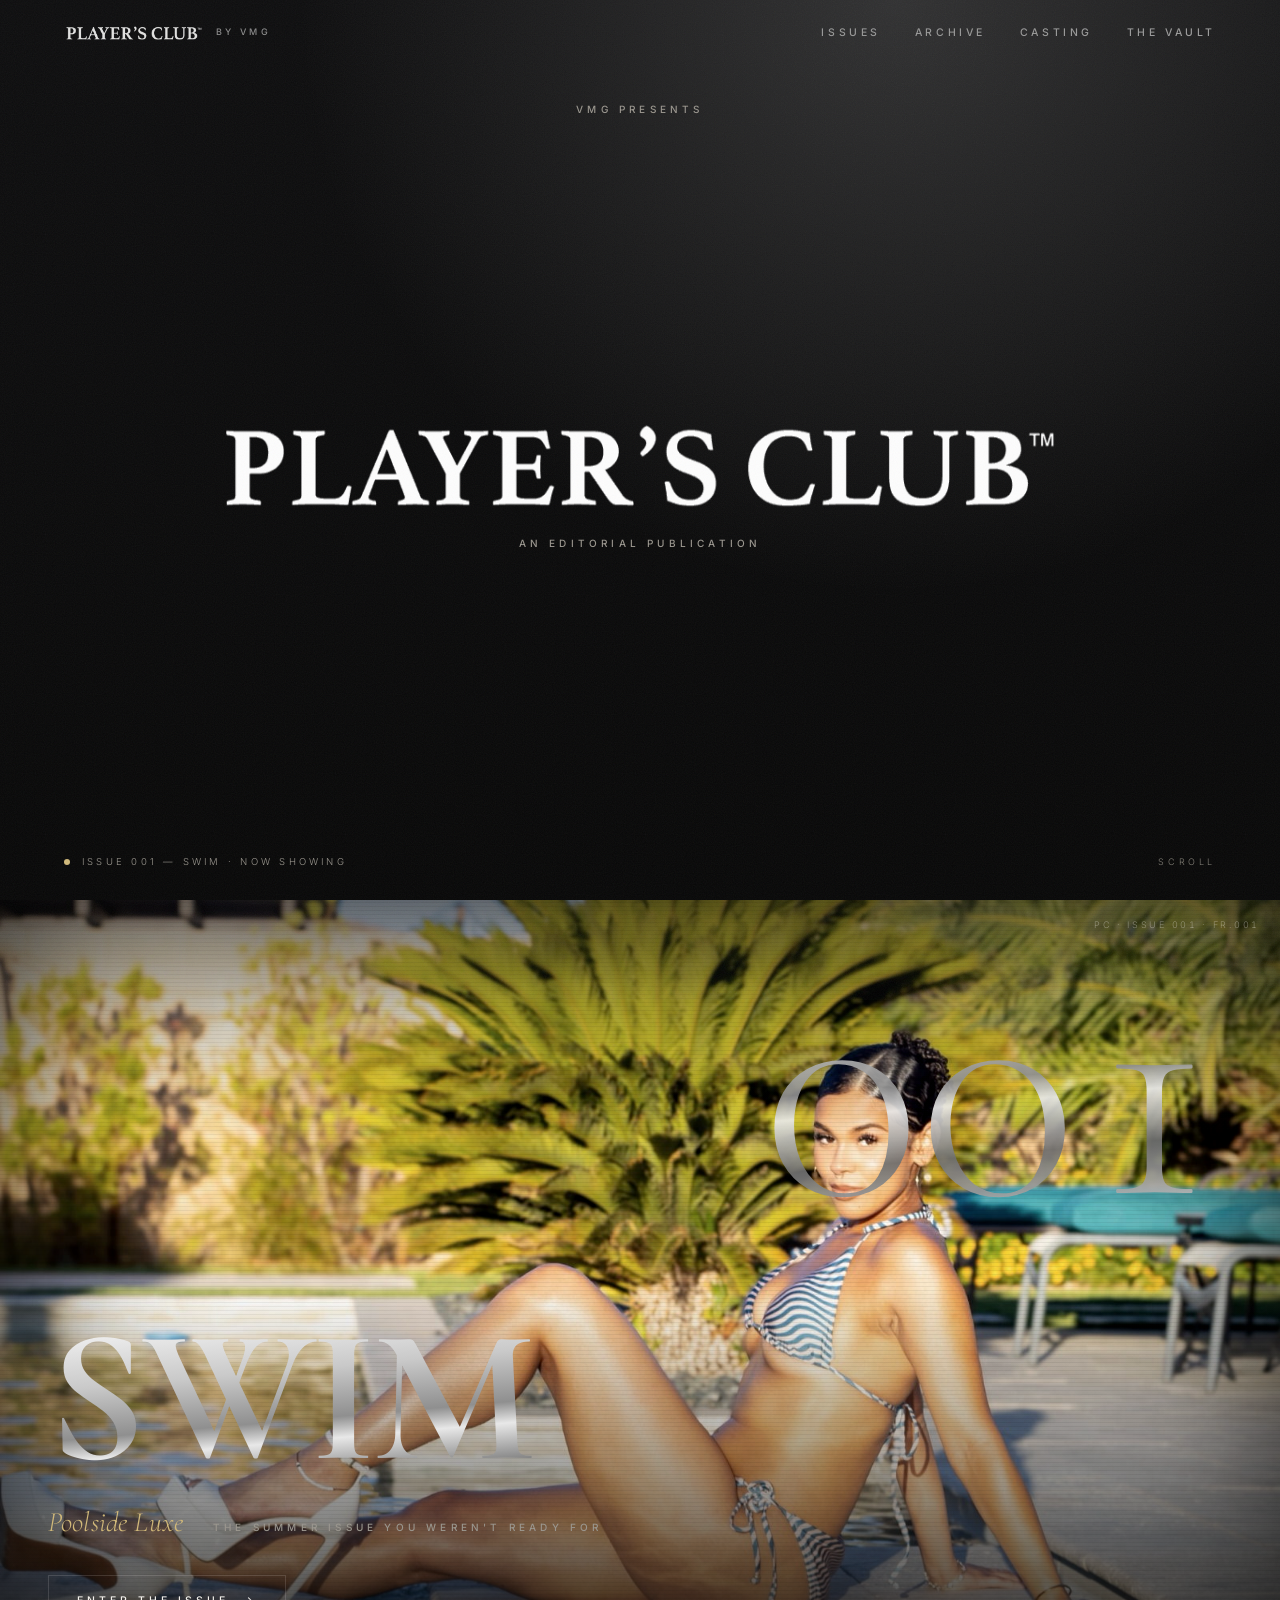
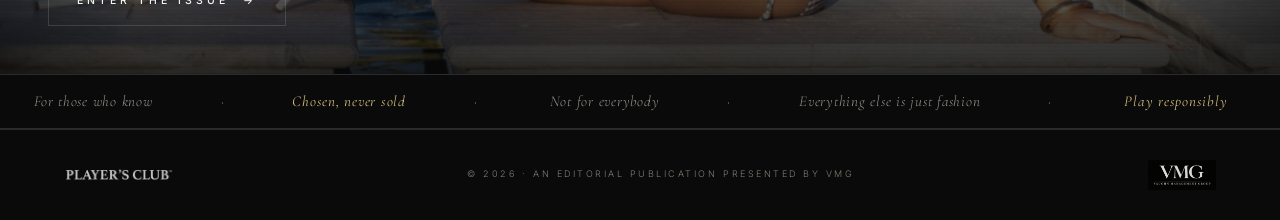
<file: index.html>
<!DOCTYPE html>
<html lang="en">
<head>
<meta charset="utf-8">
<meta name="viewport" content="width=device-width, initial-scale=1">
<title>PLAYER'S CLUB™ — An Editorial Publication by VMG</title>
<meta name="description" content="PLAYER'S CLUB™ is an editorial publication presented by VMG. Issues, the archive, and the Vault. For those who know.">
<meta property="og:title" content="PLAYER'S CLUB™">
<meta property="og:description" content="An editorial publication presented by VMG. For those who know.">
<meta property="og:type" content="website">
<meta property="og:url" content="https://playersclubhq.com/">
<meta name="theme-color" content="#0A0A0A">
<link rel="icon" type="image/png" href="assets/img/favicon.png">
<link rel="apple-touch-icon" href="assets/img/favicon.png">
<link rel="preconnect" href="https://fonts.googleapis.com">
<link rel="preconnect" href="https://fonts.gstatic.com" crossorigin>
<link href="https://fonts.googleapis.com/css2?family=Cormorant+Garamond:ital,wght@0,300;0,400;0,500;1,300;1,400&family=Inter:wght@300;400;500;600&display=swap" rel="stylesheet">
<link rel="stylesheet" href="assets/css/club.css">
<style>
  .hero{position:relative;min-height:100svh;display:flex;flex-direction:column;overflow:hidden}
  .hero__art{position:absolute;inset:0}
  .hero__top{position:relative;z-index:2;text-align:center;padding-top:96px}
  .hero__center{position:relative;z-index:2;flex:1;display:flex;flex-direction:column;align-items:center;justify-content:center;gap:26px;padding:0 var(--pad)}
  .hero__center img{width:min(88vw,860px);height:auto}
  .hero__bottom{position:relative;z-index:2;display:flex;align-items:center;justify-content:space-between;gap:18px;padding:0 var(--pad) 30px}
  .hero__bottom .live{display:flex;align-items:center;gap:12px;font-size:9.5px;letter-spacing:.34em;text-transform:uppercase;color:var(--dim)}
  .hero__bottom .live i{width:6px;height:6px;border-radius:50%;background:var(--gold);animation:pulse 2.2s infinite}
  @keyframes pulse{0%,100%{opacity:1}50%{opacity:.25}}
  .hero__scroll{font-size:9px;letter-spacing:.4em;text-transform:uppercase;color:var(--faint);animation:sink 2.6s ease-in-out infinite}
  @keyframes sink{0%,100%{transform:translateY(0)}50%{transform:translateY(6px)}}

  .cover-link{display:block;position:relative}
  .cover{min-height:86vh}
  .cover::before{content:"";position:absolute;inset:0;z-index:1;background:
    linear-gradient(180deg,rgba(10,10,10,.3) 0%,transparent 30%,transparent 50%,rgba(10,10,10,.78) 100%)}
  .cover .numeral{z-index:2}
  .cover .numeral{position:absolute;right:clamp(8px,4vw,60px);top:clamp(16px,6vh,60px);opacity:.92}
  .cover__title{font-family:var(--serif);font-size:clamp(64px,15vw,190px);line-height:.85;letter-spacing:-.02em}
  .cover__sub{display:flex;flex-wrap:wrap;gap:14px 30px;align-items:baseline;margin-top:20px}
  .cover__sub .lux{font-family:var(--serif);font-style:italic;font-size:clamp(18px,3vw,28px);color:var(--gold)}
  .cover-link .btn{margin-top:30px}

</style>
<meta property="og:image" content="https://playersclubhq.com/assets/photos/swim-001/issue-cover.jpg">
<meta property="og:site_name" content="PLAYER'S CLUB™">
<meta name="twitter:card" content="summary_large_image">
<link rel="canonical" href="https://playersclubhq.com/">
<link rel="manifest" href="/site.webmanifest">
<meta name="apple-mobile-web-app-title" content="PLAYER'S CLUB">
<meta name="apple-mobile-web-app-status-bar-style" content="black-translucent">
<script>document.documentElement.classList.add("js");</script>
</head>
<body>
<a class="skip" href="#main">Skip to content</a>
<div class="grain" aria-hidden="true"></div>

<nav class="nav" aria-label="Primary">
  <a class="nav__mark" href="./">
    <img src="assets/img/wordmark-white.png" alt="PLAYER'S CLUB™" decoding="async">
    <span class="nav__pub">by VMG</span>
  </a>
  <div class="nav__links">
    <a href="issues/">Issues</a>
    <a href="archive/">Archive</a>
    <a href="casting/">Casting</a>
    <a href="vault/">The Vault</a>
  </div>
  <button class="nav__burger" aria-label="Menu" aria-expanded="false"><span></span><span></span></button>
</nav>
<div class="menu">
  <a href="issues/"><small>01</small> Issues</a>
  <a href="archive/"><small>02</small> Archive</a>
  <a href="casting/"><small>03</small> Casting</a>
  <a href="vault/"><small>04</small> The Vault</a>
</div>

<header class="hero">
  <div class="hero__art art-noir"></div>
  <div class="hero__top rv in">
    <span class="eyebrow">VMG Presents</span>
  </div>
  <div class="hero__center">
    <img class="rv in" src="assets/img/wordmark-white.png" alt="PLAYER'S CLUB™" decoding="async" fetchpriority="high">
    <span class="eyebrow rv in rv-d1">An Editorial Publication</span>
  </div>
  <div class="hero__bottom">
    <span class="live"><i></i> Issue 001 — Swim · Now Showing</span>
    <span class="hero__scroll">Scroll</span>
  </div>
</header>

<main id="main">
  <!-- CURRENT ISSUE -->
  <a class="cover-link" id="issue" href="issues/swim-001/">
    <figure class="plate cover art-pool rv">
      <img class="plate__photo kb" src="assets/photos/swim-001/cover.jpg" alt="" decoding="async" loading="lazy" srcset="assets/photos/swim-001/cover-sm.jpg 800w, assets/photos/swim-001/cover-md.jpg 1200w, assets/photos/swim-001/cover.jpg 1600w" sizes="100vw">
      <span class="plate__frame">PC · ISSUE 001 · FR.001</span>
      <div class="numeral chrome-text" aria-hidden="true">001</div>
      <figcaption class="plate__body">
        <h1 class="cover__title chrome-text">SWIM</h1>
        <div class="cover__sub">
          <span class="lux">Poolside Luxe</span>
          <span class="eyebrow">The Summer Issue You Weren't Ready For</span>
        </div>
        <span class="btn">Enter the Issue <span class="arr">→</span></span>
      </figcaption>
    </figure>
  </a>

  <!-- TICKER -->
  <div class="ticker" aria-hidden="true">
    <div class="ticker__track">
      <span>For those who know</span><span>·</span><span><b>Chosen, never sold</b></span><span>·</span>
      <span>Not for everybody</span><span>·</span><span>Everything else is just fashion</span><span>·</span>
      <span><b>Play responsibly</b></span><span>·</span>
    </div>
  </div>

</main>

<footer class="foot">
  <img class="foot__mark" src="assets/img/wordmark-white.png" alt="PLAYER'S CLUB™" decoding="async" loading="lazy">
  <small>© <span data-year>2026</span> · An editorial publication presented by VMG</small>
  <img class="foot__vmg" src="assets/img/vmg-logo.png" alt="VMG — Vaughn Management Group" decoding="async" loading="lazy">
</footer>

<script src="assets/js/club.js"></script>
</body>
</html>
</file>
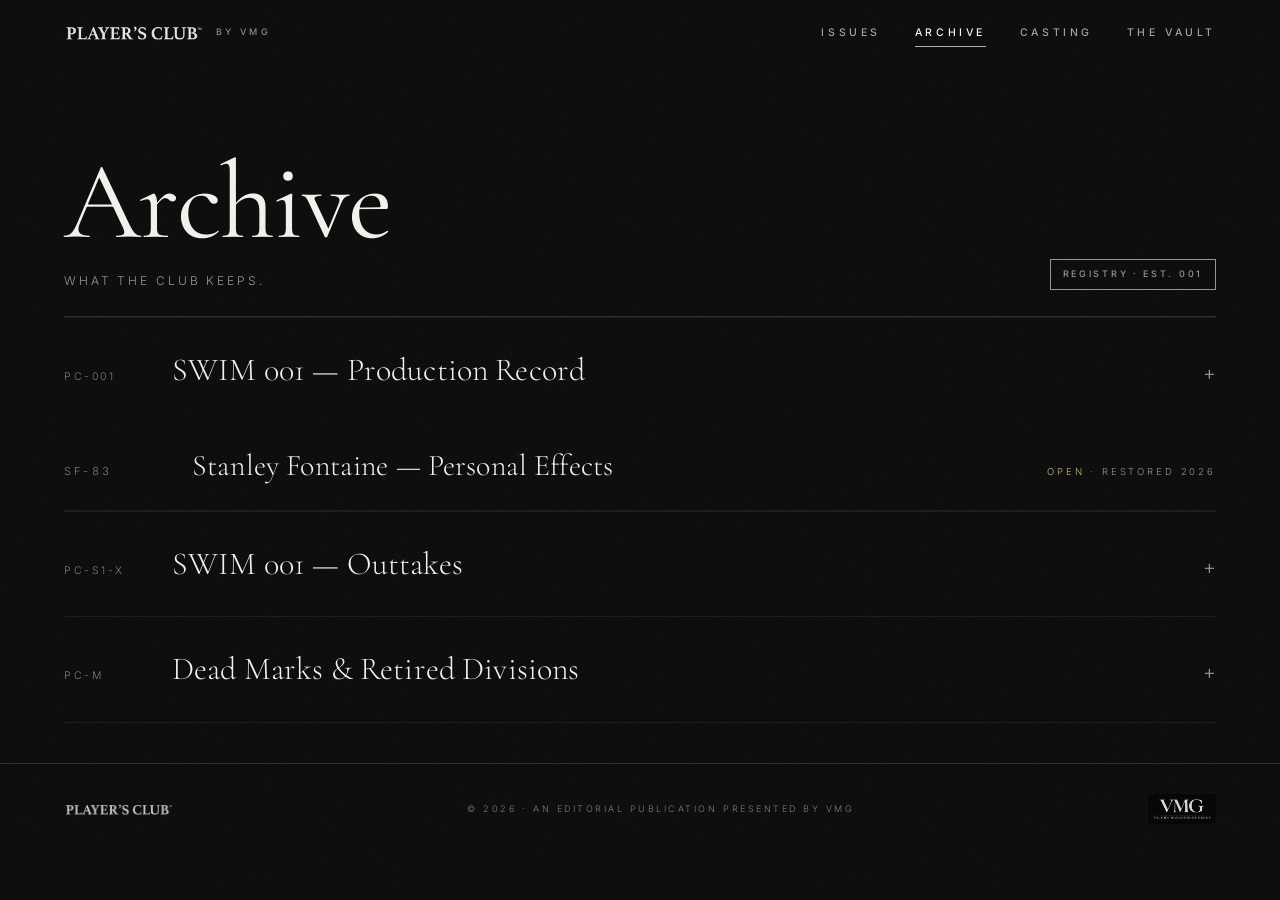
<file: archive/index.html>
<!DOCTYPE html>
<html lang="en">
<head>
<meta charset="utf-8">
<meta name="viewport" content="width=device-width, initial-scale=1">
<title>Archive — PLAYER'S CLUB™</title>
<meta name="description" content="The historical record of PLAYER'S CLUB™. Productions, contact sheets, retired marks, and collections the Club keeps.">
<meta property="og:title" content="Archive — PLAYER'S CLUB™">
<meta property="og:description" content="The record. What the Club keeps.">
<meta name="theme-color" content="#0A0A0A">
<link rel="icon" type="image/png" href="../assets/img/favicon.png">
<link rel="preconnect" href="https://fonts.googleapis.com">
<link rel="preconnect" href="https://fonts.gstatic.com" crossorigin>
<link href="https://fonts.googleapis.com/css2?family=Cormorant+Garamond:ital,wght@0,300;0,400;0,500;1,300;1,400&family=Inter:wght@300;400;500;600&display=swap" rel="stylesheet">
<link rel="stylesheet" href="../assets/css/club.css">
<style>
  .page-head{padding:150px var(--pad) 26px;display:flex;flex-wrap:wrap;align-items:flex-end;justify-content:space-between;gap:24px}
  .page-head h1{font-family:var(--serif);font-weight:400;font-size:clamp(48px,10vw,110px);line-height:.95;letter-spacing:-.015em}
  .page-head p{color:var(--dim);font-size:12px;letter-spacing:.24em;text-transform:uppercase;margin-top:16px}
  .registry-note{
    padding:0 var(--pad) 44px;color:var(--faint);font-size:10px;letter-spacing:.3em;text-transform:uppercase;
  }
  .marks-grid{display:grid;grid-template-columns:repeat(auto-fit,minmax(min(240px,44vw),1fr));gap:10px;padding:6px 0 34px}
  .marks-grid .plate{aspect-ratio:4/3;align-items:center;justify-content:center;display:flex}
  .marks-grid .plate img{position:relative;z-index:2;width:62%;height:auto;opacity:.85;margin:auto}
  .marks-grid .plate .tag{position:absolute;bottom:12px;left:14px;z-index:2;font-size:8.5px;letter-spacing:.3em;text-transform:uppercase;color:var(--faint)}
  .prod-grid{display:grid;grid-template-columns:repeat(auto-fit,minmax(min(220px,46vw),1fr));gap:10px;padding:6px 0 16px}
  .prod-grid .plate{aspect-ratio:4/5}
  .prod-note{padding:0 0 34px;color:var(--dim);font-size:11px;letter-spacing:.05em;max-width:520px;line-height:1.8}
</style>
<meta property="og:image" content="https://playersclubhq.com/assets/photos/archive/outtakes/out-01.jpg">
<meta property="og:url" content="https://playersclubhq.com/archive/">
<meta property="og:type" content="website">
<meta property="og:site_name" content="PLAYER'S CLUB™">
<meta name="twitter:card" content="summary_large_image">
<link rel="canonical" href="https://playersclubhq.com/archive/">
<link rel="apple-touch-icon" href="/assets/img/apple-touch-icon.png">
<link rel="manifest" href="/site.webmanifest">
<meta name="apple-mobile-web-app-title" content="PLAYER'S CLUB">
<meta name="apple-mobile-web-app-status-bar-style" content="black-translucent">
<script>document.documentElement.classList.add("js");</script>
</head>
<body>
<a class="skip" href="#main">Skip to content</a>
<div class="grain" aria-hidden="true"></div>

<nav class="nav" aria-label="Primary">
  <a class="nav__mark" href="../">
    <img src="../assets/img/wordmark-white.png" alt="PLAYER'S CLUB™" decoding="async">
    <span class="nav__pub">by VMG</span>
  </a>
  <div class="nav__links">
    <a href="../issues/">Issues</a>
    <a href="./" aria-current="page">Archive</a>
    <a href="../casting/">Casting</a>
    <a href="../vault/">The Vault</a>
  </div>
  <button class="nav__burger" aria-label="Menu" aria-expanded="false"><span></span><span></span></button>
</nav>
<div class="menu">
  <a href="../issues/"><small>01</small> Issues</a>
  <a href="./"><small>02</small> Archive</a>
  <a href="../casting/"><small>03</small> Casting</a>
  <a href="../vault/"><small>04</small> The Vault</a>
</div>

<header class="page-head">
  <div>
    <h1 class="rv in">Archive</h1>
    <p class="rv in rv-d1">What the Club keeps.</p>
  </div>
  <span class="stamp rv in rv-d2">Registry · Est. 001</span>
</header>

<main id="main" style="padding:0 var(--pad) 40px">

  <div class="ledger">

    <!-- SWIM 001 PRODUCTION RECORD -->
    <details class="gal" id="pc-001">
      <summary>
        <span class="no">PC-001</span>
        <span class="t serif" style="font-family:var(--serif);font-size:clamp(22px,3.6vw,32px)">SWIM 001 — Production Record</span>
        <span class="x">+</span>
      </summary>
      <p class="gal__note">Before it was SWIM 001 it was <strong style="color:var(--white);font-weight:500">PROJECT 000</strong>. The paper it started on: a private invite sent to a short list, and the call sheet that followed. Thursday, August 14th 2025 — Blue Diamond, five to eight, strict. Models who did not attend are withheld.</p>
      <div class="prod-grid">
        <figure class="plate plate--doc" data-set-title="PROJECT 000 — The Invitation" data-photos="../assets/photos/archive/project-000/invite-01.jpg,../assets/photos/archive/project-000/invite-02.jpg,../assets/photos/archive/project-000/invite-03.jpg" data-captions="The Invitation|The Invitation|The Invitation">
          <img class="plate__photo" src="../assets/photos/archive/project-000/invite-01-sm.jpg" alt="PROJECT 000 invitation, page one" loading="lazy" decoding="async">
          <span class="plate__frame">DOC 000/A</span>
          <span class="cap">The Invitation · 3pp</span>
        </figure>
        <figure class="plate plate--doc" data-set-title="PROJECT 000 — Call Sheet" data-photos="../assets/photos/archive/project-000/call-01.jpg,../assets/photos/archive/project-000/call-02.jpg,../assets/photos/archive/project-000/call-03.jpg,../assets/photos/archive/project-000/call-04.jpg,../assets/photos/archive/project-000/call-05.jpg,../assets/photos/archive/project-000/call-06.jpg" data-captions="Call Sheet|Call Sheet|Call Sheet|Call Sheet · roster redacted|Call Sheet|Call Sheet">
          <img class="plate__photo" src="../assets/photos/archive/project-000/call-01-sm.jpg" alt="PROJECT 000 call sheet, page one" loading="lazy" decoding="async">
          <span class="plate__frame">DOC 000/B</span>
          <span class="cap">Call Sheet · 6pp</span>
        </figure>
      </div>
      <p class="prod-note">Production note, undated: <em style="font-family:var(--serif)">"Shot past golden hour. Nobody wanted to leave. That's the issue."</em></p>
      <a class="btn" style="margin-bottom:34px" href="../issues/swim-001/">Open the Issue <span class="arr">→</span></a>
    </details>

    <!-- STANLEY FONTAINE -->
    <a class="ledger__row" href="stanley-fontaine/">
      <span class="no">SF-83</span>
      <span class="name">Stanley Fontaine — Personal Effects</span>
      <span class="meta"><span class="tag">Open</span> · Restored 2026</span>
    </a>

    <!-- DEAD MARKS -->
    <details class="gal" id="outtakes">
      <summary>
        <span class="no">PC-S1-X</span>
        <span class="t" style="font-family:var(--serif);font-size:clamp(22px,3.6vw,32px)">SWIM 001 — Outtakes</span>
        <span class="x">+</span>
      </summary>
      <p class="gal__note">Unretouched. Never featured. Filed August 2025 — the frames that stayed in the drawer.</p>
      <div class="marks-grid">
        <figure class="plate art-golden" data-set-title="SWIM 001 — Outtakes" data-photos="../assets/photos/archive/outtakes/out-01.jpg,../assets/photos/archive/outtakes/out-02.jpg,../assets/photos/archive/outtakes/out-03.jpg,../assets/photos/archive/outtakes/out-04.jpg"><img class="plate__photo" src="../assets/photos/archive/outtakes/out-01.jpg" alt="" loading="lazy" srcset="../assets/photos/archive/outtakes/out-01-sm.jpg 800w, ../assets/photos/archive/outtakes/out-01.jpg 2000w" sizes="(max-width:700px) 46vw, 280px" decoding="async"><span class="tag">Frame 01 · Never ran</span></figure>
        <figure class="plate art-pool" data-set-title="SWIM 001 — Outtakes" data-photos="../assets/photos/archive/outtakes/out-02.jpg,../assets/photos/archive/outtakes/out-03.jpg,../assets/photos/archive/outtakes/out-04.jpg,../assets/photos/archive/outtakes/out-01.jpg"><img class="plate__photo" src="../assets/photos/archive/outtakes/out-02.jpg" alt="" loading="lazy" srcset="../assets/photos/archive/outtakes/out-02-sm.jpg 800w, ../assets/photos/archive/outtakes/out-02.jpg 1333w" sizes="(max-width:700px) 46vw, 280px" decoding="async"><span class="tag">Frame 02 · Never ran</span></figure>
        <figure class="plate art-dusk" data-set-title="SWIM 001 — Outtakes" data-photos="../assets/photos/archive/outtakes/out-03.jpg,../assets/photos/archive/outtakes/out-04.jpg,../assets/photos/archive/outtakes/out-01.jpg,../assets/photos/archive/outtakes/out-02.jpg"><img class="plate__photo" src="../assets/photos/archive/outtakes/out-03.jpg" alt="" loading="lazy" srcset="../assets/photos/archive/outtakes/out-03-sm.jpg 800w, ../assets/photos/archive/outtakes/out-03.jpg 1333w" sizes="(max-width:700px) 46vw, 280px" decoding="async"><span class="tag">Frame 03 · Never ran</span></figure>
        <figure class="plate art-noir" data-set-title="SWIM 001 — Outtakes" data-photos="../assets/photos/archive/outtakes/out-04.jpg,../assets/photos/archive/outtakes/out-01.jpg,../assets/photos/archive/outtakes/out-02.jpg,../assets/photos/archive/outtakes/out-03.jpg"><img class="plate__photo" src="../assets/photos/archive/outtakes/out-04.jpg" alt="" loading="lazy" srcset="../assets/photos/archive/outtakes/out-04-sm.jpg 800w, ../assets/photos/archive/outtakes/out-04.jpg 1333w" sizes="(max-width:700px) 46vw, 280px" decoding="async"><span class="tag">Frame 04 · Never ran</span></figure>
      </div>
    </details>

    <details class="gal" id="dead-marks">
      <summary>
        <span class="no">PC-M</span>
        <span class="t" style="font-family:var(--serif);font-size:clamp(22px,3.6vw,32px)">Dead Marks &amp; Retired Divisions</span>
        <span class="x">+</span>
      </summary>
      <p class="gal__note">Identity work from earlier lives of the Club. Retired, not forgotten. Every mark below was real once — some may come back when the time is right.</p>
      <div class="marks-grid">
        <figure class="plate art-ivory"><img src="../assets/img/lifestyle-white.png" alt="PLAYER'S CLUB™ Lifestyle" loading="lazy" decoding="async"><span class="tag">Lifestyle · Apparel</span></figure>
        <figure class="plate art-ivory"><img src="../assets/img/media-white.png" alt="PLAYER'S CLUB™ Media" loading="lazy" decoding="async"><span class="tag">Media · Production</span></figure>
        <figure class="plate art-ivory"><img src="../assets/img/presents-white.png" alt="PLAYER'S CLUB™ Presents" loading="lazy" decoding="async"><span class="tag">Presents · Events</span></figure>
        <figure class="plate art-ivory"><img src="../assets/img/resort-white.png" alt="PLAYER'S CLUB™ Resort" loading="lazy" decoding="async"><span class="tag">Resort · Concept</span></figure>
        <figure class="plate art-ivory"><img src="../assets/img/pc-signature.png" alt="The Signature Mark™" loading="lazy" decoding="async"><span class="tag">The Signature Mark™</span></figure>
      </div>
    </details>

  </div>
</main>

<footer class="foot">
  <img class="foot__mark" src="../assets/img/wordmark-white.png" alt="PLAYER'S CLUB™" decoding="async" loading="lazy">
  <small>© <span data-year>2026</span> · An editorial publication presented by VMG</small>
  <img class="foot__vmg" src="../assets/img/vmg-logo.png" alt="VMG — Vaughn Management Group" decoding="async" loading="lazy">
</footer>

<script src="../assets/js/club.js"></script>
</body>
</html>
</file>
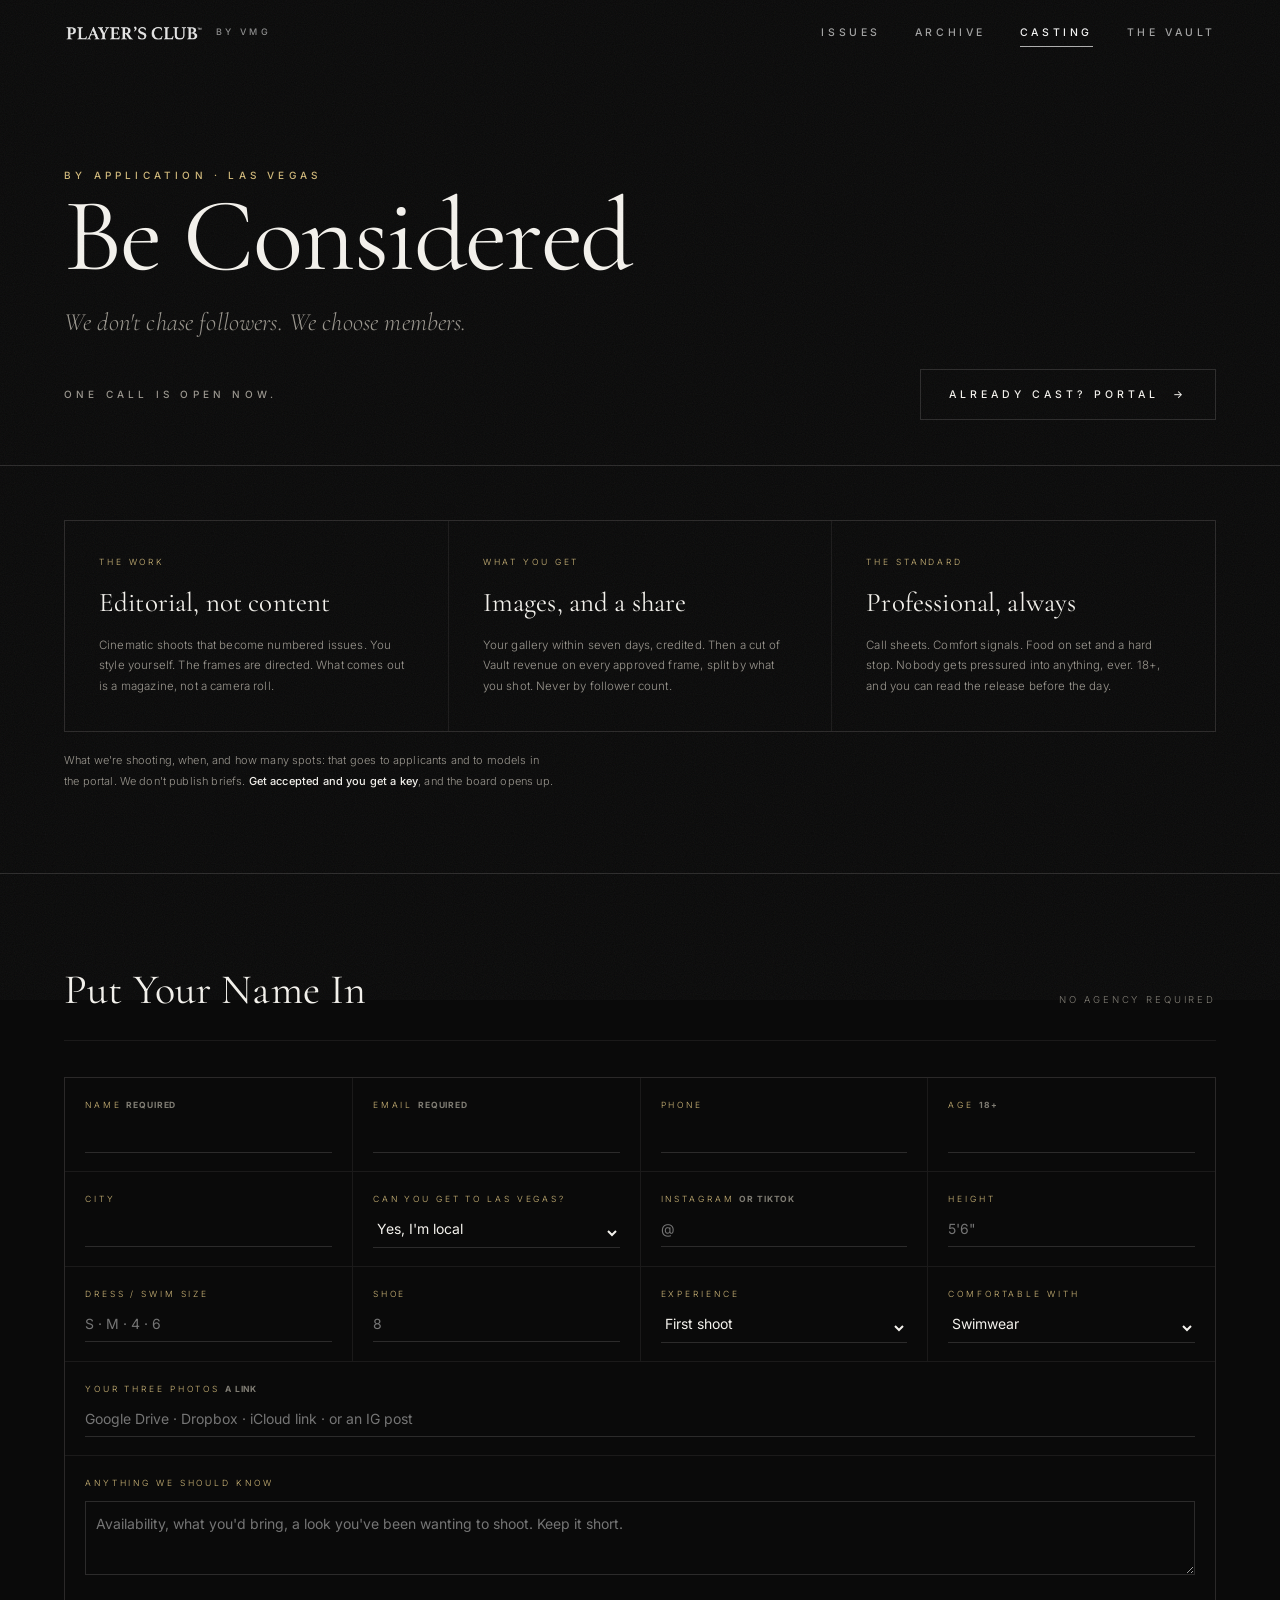
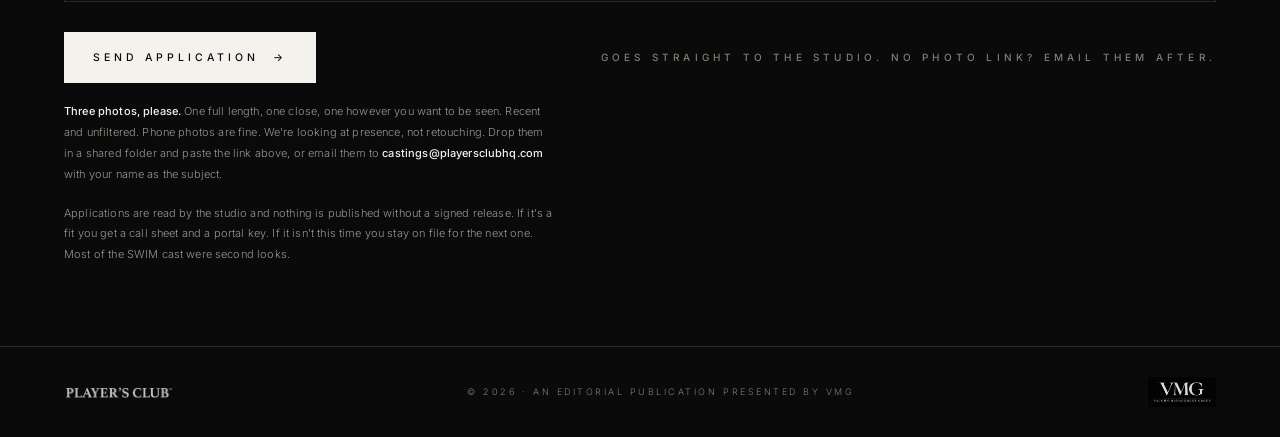
<file: casting/index.html>
<!DOCTYPE html>
<html lang="en" class="no-js">
<head>
<meta charset="utf-8">
<meta name="viewport" content="width=device-width, initial-scale=1">
<title>Be Considered — PLAYER'S CLUB™</title>
<meta name="description" content="Interested in modelling, or being part of a project? PLAYER'S CLUB™ casts by application. Presented by VMG.">
<meta property="og:title" content="Be Considered — PLAYER'S CLUB™">
<meta property="og:description" content="We don't chase followers. We choose members.">
<meta property="og:image" content="https://playersclubhq.com/assets/photos/swim-001/issue-cover.jpg">
<meta property="og:url" content="https://playersclubhq.com/casting/">
<meta property="og:type" content="website">
<meta property="og:site_name" content="PLAYER'S CLUB™">
<meta name="twitter:card" content="summary_large_image">
<link rel="canonical" href="https://playersclubhq.com/casting/">
<meta name="theme-color" content="#0A0A0A">
<link rel="icon" type="image/png" href="../assets/img/favicon.png">
<link rel="apple-touch-icon" href="/assets/img/apple-touch-icon.png">
<link rel="manifest" href="/site.webmanifest">
<meta name="apple-mobile-web-app-title" content="PLAYER'S CLUB">
<meta name="apple-mobile-web-app-status-bar-style" content="black-translucent">
<link rel="preconnect" href="https://fonts.googleapis.com">
<link rel="preconnect" href="https://fonts.gstatic.com" crossorigin>
<link href="https://fonts.googleapis.com/css2?family=Cormorant+Garamond:ital,wght@0,300;0,400;0,500;1,300;1,400&family=Inter:wght@300;400;500;600&display=swap" rel="stylesheet">
<link rel="stylesheet" href="../assets/css/club.css">
<script>document.documentElement.classList.add("js");</script>
<style>
  .ap{display:grid;grid-template-columns:repeat(auto-fit,minmax(min(240px,100%),1fr));gap:1px;background:var(--hair-soft);border:1px solid var(--hair-soft)}
  .ap label{background:var(--black);padding:20px 20px 18px;display:block}
  .ap label.wide{grid-column:1/-1}
  .ap span{display:block;font-size:8.5px;letter-spacing:.34em;text-transform:uppercase;color:var(--gold);margin-bottom:11px}
  .ap input,.ap select,.ap textarea{
    width:100%;background:transparent;border:0;border-bottom:1px solid var(--hair);color:var(--white);
    font-family:var(--sans);font-size:14px;padding:0 0 9px;
  }
  .ap textarea{resize:vertical;min-height:74px;line-height:1.7;border:1px solid var(--hair);padding:10px}
  .ap input:focus,.ap select:focus,.ap textarea:focus{outline:none;border-color:var(--gold)}
  .ap select option{background:#0E0E0E;color:var(--white)}
  .ap .req{color:var(--faint);letter-spacing:.1em}
</style>
</head>
<body>
<a class="skip" href="#main">Skip to content</a>
<div class="grain" aria-hidden="true"></div>

<nav class="nav" aria-label="Primary">
  <a class="nav__mark" href="../">
    <img src="../assets/img/wordmark-white.png" alt="PLAYER'S CLUB™" decoding="async">
    <span class="nav__pub">by VMG</span>
  </a>
  <div class="nav__links">
    <a href="../issues/">Issues</a>
    <a href="../archive/">Archive</a>
    <a href="./" aria-current="page">Casting</a>
    <a href="../vault/">The Vault</a>
  </div>
  <button class="nav__burger" aria-label="Menu" aria-expanded="false"><span></span><span></span></button>
</nav>
<div class="menu">
  <a href="../issues/"><small>01</small> Issues</a>
  <a href="../archive/"><small>02</small> Archive</a>
  <a href="./"><small>03</small> Casting</a>
  <a href="../vault/"><small>04</small> The Vault</a>
</div>

<main id="main">
<header class="pf-head">
  <span class="eyebrow eyebrow--gold rv in">By application · Las Vegas</span>
  <h1 class="rv in">Be Considered</h1>
  <p class="lede rv in rv-d1">We don't chase followers. We choose members.</p>
  <div class="pf-head__row rv in rv-d2">
    <span class="eyebrow" id="statusLine">One call is open now.</span>
    <a class="btn" href="../portal/">Already cast? Portal <span class="arr">→</span></a>
  </div>
</header>

<section class="pf-sect pf-sect--tight">
  <div class="pf-grid rv">
    <div class="pf-card">
      <span class="k">The Work</span>
      <h3>Editorial, not content</h3>
      <p>Cinematic shoots that become numbered issues. You style yourself. The frames are directed. What comes out is a magazine, not a camera roll.</p>
    </div>
    <div class="pf-card">
      <span class="k">What You Get</span>
      <h3>Images, and a share</h3>
      <p>Your gallery within seven days, credited. Then a cut of Vault revenue on every approved frame, split by what you shot. Never by follower count.</p>
    </div>
    <div class="pf-card">
      <span class="k">The Standard</span>
      <h3>Professional, always</h3>
      <p>Call sheets. Comfort signals. Food on set and a hard stop. Nobody gets pressured into anything, ever. 18+, and you can read the release before the day.</p>
    </div>
  </div>
  <p class="pf-note rv">
    What we're shooting, when, and how many spots: that goes to applicants and to models in the portal.
    We don't publish briefs. <strong>Get accepted and you get a key</strong>, and the board opens up.
  </p>
</section>

<!-- APPLICATION -->
<section class="pf-sect" id="apply" style="border-top:1px solid var(--hair)">
  <div class="pf-sect__head rv">
    <h2>Put Your Name In</h2>
    <span class="idx">No agency required</span>
  </div>

  <form class="ap rv" id="apForm" autocomplete="on">
    <label><span>Name <b class="req">required</b></span><input name="name" required autocomplete="name"></label>
    <label><span>Email <b class="req">required</b></span><input name="email" type="email" required autocomplete="email" inputmode="email" autocapitalize="off"></label>
    <label><span>Phone</span><input name="phone" type="tel" autocomplete="tel" inputmode="tel"></label>
    <label><span>Age <b class="req">18+</b></span><input name="age" type="number" min="18" max="99" required inputmode="numeric"></label>
    <label><span>City</span><input name="city" required autocomplete="address-level2"></label>
    <label><span>Can you get to Las Vegas?</span>
      <select name="travel"><option>Yes, I'm local</option><option>Yes, I'd travel</option><option>Only if travel is covered</option><option>No</option></select>
    </label>
    <label><span>Instagram <b class="req">or TikTok</b></span><input name="social" placeholder="@" required></label>
    <label><span>Height</span><input name="height" placeholder="5'6&quot;"></label>
    <label><span>Dress / Swim Size</span><input name="size" placeholder="S · M · 4 · 6"></label>
    <label><span>Shoe</span><input name="shoe" placeholder="8"></label>
    <label><span>Experience</span>
      <select name="exp"><option>First shoot</option><option>A few shoots</option><option>Shoot regularly</option><option>Professional / signed</option></select>
    </label>
    <label><span>Comfortable with</span>
      <select name="comfort"><option>Swimwear</option><option>Swimwear + lingerie</option><option>Fashion / clothed only</option><option>Tell me more first</option></select>
    </label>
    <label class="wide"><span>Your three photos <b class="req">a link</b></span><input name="photos" type="url" inputmode="url" placeholder="Google Drive · Dropbox · iCloud link · or an IG post"></label>
    <label class="wide"><span>Anything we should know</span><textarea name="note" placeholder="Availability, what you'd bring, a look you've been wanting to shoot. Keep it short."></textarea></label>
  </form>

  <div class="pf-head__row rv" style="margin-top:30px">
    <a class="btn btn--solid" id="apSend" href="#">Send Application <span class="arr">→</span></a>
    <span class="eyebrow" style="color:var(--faint)" id="apHint">Goes straight to the studio. No photo link? Email them after.</span>
  </div>

  <p class="pf-note rv">
    <strong>Three photos, please.</strong> One full length, one close, one however you want to be seen.
    Recent and unfiltered. Phone photos are fine. We're looking at presence, not retouching.
    Drop them in a shared folder and paste the link above, or email them to
    <strong>castings@playersclubhq.com</strong> with your name as the subject.
  </p>
  <p class="pf-note rv">
    Applications are read by the studio and nothing is published without a signed release.
    If it's a fit you get a call sheet and a portal key. If it isn't this time you stay on file for the next one.
    Most of the SWIM cast were second looks.
  </p>
</section>
</main>

<footer class="foot">
  <img class="foot__mark" src="../assets/img/wordmark-white.png" alt="PLAYER'S CLUB™" decoding="async" loading="lazy">
  <small>© <span data-year>2026</span> · An editorial publication presented by VMG</small>
  <img class="foot__vmg" src="../assets/img/vmg-logo.png" alt="VMG — Vaughn Management Group" decoding="async" loading="lazy">
</footer>

<script src="../assets/js/club.js"></script>
<script>
(function () {
  /* public status only — never what we're shooting */
  fetch("../content/castings.json").then(function (r) { return r.json(); }).then(function (d) {
    if (d.status && d.status.line) document.getElementById("statusLine").textContent = d.status.line;
  }).catch(function () {});

  var form = document.getElementById("apForm"),
      send = document.getElementById("apSend"),
      hint = document.getElementById("apHint");

  /* where it goes: the studio's database. The public key can insert an
     application and nothing else; reading them takes a House login. */
  var DB = { url: "https://oghgufyayowoafbtrvjh.supabase.co", key: "sb_publishable_krmQVDhvrPTb2NjoHKrWPw_oIniiDPC" };
  var CALL = "no-boys-allowed";
  fetch("../content/castings.json").then(function (r) { return r.json(); }).then(function (d) { if (d.call) CALL = d.call; }).catch(function () {});

  function file(g) {
    return fetch(DB.url + "/rest/v1/applications", {
      method: "POST",
      headers: { "apikey": DB.key, "Authorization": "Bearer " + DB.key, "Content-Type": "application/json", "Prefer": "return=minimal" },
      body: JSON.stringify({
        call_id: CALL, name: g("name"), email: g("email").toLowerCase(), phone: g("phone") || null,
        city: g("city") || null, instagram: g("social") || null, height: g("height") || null,
        sizes: [g("size"), g("shoe") ? "shoe " + g("shoe") : ""].filter(Boolean).join(" · ") || null,
        experience: g("exp") || null, photos_url: g("photos") || null,
        note: ["Age " + g("age"), "Travel: " + g("travel"), "Comfortable with: " + g("comfort"), "", g("note")].join("\n").trim()
      })
    }).then(function (r) { if (!r.ok) throw new Error("db " + r.status); });
  }

  var sent = false;
  send.addEventListener("click", function (e) {
    e.preventDefault();
    if (sent) return;
    if (!form.reportValidity()) return;
    var f = new FormData(form), g = function (k) { return (f.get(k) || "").toString().trim(); };
    send.style.pointerEvents = "none"; hint.textContent = "Sending…";
    file(g).then(function () {
      sent = true;
      send.innerHTML = "Received <span class=\"arr\">✓</span>";
      hint.textContent = "You're in the studio's hands. " + (g("photos") ? "We have your photo link." : "Email your three photos to castings@playersclubhq.com with your name as the subject.");
      try { window.scrollTo({ top: send.getBoundingClientRect().top + window.pageYOffset - 120, behavior: "smooth" }); } catch (x) {}
    }).catch(function () {
      send.style.pointerEvents = "";
      hint.textContent = "Couldn't reach the studio. Opening your mail app instead.";
      mail(g);
    });
  });

  function mail(g) {
    var body = [
      "Name:        " + g("name"),
      "Email:       " + g("email"),
      "Phone:       " + g("phone"),
      "Age:         " + g("age"),
      "City:        " + g("city"),
      "Travel:      " + g("travel"),
      "Social:      " + g("social"),
      "Height:      " + g("height"),
      "Size:        " + g("size"),
      "Shoe:        " + g("shoe"),
      "Experience:  " + g("exp"),
      "Comfortable: " + g("comfort"),
      "Photos:      " + (g("photos") || "attached"),
      "",
      "Notes:",
      g("note") || "—",
      "",
      "— Attaching three photos: full length, close, and one of my choosing.",
      "",
      "Sent from playersclubhq.com/casting"
    ].join("\n");
    window.location.href = "mailto:castings@playersclubhq.com"
      + "?subject=" + encodeURIComponent("Casting Application — " + g("name"))
      + "&body=" + encodeURIComponent(body);
  }
})();
</script>
</body>
</html>
</file>
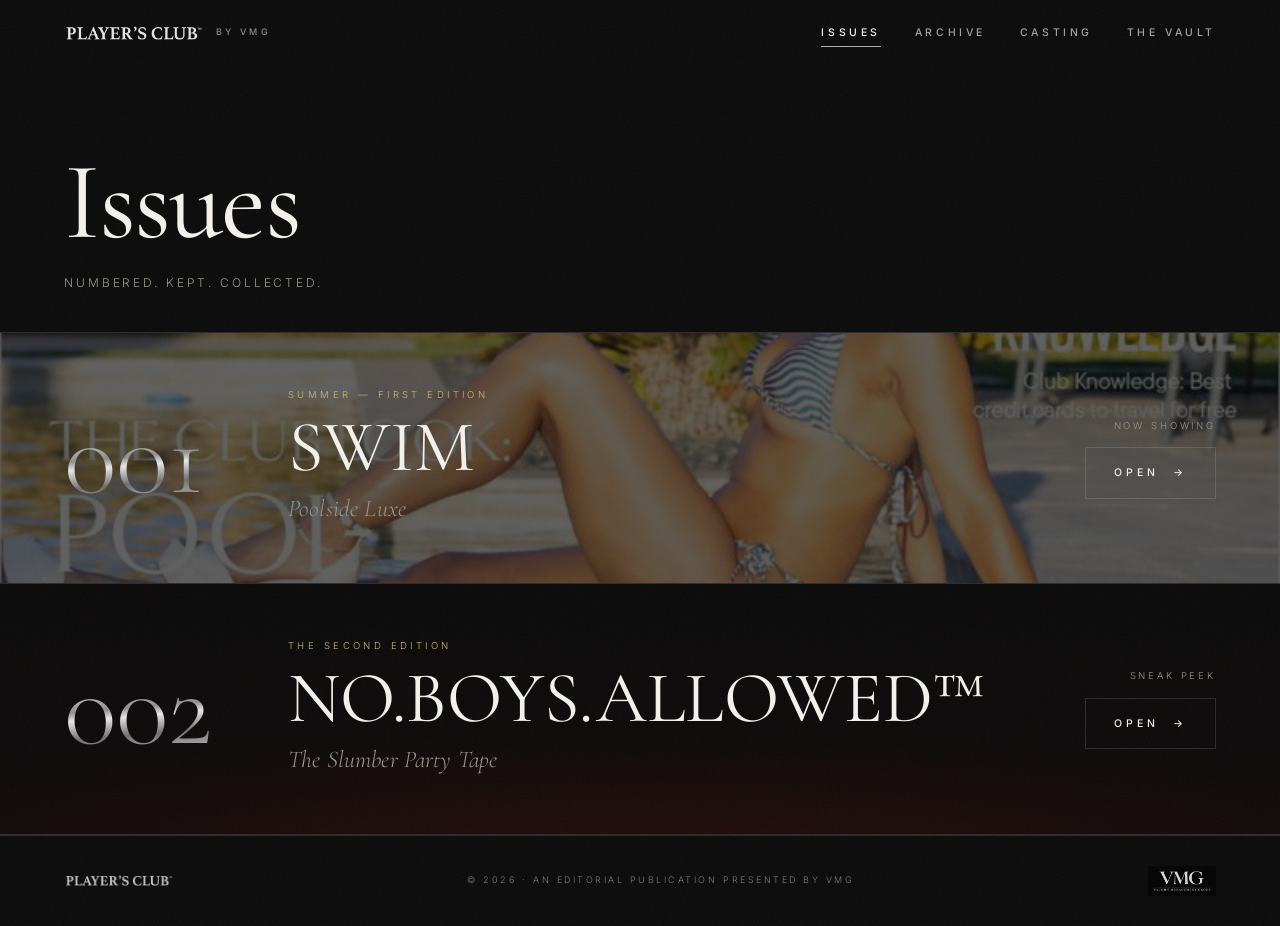
<file: issues/index.html>
<!DOCTYPE html>
<html lang="en">
<head>
<meta charset="utf-8">
<meta name="viewport" content="width=device-width, initial-scale=1">
<title>Issues — PLAYER'S CLUB™</title>
<meta name="description" content="The editions of PLAYER'S CLUB™. Issue No. 001 — SWIM · Poolside Luxe. Collect them.">
<meta property="og:title" content="Issues — PLAYER'S CLUB™">
<meta property="og:description" content="The editions. Collect them.">
<meta name="theme-color" content="#0A0A0A">
<link rel="icon" type="image/png" href="../assets/img/favicon.png">
<link rel="preconnect" href="https://fonts.googleapis.com">
<link rel="preconnect" href="https://fonts.gstatic.com" crossorigin>
<link href="https://fonts.googleapis.com/css2?family=Cormorant+Garamond:ital,wght@0,300;0,400;0,500;1,300;1,400&family=Inter:wght@300;400;500;600&display=swap" rel="stylesheet">
<link rel="stylesheet" href="../assets/css/club.css">
<style>
  .page-head{padding:150px var(--pad) 40px}
  .page-head h1{font-family:var(--serif);font-weight:400;font-size:clamp(48px,10vw,110px);line-height:.95;letter-spacing:-.015em}
  .page-head p{margin-top:18px;color:var(--dim);font-size:12px;letter-spacing:.24em;text-transform:uppercase}

  .edition{display:block;position:relative;border-top:1px solid var(--hair);overflow:hidden}
  .edition:last-of-type{border-bottom:1px solid var(--hair)}
  .edition__in{display:grid;grid-template-columns:minmax(90px,180px) 1fr auto;gap:clamp(16px,4vw,44px);align-items:center;padding:clamp(30px,6vh,60px) var(--pad);position:relative;z-index:2}
  .edition__num{font-family:var(--serif);font-size:clamp(46px,9vw,110px);line-height:.85}
  .edition__body .season{font-size:9.5px;letter-spacing:.36em;text-transform:uppercase;color:var(--gold);display:block;margin-bottom:10px}
  .edition__body h2{font-family:var(--serif);font-weight:400;font-size:clamp(34px,7vw,72px);line-height:.95}
  .edition__body .lux{font-family:var(--serif);font-style:italic;font-size:clamp(16px,2.6vw,24px);color:var(--dim);margin-top:8px;display:block}
  .edition__side{text-align:right;display:flex;flex-direction:column;align-items:flex-end;gap:14px}
  .edition__side .state{font-size:9.5px;letter-spacing:.3em;text-transform:uppercase;color:var(--dim)}
  .edition__wash{position:absolute;inset:0;opacity:.35;transition:opacity .5s}
  .edition:hover .edition__wash{opacity:.85}
  .edition--embargo .edition__num,.edition--embargo h2{color:var(--faint)}
  .edition--embargo .edition__wash{opacity:.12}
  .edition--embargo:hover .edition__wash{opacity:.2}
  @media (max-width:860px){
    .edition__in{grid-template-columns:1fr;gap:14px}
    .edition__side{align-items:flex-start;text-align:left}
  }
</style>
<meta property="og:image" content="https://playersclubhq.com/assets/photos/swim-001/issue-cover.jpg">
<meta property="og:url" content="https://playersclubhq.com/issues/">
<meta property="og:type" content="website">
<meta property="og:site_name" content="PLAYER'S CLUB™">
<meta name="twitter:card" content="summary_large_image">
<link rel="canonical" href="https://playersclubhq.com/issues/">
<link rel="apple-touch-icon" href="/assets/img/apple-touch-icon.png">
<link rel="manifest" href="/site.webmanifest">
<meta name="apple-mobile-web-app-title" content="PLAYER'S CLUB">
<meta name="apple-mobile-web-app-status-bar-style" content="black-translucent">
<script>document.documentElement.classList.add("js");</script>
</head>
<body>
<a class="skip" href="#main">Skip to content</a>
<div class="grain" aria-hidden="true"></div>

<nav class="nav" aria-label="Primary">
  <a class="nav__mark" href="../">
    <img src="../assets/img/wordmark-white.png" alt="PLAYER'S CLUB™" decoding="async">
    <span class="nav__pub">by VMG</span>
  </a>
  <div class="nav__links">
    <a href="./" aria-current="page">Issues</a>
    <a href="../archive/">Archive</a>
    <a href="../casting/">Casting</a>
    <a href="../vault/">The Vault</a>
  </div>
  <button class="nav__burger" aria-label="Menu" aria-expanded="false"><span></span><span></span></button>
</nav>
<div class="menu">
  <a href="./"><small>01</small> Issues</a>
  <a href="../archive/"><small>02</small> Archive</a>
  <a href="../casting/"><small>03</small> Casting</a>
  <a href="../vault/"><small>04</small> The Vault</a>
</div>

<header class="page-head">
  <h1 class="rv in">Issues</h1>
  <p class="rv in rv-d1">Numbered. Kept. Collected.</p>
</header>

<main id="main" data-content="issues" data-src="../content/issues.json">
  <a class="edition rv" href="swim-001/">
    <div class="edition__wash art-pool" style="background-image:url('../assets/photos/swim-001/issue-cover-sm.jpg');background-size:cover;background-position:center 58%"></div>
    <div class="edition__in">
      <span class="edition__num chrome-text">001</span>
      <div class="edition__body">
        <span class="season">Summer — First Edition</span>
        <h2>SWIM</h2>
        <span class="lux">Poolside Luxe</span>
      </div>
      <div class="edition__side">
        <span class="state">Now Showing</span>
        <span class="btn">Open <span class="arr">→</span></span>
      </div>
    </div>
  </a>

  <a class="edition rv" href="no-boys-allowed/">
    <div class="edition__wash art-red"></div>
    <div class="edition__in">
      <span class="edition__num chrome-text">002</span>
      <div class="edition__body">
        <span class="season">The Second Edition</span>
        <h2>NO.BOYS.ALLOWED™</h2>
        <span class="lux">The Slumber Party Tape</span>
      </div>
      <div class="edition__side">
        <span class="state">Sneak Peek</span>
        <span class="btn">Look <span class="arr">→</span></span>
      </div>
    </div>
  </a>
</main>

<footer class="foot">
  <img class="foot__mark" src="../assets/img/wordmark-white.png" alt="PLAYER'S CLUB™" decoding="async" loading="lazy">
  <small>© <span data-year>2026</span> · An editorial publication presented by VMG</small>
  <img class="foot__vmg" src="../assets/img/vmg-logo.png" alt="VMG — Vaughn Management Group" decoding="async" loading="lazy">
</footer>

<script src="../assets/js/club.js"></script>
</body>
</html>
</file>
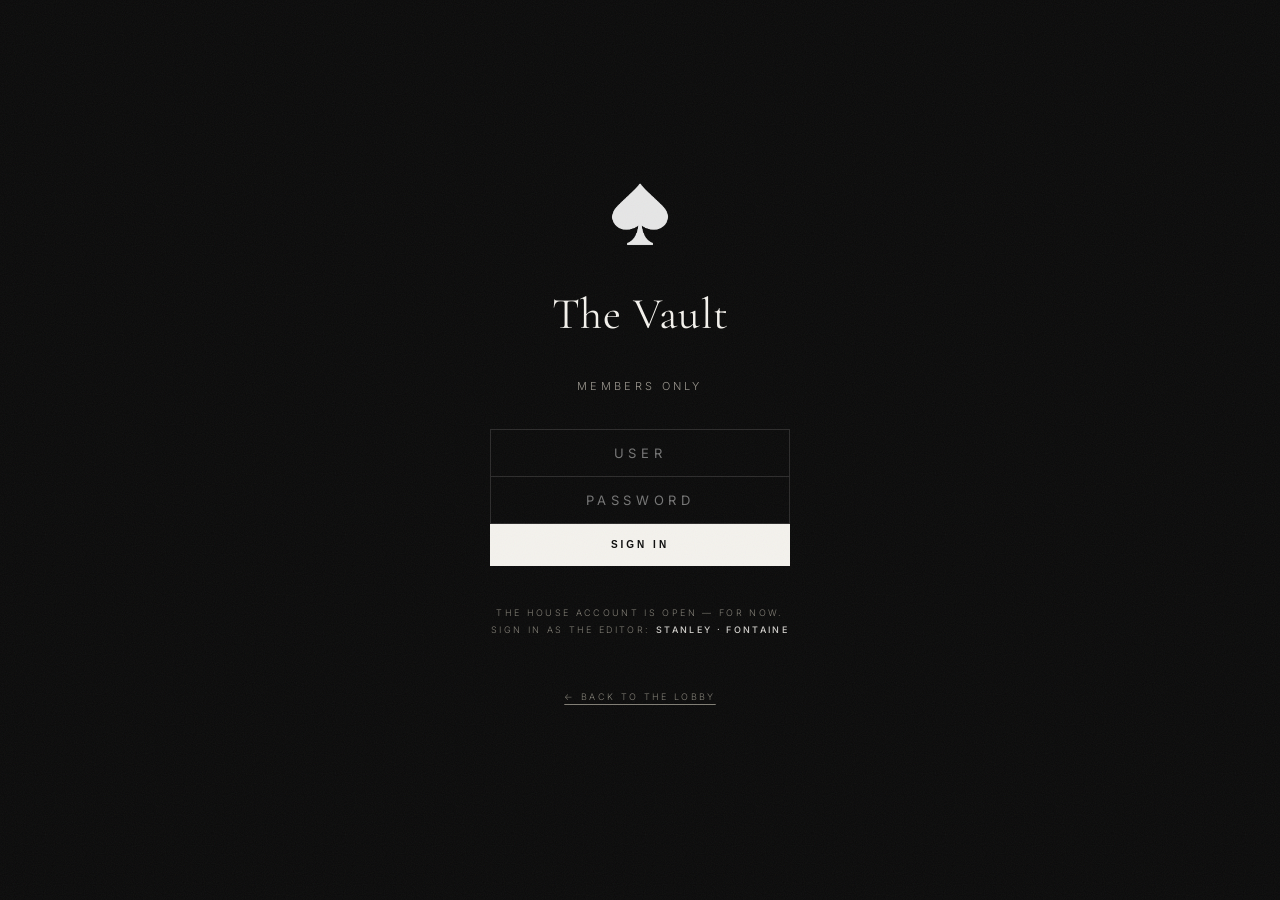
<file: vault/index.html>
<!DOCTYPE html>
<html lang="en">
<head>
<meta charset="utf-8">
<meta name="viewport" content="width=device-width, initial-scale=1">
<title>The Vault — PLAYER'S CLUB™</title>
<meta name="description" content="The Vault. Members only. The sets, the footage, the frames that never ran.">
<meta property="og:title" content="The Vault — PLAYER'S CLUB™">
<meta property="og:description" content="Members only. Access is earned, not asked for.">
<meta name="theme-color" content="#0A0A0A">
<link rel="icon" type="image/png" href="../assets/img/favicon.png">
<link rel="preconnect" href="https://fonts.googleapis.com">
<link rel="preconnect" href="https://fonts.gstatic.com" crossorigin>
<link href="https://fonts.googleapis.com/css2?family=Cormorant+Garamond:ital,wght@0,300;0,400;0,500;1,300;1,400&family=Inter:wght@300;400;500;600&display=swap" rel="stylesheet">
<link rel="stylesheet" href="../assets/css/club.css">
<meta name="robots" content="noindex,nofollow">
<link rel="apple-touch-icon" href="/assets/img/apple-touch-icon.png">
<link rel="manifest" href="/site.webmanifest">
<meta name="apple-mobile-web-app-title" content="PLAYER'S CLUB">
<meta name="apple-mobile-web-app-status-bar-style" content="black-translucent">
<script>document.documentElement.classList.add("js");</script>
</head>
<body>
<a class="skip" href="#main">Skip to content</a>
<div class="grain" aria-hidden="true"></div>

<!-- GATE -->
<div class="gate" id="gate" data-user="STANLEY" data-key="FONTAINE">
  <img src="../assets/img/acemark-white.png" alt="" decoding="async">
  <h1 class="serif">The Vault</h1>
  <p>Members Only</p>
  <form autocomplete="off">
    <input type="text" name="user" placeholder="User" aria-label="User" autocapitalize="characters" autocorrect="off" spellcheck="false" required>
    <input type="password" name="key" placeholder="Password" aria-label="Password" autocapitalize="characters" autocorrect="off" spellcheck="false" required>
    <button type="submit">Sign In</button>
  </form>
  <span class="gate__hint">The house account is open — for now.<br>Sign in as the Editor: <b style="color:rgba(244,242,237,.85);font-weight:500">STANLEY · FONTAINE</b></span>
  <a href="../" class="gate__hint" style="text-decoration:underline;text-underline-offset:4px">← Back to the lobby</a>
</div>

<div id="vault-inner" hidden>

<nav class="nav" aria-label="Primary">
  <a class="nav__mark" href="../">
    <img src="../assets/img/wordmark-white.png" alt="PLAYER'S CLUB™" decoding="async">
    <span class="nav__pub">by VMG</span>
  </a>
  <div class="nav__links">
    <a href="../issues/">Issues</a>
    <a href="../archive/">Archive</a>
    <a href="../casting/">Casting</a>
    <a href="./" aria-current="page">The Vault</a>
  </div>
  <button class="nav__burger" aria-label="Menu" aria-expanded="false"><span></span><span></span></button>
</nav>
<div class="menu">
  <a href="../issues/"><small>01</small> Issues</a>
  <a href="../archive/"><small>02</small> Archive</a>
  <a href="../casting/"><small>03</small> Casting</a>
  <a href="./"><small>04</small> The Vault</a>
</div>

<div data-content="vault" data-src="../content/vault.json">

<!-- FEATURED SET -->
<header class="billboard" data-photos="../assets/photos/swim-001/sets/karma/karma-01.jpg,../assets/photos/swim-001/sets/karma/karma-02.jpg,../assets/photos/swim-001/sets/karma/karma-03.jpg,../assets/photos/swim-001/sets/karma/karma-04.jpg,../assets/photos/swim-001/sets/karma/karma-05.jpg,../assets/photos/swim-001/sets/karma/karma-06.jpg,../assets/photos/swim-001/sets/karma/karma-07.jpg,../assets/photos/swim-001/sets/karma/karma-08.jpg" data-set-title="Karma — Uncut">
  <div class="billboard__art"><img class="kb" src="../assets/photos/swim-001/karma-02.jpg" alt="" srcset="../assets/photos/swim-001/karma-02-sm.jpg 800w, ../assets/photos/swim-001/karma-02-md.jpg 1200w, ../assets/photos/swim-001/karma-02.jpg 1600w" sizes="(max-width:700px) 50vw, 100vw" decoding="async" fetchpriority="high"></div>
  <div class="billboard__fade"></div>
  <div class="billboard__body">
    <span class="eyebrow eyebrow--gold rv in">Set 01 · Uncut</span>
    <h2 class="rv in">Karma — Uncut</h2>
    <p class="rv in rv-d1">The cover took one frame. She gave us forty-four.</p>
    <div class="billboard__cta rv in rv-d2"><span class="btn btn--solid">Open the Set <span class="arr">→</span></span></div>
  </div>
</header>

<main id="main">
  <!-- THE SETS -->
  <div class="vhead"><h3>The Sets</h3><span>Never published · Never public</span></div>
  <div class="vgrid">
    <article class="vset" data-set-title="Karma — Uncut" data-photos="../assets/photos/swim-001/sets/karma/karma-01.jpg,../assets/photos/swim-001/sets/karma/karma-02.jpg,../assets/photos/swim-001/sets/karma/karma-03.jpg,../assets/photos/swim-001/sets/karma/karma-04.jpg,../assets/photos/swim-001/sets/karma/karma-05.jpg,../assets/photos/swim-001/sets/karma/karma-06.jpg,../assets/photos/swim-001/sets/karma/karma-07.jpg,../assets/photos/swim-001/sets/karma/karma-08.jpg"><div class="vset__art"><img src="../assets/photos/swim-001/sets/karma/karma-02.jpg" alt="" loading="lazy" srcset="../assets/photos/swim-001/sets/karma/karma-02-sm.jpg 800w, ../assets/photos/swim-001/sets/karma/karma-02-md.jpg 1200w, ../assets/photos/swim-001/sets/karma/karma-02.jpg 1600w" sizes="(max-width:700px) 50vw, 340px" decoding="async"></div><span class="vset__no">Set 01</span><span class="vset__tag">Members</span><div class="vset__body"><span class="vset__t">Karma — Uncut</span><span class="vset__s">8 frames · two never featured</span></div></article>
    <article class="vset" data-set-title="Cherri — B-Sides" data-photos="../assets/photos/swim-001/sets/cherri/cherri-01.jpg,../assets/photos/swim-001/sets/cherri/cherri-02.jpg,../assets/photos/swim-001/sets/cherri/cherri-03.jpg,../assets/photos/swim-001/sets/cherri/cherri-04.jpg"><div class="vset__art"><img src="../assets/photos/swim-001/sets/cherri/cherri-02.jpg" alt="" loading="lazy" srcset="../assets/photos/swim-001/sets/cherri/cherri-02-sm.jpg 800w, ../assets/photos/swim-001/sets/cherri/cherri-02-md.jpg 1200w, ../assets/photos/swim-001/sets/cherri/cherri-02.jpg 1333w" sizes="(max-width:700px) 50vw, 340px" decoding="async"></div><span class="vset__no">Set 02</span><span class="vset__tag">Members</span><div class="vset__body"><span class="vset__t">Cherri — B-Sides</span><span class="vset__s">The red set · full sheet</span></div></article>
    <article class="vset" data-set-title="Kay Kay — Extended" data-photos="../assets/photos/swim-001/sets/kaykay/kaykay-01.jpg,../assets/photos/swim-001/sets/kaykay/kaykay-02.jpg"><div class="vset__art"><img src="../assets/photos/swim-001/sets/kaykay/kaykay-02.jpg" alt="" loading="lazy" srcset="../assets/photos/swim-001/sets/kaykay/kaykay-02-sm.jpg 800w, ../assets/photos/swim-001/sets/kaykay/kaykay-02-md.jpg 1200w, ../assets/photos/swim-001/sets/kaykay/kaykay-02.jpg 1333w" sizes="(max-width:700px) 50vw, 340px" decoding="async"></div><span class="vset__no">Set 03</span><span class="vset__tag vset__tag--hot">New</span><div class="vset__body"><span class="vset__t">Kay Kay — Extended</span><span class="vset__s">Las Vegas · unedited</span></div></article>
    <article class="vset" data-set-title="Naiomi" data-photos="../assets/photos/swim-001/sets/naiomi/naiomi-01.jpg,../assets/photos/swim-001/sets/naiomi/naiomi-02.jpg,../assets/photos/swim-001/sets/naiomi/naiomi-03.jpg"><div class="vset__art"><img src="../assets/photos/swim-001/sets/naiomi/naiomi-03.jpg" alt="" loading="lazy" srcset="../assets/photos/swim-001/sets/naiomi/naiomi-03-sm.jpg 800w, ../assets/photos/swim-001/sets/naiomi/naiomi-03-md.jpg 1200w, ../assets/photos/swim-001/sets/naiomi/naiomi-03.jpg 1333w" sizes="(max-width:700px) 50vw, 340px" decoding="async"></div><span class="vset__no">Set 04</span><span class="vset__tag">Members</span><div class="vset__body"><span class="vset__t">Naiomi</span><span class="vset__s">The frames that broke the internet</span></div></article>
    <article class="vset" data-set-title="Ivorie — The Host" data-photos="../assets/photos/swim-001/sets/ivorie/ivorie-02.jpg,../assets/photos/swim-001/sets/ivorie/ivorie-03.jpg,../assets/photos/swim-001/sets/ivorie/ivorie-04.jpg"><div class="vset__art"><img src="../assets/photos/swim-001/sets/ivorie/ivorie-02.jpg" alt="" loading="lazy" srcset="../assets/photos/swim-001/sets/ivorie/ivorie-02-sm.jpg 800w, ../assets/photos/swim-001/sets/ivorie/ivorie-02-md.jpg 1200w, ../assets/photos/swim-001/sets/ivorie/ivorie-02.jpg 1600w" sizes="(max-width:700px) 50vw, 340px" decoding="async"></div><span class="vset__no">Set 05</span><span class="vset__tag">Members</span><div class="vset__body"><span class="vset__t">Ivorie — The Host</span><span class="vset__s">Booked to host · went rogue</span></div></article>
    <article class="vset" data-set-title="After Hours" data-photos="../assets/photos/swim-001/sets/afterhours/duo-01.jpg"><div class="vset__art"><img src="../assets/photos/swim-001/sets/afterhours/duo-01.jpg" alt="" loading="lazy" srcset="../assets/photos/swim-001/sets/afterhours/duo-01-sm.jpg 800w, ../assets/photos/swim-001/sets/afterhours/duo-01-md.jpg 1200w, ../assets/photos/swim-001/sets/afterhours/duo-01.jpg 2000w" sizes="(max-width:700px) 50vw, 340px" decoding="async"></div><span class="vset__no">Set 06</span><span class="vset__tag">BTS</span><div class="vset__body"><span class="vset__t">After Hours</span><span class="vset__s">Cherri &amp; Karma · when cameras stop</span></div></article>
    <a class="vset vset--door vset--mark" href="after-dark/"><div class="vset__art"><img src="../assets/img/afterdark.png" alt="PLAYER'S CLUB After Dark" loading="lazy" decoding="async"></div><span class="vset__no">Set 07</span><span class="vset__tag vset__tag--red">21+</span><div class="vset__body"><span class="vset__s">The back room · enter</span></div></a>
  </div>

  <!-- FOOTAGE -->
  <div class="vhead"><h3>The Screening Room</h3><span>Silent · Members only</span></div>
  <section class="cinema" data-video="../assets/video/swim-001/the-cut.mp4">
    <div class="cinema__art">
      <img class="vfill" src="../assets/video/swim-001/the-cut-poster-blur.jpg" alt="" aria-hidden="true" loading="lazy" decoding="async">
      <img class="vmain" src="../assets/video/swim-001/the-cut-poster.jpg" alt="" loading="lazy" decoding="async">
      <span class="cinema__play">▶</span>
    </div>
    <div class="cinema__meta">
      <span class="eyebrow eyebrow--gold">The Deep Tape</span>
      <h2>SWIM 001 — The Cut</h2>
      <span class="cinema__s">3:32 · What the issue didn't show</span>
    </div>
  </section>
  <div class="vgrid vgrid--wide">
    <article class="vset vset--wide vset--film" data-video="../assets/video/swim-001/reel-01.mp4"><div class="vset__art"><img class="vfill" src="../assets/video/swim-001/reel-01-poster-blur.jpg" alt="" aria-hidden="true" loading="lazy" decoding="async"><img class="vmain" src="../assets/video/swim-001/reel-01-poster.jpg" alt="" loading="lazy" decoding="async"><span class="cinema__play cinema__play--sm">▶</span></div><span class="vset__tag">1:31</span><div class="vset__body"><span class="vset__t">Deck Tape 01</span><span class="vset__s">On set · between frames</span></div></article>
    <article class="vset vset--wide vset--film" data-video="../assets/video/swim-001/reel-02.mp4"><div class="vset__art"><img class="vfill" src="../assets/video/swim-001/reel-02-poster-blur.jpg" alt="" aria-hidden="true" loading="lazy" decoding="async"><img class="vmain" src="../assets/video/swim-001/reel-02-poster.jpg" alt="" loading="lazy" decoding="async"><span class="cinema__play cinema__play--sm">▶</span></div><span class="vset__tag">2:19</span><div class="vset__body"><span class="vset__t">Deck Tape 02</span><span class="vset__s">The cast at work</span></div></article>
    <article class="vset vset--wide vset--film" data-video="../assets/video/swim-001/reel-03.mp4"><div class="vset__art"><img class="vfill" src="../assets/video/swim-001/reel-03-poster-blur.jpg" alt="" aria-hidden="true" loading="lazy" decoding="async"><img class="vmain" src="../assets/video/swim-001/reel-03-poster.jpg" alt="" loading="lazy" decoding="async"><span class="cinema__play cinema__play--sm">▶</span></div><span class="vset__tag">2:30</span><div class="vset__body"><span class="vset__t">Deck Tape 03</span><span class="vset__s">Golden hour · unlisted</span></div></article>
    <article class="vset vset--wide vset--film" data-video="../assets/video/swim-001/karma-reel-01.mp4"><div class="vset__art"><img class="vfill" src="../assets/video/swim-001/karma-reel-01-poster-blur.jpg" alt="" aria-hidden="true" loading="lazy" decoding="async"><img class="vmain" src="../assets/video/swim-001/karma-reel-01-poster.jpg" alt="" loading="lazy" decoding="async"><span class="cinema__play cinema__play--sm">▶</span></div><span class="vset__tag">0:40</span><div class="vset__body"><span class="vset__t">Karma — Motion I</span><span class="vset__s">Her tape · silent</span></div></article>
    <article class="vset vset--wide vset--film" data-video="../assets/video/swim-001/karma-reel-02.mp4"><div class="vset__art"><img class="vfill" src="../assets/video/swim-001/karma-reel-02-poster-blur.jpg" alt="" aria-hidden="true" loading="lazy" decoding="async"><img class="vmain" src="../assets/video/swim-001/karma-reel-02-poster.jpg" alt="" loading="lazy" decoding="async"><span class="cinema__play cinema__play--sm">▶</span></div><span class="vset__tag">0:35</span><div class="vset__body"><span class="vset__t">Karma — Motion II</span><span class="vset__s">Her tape · silent</span></div></article>
  </div>

  <!-- THE BLACK BOOK -->
  <section class="vband">
    <div>
      <span class="eyebrow eyebrow--gold">Vault Edition 01</span>
      <h2 class="vband__title chrome-text">The Black Book</h2>
      <span class="vband__s">Print · Numbered · Members</span>
    </div>
    <img src="../assets/img/black-book.jpg" alt="The Black Book" decoding="async" loading="lazy">
  </section>
</main>
</div><!-- /data-content -->

<footer class="foot foot--line">
  <small>The Vault · PLAYER'S CLUB™ · Presented by VMG</small>
</footer>

</div><!-- /vault-inner -->

<script src="../assets/js/club.js"></script>
</body>
</html>
</file>
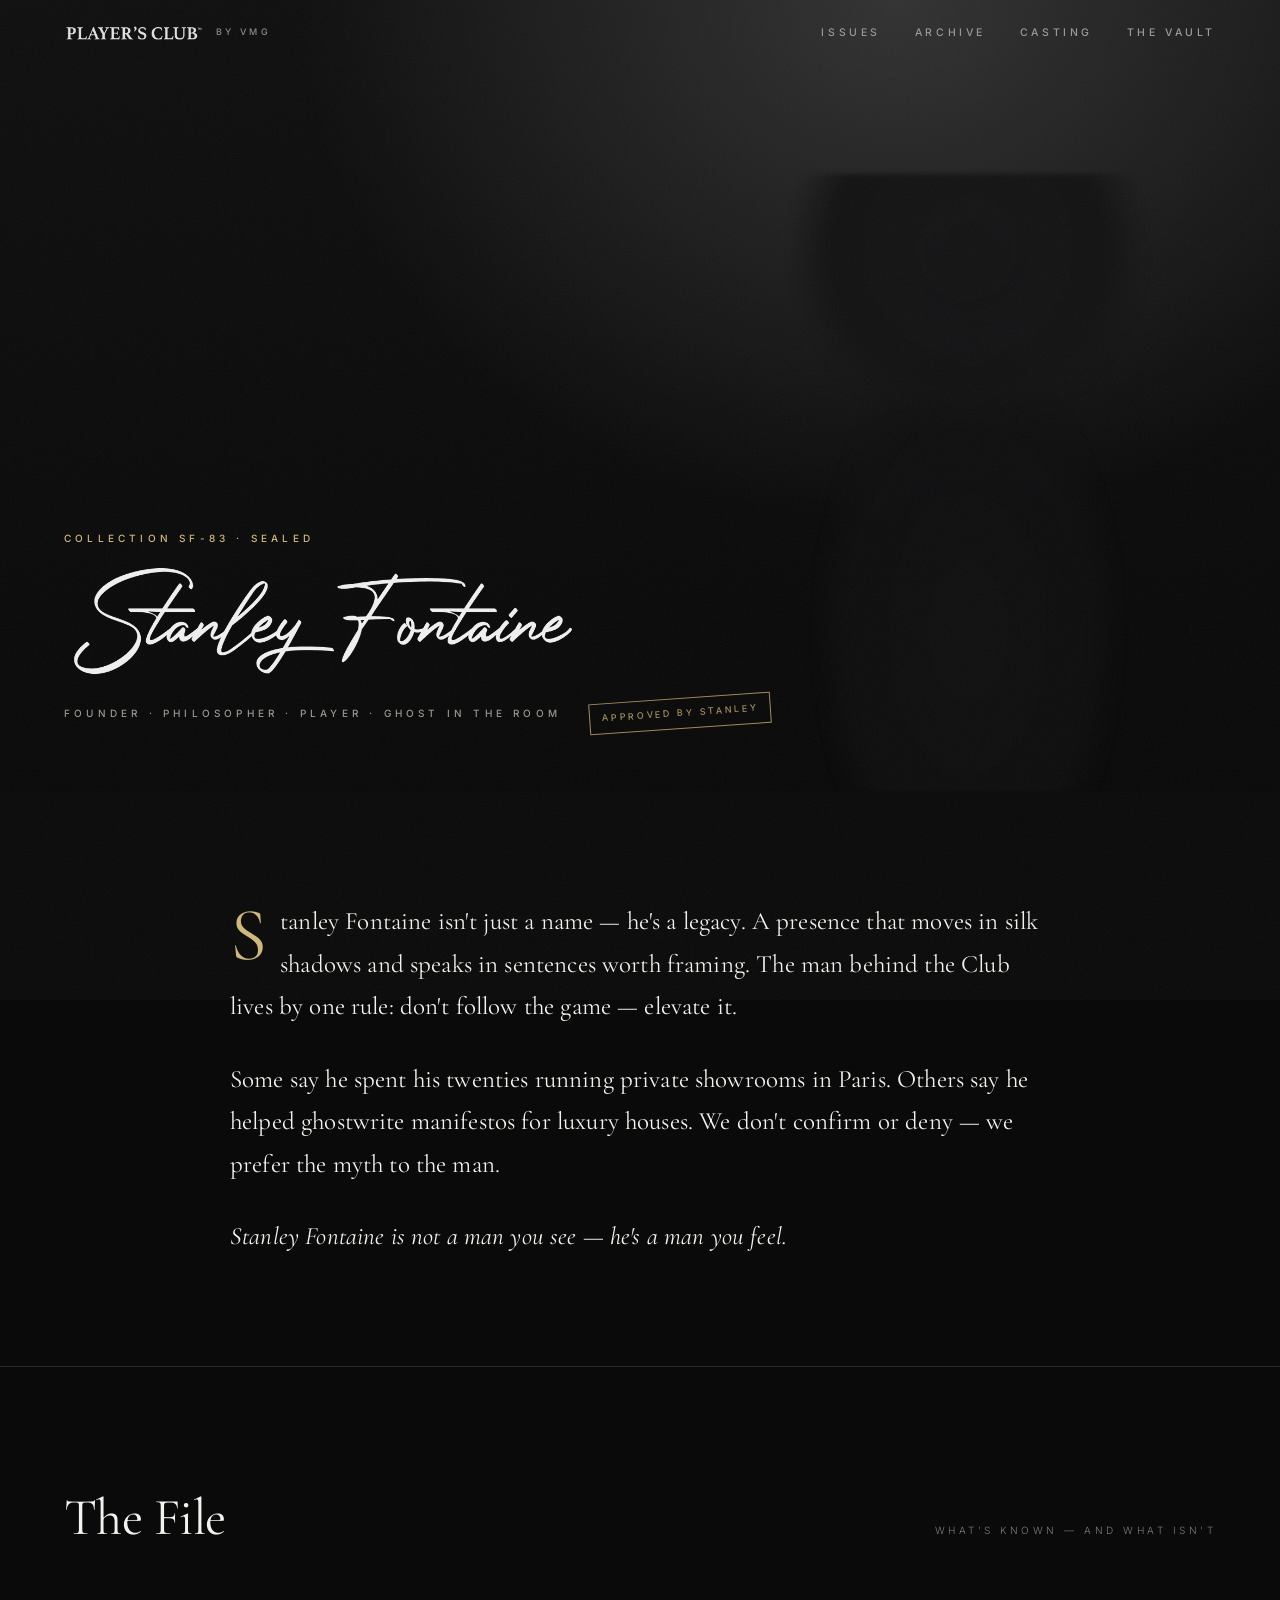
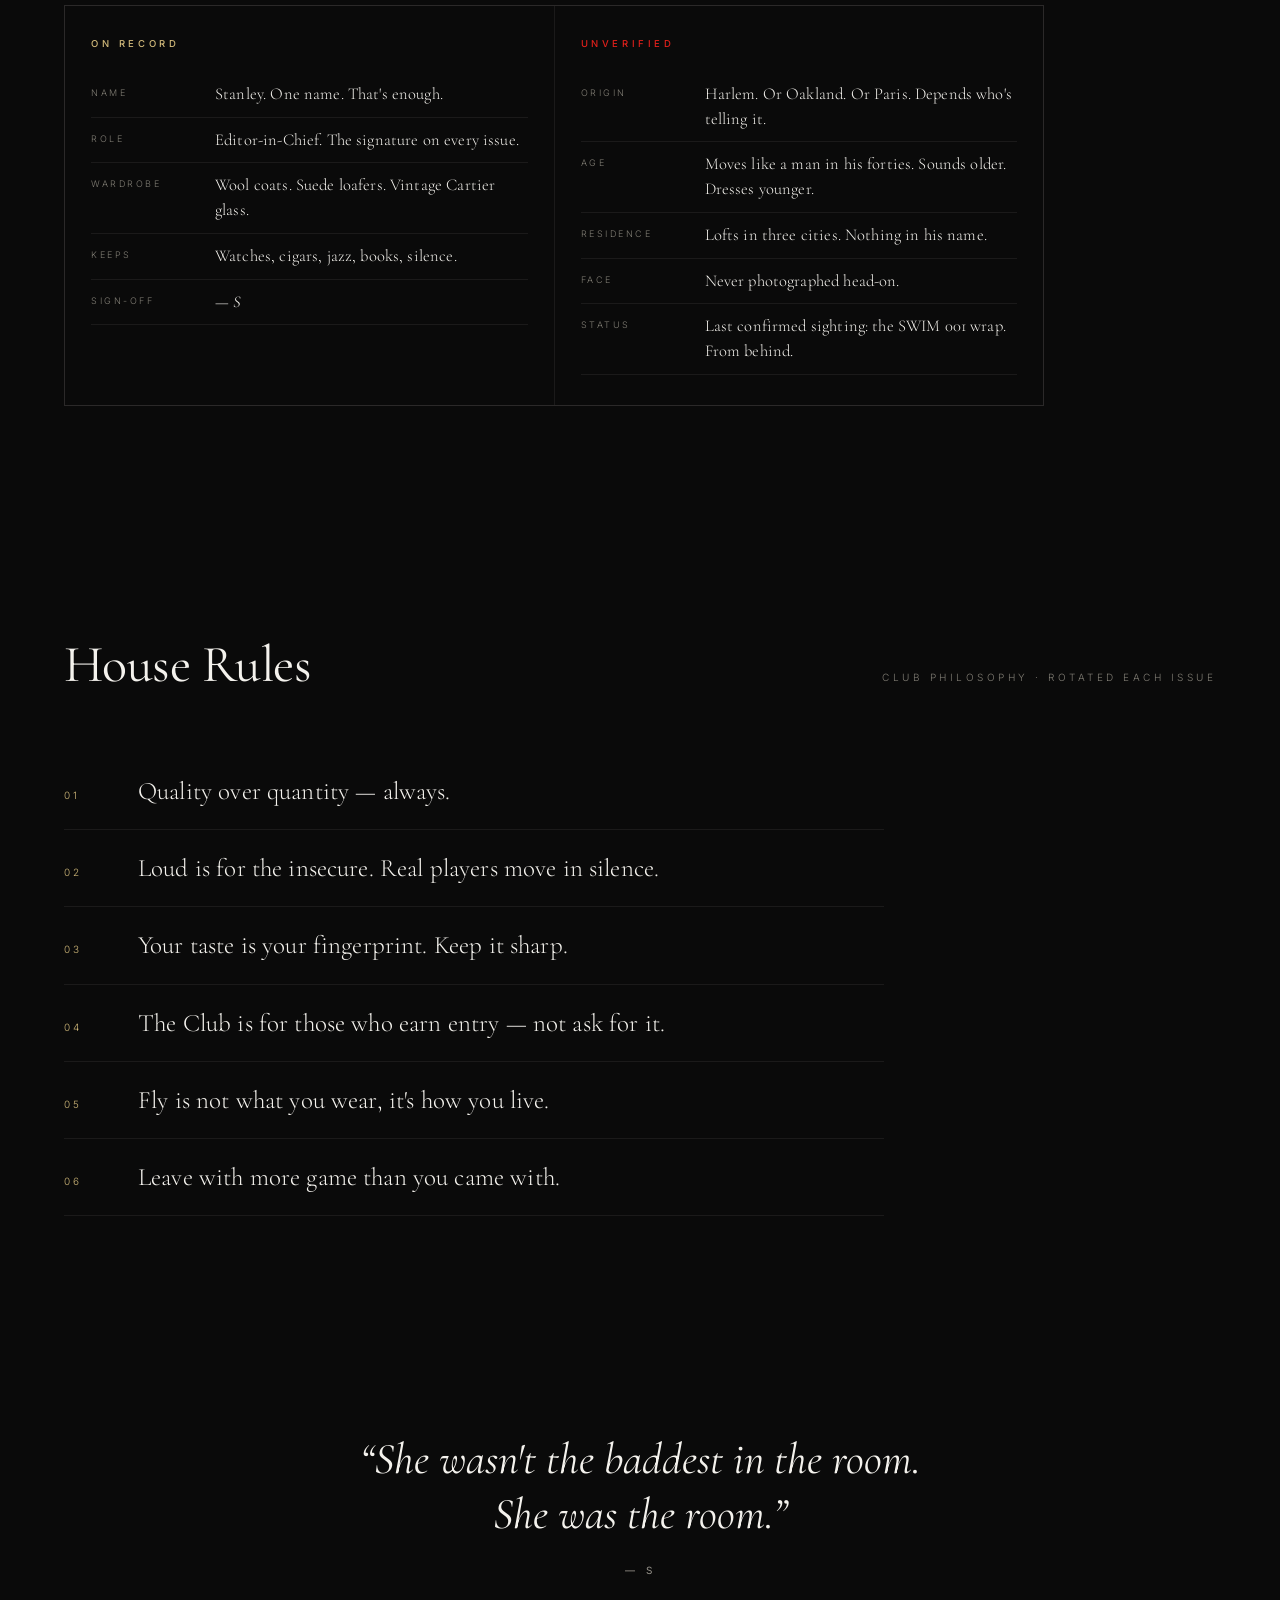
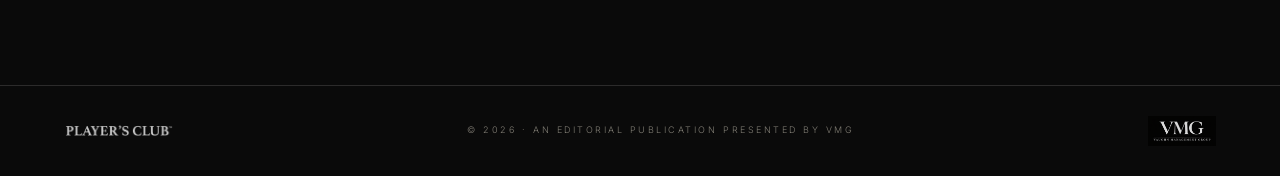
<file: archive/stanley-fontaine/index.html>
<!DOCTYPE html>
<html lang="en">
<head>
<meta charset="utf-8">
<meta name="viewport" content="width=device-width, initial-scale=1">
<title>Stanley Fontaine — Collection SF-83 — PLAYER'S CLUB™ Archive</title>
<meta name="description" content="Collection SF-83. Personal effects attributed to Stanley Fontaine. Founder. Philosopher. Player. Ghost in the room.">
<meta property="og:title" content="Stanley Fontaine — Collection SF-83">
<meta property="og:description" content="We prefer the myth to the man.">
<meta name="theme-color" content="#0A0A0A">
<link rel="icon" type="image/png" href="../../assets/img/favicon.png">
<link rel="preconnect" href="https://fonts.googleapis.com">
<link rel="preconnect" href="https://fonts.gstatic.com" crossorigin>
<link href="https://fonts.googleapis.com/css2?family=Cormorant+Garamond:ital,wght@0,300;0,400;0,500;1,300;1,400&family=Inter:wght@300;400;500;600&display=swap" rel="stylesheet">
<link rel="stylesheet" href="../../assets/css/club.css">
<style>
  .dossier-head{position:relative;min-height:88svh;display:flex;flex-direction:column;justify-content:flex-end;overflow:hidden}
  .dossier-head__art{position:absolute;inset:0}
  .dossier-head__body{position:relative;z-index:2;padding:0 var(--pad) clamp(36px,7vh,70px)}
  .dossier-head__body h1{font-family:var(--serif);font-weight:400;font-size:clamp(46px,9vw,110px);line-height:.92;letter-spacing:-.015em;max-width:900px}
  .dossier-head__meta{display:flex;flex-wrap:wrap;gap:12px 28px;margin-top:22px;align-items:center}
  .silhouette{
    position:absolute;right:8%;bottom:0;width:min(46vw,420px);height:78%;z-index:1;
    background:radial-gradient(60% 42% at 50% 12%,rgba(20,20,21,.98) 0%,rgba(18,18,19,.95) 55%,transparent 72%),
               radial-gradient(48% 60% at 50% 74%,rgba(16,16,17,.98) 0%,rgba(14,14,15,.9) 60%,transparent 78%);
    filter:blur(2px);
  }
  .bio{max-width:820px;margin:0 auto}
  .bio p{font-family:var(--serif);font-size:clamp(18px,2.7vw,25px);line-height:1.7;font-weight:400}
  .bio p+p{margin-top:1.2em}
  .bio .drop::first-letter{font-size:3em;float:left;line-height:.82;padding:5px 13px 0 0;color:var(--gold)}
  .known{display:grid;grid-template-columns:1fr 1fr;gap:1px;background:var(--hair-soft);border:1px solid var(--hair-soft);max-width:980px}
  .known>div{background:var(--black);padding:30px 26px}
  .known h3{font-size:9.5px;font-weight:500;letter-spacing:.38em;text-transform:uppercase;margin-bottom:20px}
  .known h3.k1{color:var(--gold)} .known h3.k2{color:var(--red)}
  .known dl div{display:grid;grid-template-columns:110px 1fr;gap:14px;padding:10px 0;border-bottom:1px solid var(--hair-soft)}
  .known dt{font-size:9px;letter-spacing:.28em;text-transform:uppercase;color:var(--faint);padding-top:4px}
  .known dd{font-family:var(--serif);font-size:16.5px;line-height:1.5}
  .rules{max-width:820px;counter-reset:rule}
  .rules li{
    list-style:none;counter-increment:rule;display:grid;grid-template-columns:56px 1fr;gap:18px;
    align-items:baseline;padding:20px 0;border-bottom:1px solid var(--hair-soft);
  }
  .rules li::before{
    content:counter(rule,decimal-leading-zero);font-size:10px;letter-spacing:.28em;color:var(--gold);
  }
  .rules li span{font-family:var(--serif);font-size:clamp(18px,2.8vw,25px);line-height:1.45}
  .effects{display:grid;grid-template-columns:repeat(auto-fit,minmax(min(220px,46vw),1fr));gap:10px}
  .effects .plate{aspect-ratio:4/5}
  .effects .cap{position:absolute;bottom:14px;left:16px;z-index:2;font-size:8.5px;letter-spacing:.3em;text-transform:uppercase;color:var(--dim)}
  @media (max-width:760px){.known{grid-template-columns:1fr}}
</style>
<meta property="og:image" content="https://playersclubhq.com/assets/img/stanley-signature.png">
<meta property="og:url" content="https://playersclubhq.com/archive/stanley-fontaine/">
<meta property="og:type" content="website">
<meta property="og:site_name" content="PLAYER'S CLUB™">
<meta name="twitter:card" content="summary_large_image">
<link rel="canonical" href="https://playersclubhq.com/archive/stanley-fontaine/">
<link rel="apple-touch-icon" href="/assets/img/apple-touch-icon.png">
<link rel="manifest" href="/site.webmanifest">
<meta name="apple-mobile-web-app-title" content="PLAYER'S CLUB">
<meta name="apple-mobile-web-app-status-bar-style" content="black-translucent">
<script>document.documentElement.classList.add("js");</script>
</head>
<body>
<a class="skip" href="#main">Skip to content</a>
<div class="grain" aria-hidden="true"></div>

<nav class="nav" aria-label="Primary">
  <a class="nav__mark" href="../../">
    <img src="../../assets/img/wordmark-white.png" alt="PLAYER'S CLUB™" decoding="async">
    <span class="nav__pub">by VMG</span>
  </a>
  <div class="nav__links">
    <a href="../../issues/">Issues</a>
    <a href="../../archive/">Archive</a>
    <a href="../../casting/">Casting</a>
    <a href="../../vault/">The Vault</a>
  </div>
  <button class="nav__burger" aria-label="Menu" aria-expanded="false"><span></span><span></span></button>
</nav>
<div class="menu">
  <a href="../../issues/"><small>01</small> Issues</a>
  <a href="../../archive/"><small>02</small> Archive</a>
  <a href="../../casting/"><small>03</small> Casting</a>
  <a href="../../vault/"><small>04</small> The Vault</a>
</div>

<header class="dossier-head">
  <div class="dossier-head__art art-noir"></div>
  <div class="silhouette" aria-hidden="true"></div>
  <div class="dossier-head__body">
    <span class="eyebrow eyebrow--gold rv in">Collection SF-83 · Sealed</span>
    <div style="height:16px"></div>
    <h1 style="margin:0"><img class="rv in" src="../../assets/img/stanley-signature.png" alt="Stanley Fontaine" style="height:clamp(64px,10vw,110px);width:auto;opacity:.95" decoding="async" fetchpriority="high"></h1>
    <div class="dossier-head__meta rv in rv-d1">
      <span class="eyebrow">Founder · Philosopher · Player · Ghost in the room</span>
      <span class="stamp stamp--gold">Approved by Stanley</span>
    </div>
  </div>
</header>

<main id="main">
  <section class="sect">
    <div class="bio">
      <p class="drop rv">Stanley Fontaine isn't just a name — he's a legacy. A presence that moves in silk shadows and speaks in sentences worth framing. The man behind the Club lives by one rule: don't follow the game — elevate it.</p>
      <p class="rv">Some say he spent his twenties running private showrooms in Paris. Others say he helped ghostwrite manifestos for luxury houses. We don't confirm or deny — we prefer the myth to the man.</p>
      <p class="rv" style="font-style:italic">Stanley Fontaine is not a man you see — he's a man you feel.</p>
    </div>
  </section>

  <section class="sect" style="border-top:1px solid var(--hair)">
    <div class="sect__head rv">
      <h2>The File</h2>
      <span class="idx">What's known — and what isn't</span>
    </div>
    <div class="known rv">
      <div>
        <h3 class="k1">On Record</h3>
        <dl>
          <div><dt>Name</dt><dd>Stanley. One name. That's enough.</dd></div>
          <div><dt>Role</dt><dd>Editor-in-Chief. The signature on every issue.</dd></div>
          <div><dt>Wardrobe</dt><dd>Wool coats. Suede loafers. Vintage Cartier glass.</dd></div>
          <div><dt>Keeps</dt><dd>Watches, cigars, jazz, books, silence.</dd></div>
          <div><dt>Sign-off</dt><dd><em>— S</em></dd></div>
        </dl>
      </div>
      <div>
        <h3 class="k2">Unverified</h3>
        <dl>
          <div><dt>Origin</dt><dd>Harlem. Or Oakland. Or Paris. Depends who's telling it.</dd></div>
          <div><dt>Age</dt><dd>Moves like a man in his forties. Sounds older. Dresses younger.</dd></div>
          <div><dt>Residence</dt><dd>Lofts in three cities. Nothing in his name.</dd></div>
          <div><dt>Face</dt><dd>Never photographed head-on.</dd></div>
          <div><dt>Status</dt><dd>Last confirmed sighting: the SWIM 001 wrap. From behind.</dd></div>
        </dl>
      </div>
    </div>
  </section>

  <section class="sect">
    <div class="sect__head rv">
      <h2>House Rules</h2>
      <span class="idx">Club philosophy · rotated each issue</span>
    </div>
    <ol class="rules rv">
      <li><span>Quality over quantity — always.</span></li>
      <li><span>Loud is for the insecure. Real players move in silence.</span></li>
      <li><span>Your taste is your fingerprint. Keep it sharp.</span></li>
      <li><span>The Club is for those who earn entry — not ask for it.</span></li>
      <li><span>Fly is not what you wear, it's how you live.</span></li>
      <li><span>Leave with more game than you came with.</span></li>
    </ol>
  </section>

  
  <section class="sect" style="display:flex;justify-content:center;text-align:center">
    <blockquote class="pull rv">
      &ldquo;She wasn't the baddest in the room.<br>She was the room.&rdquo;
      <span class="sig">— S</span>
    </blockquote>
  </section>
</main>

<footer class="foot">
  <img class="foot__mark" src="../../assets/img/wordmark-white.png" alt="PLAYER'S CLUB™" decoding="async" loading="lazy">
  <small>© <span data-year>2026</span> · An editorial publication presented by VMG</small>
  <img class="foot__vmg" src="../../assets/img/vmg-logo.png" alt="VMG — Vaughn Management Group" decoding="async" loading="lazy">
</footer>

<script src="../../assets/js/club.js"></script>
</body>
</html>
</file>
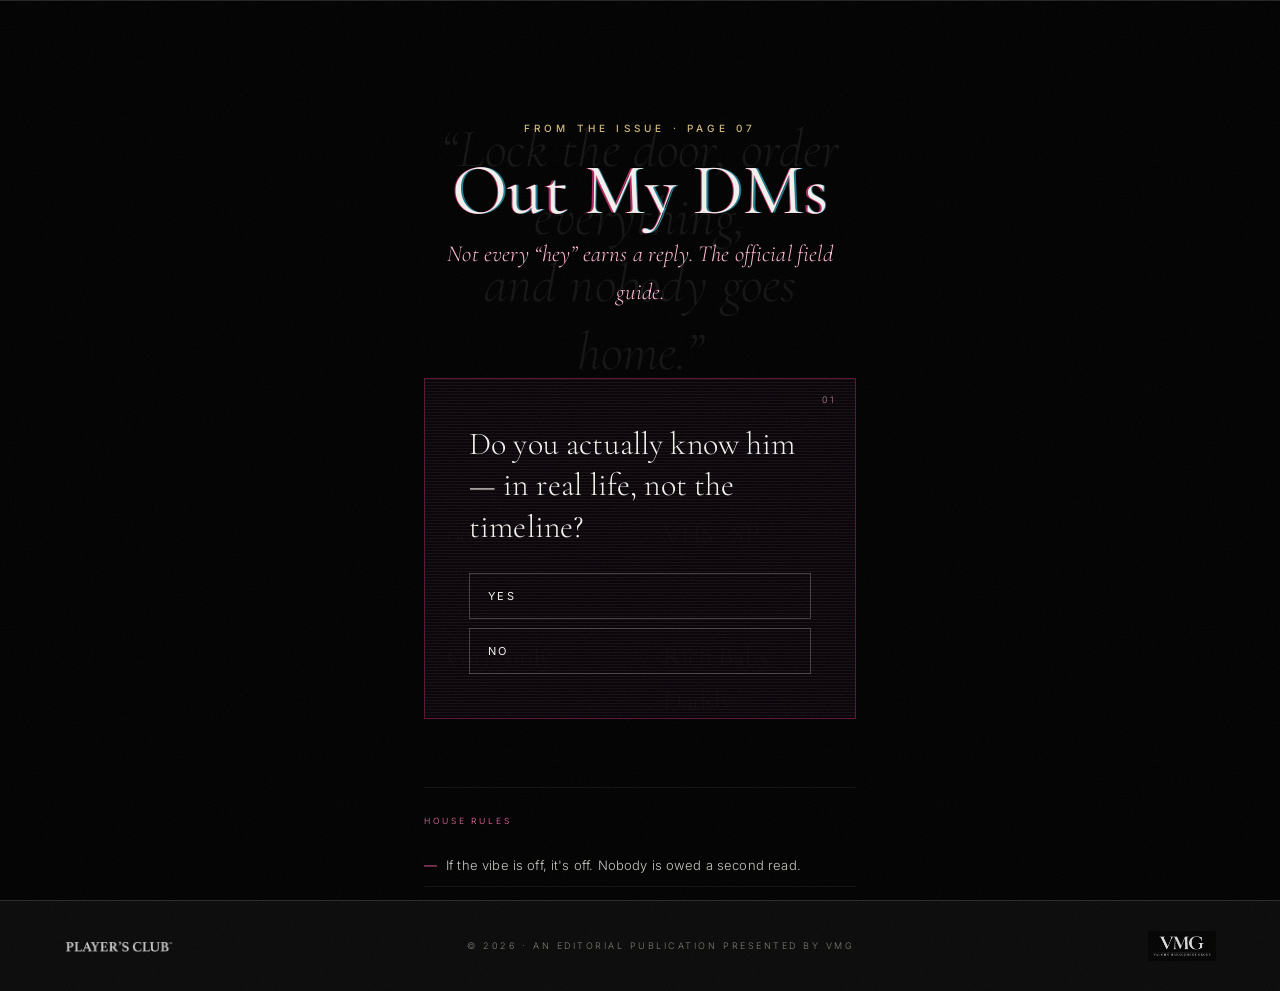
<file: issues/no-boys-allowed/index.html>
<!DOCTYPE html>
<html lang="en" class="no-js">
<head>
<meta charset="utf-8">
<meta name="viewport" content="width=device-width, initial-scale=1">
<title>NO.BOYS.ALLOWED™ — Issue 002 — PLAYER'S CLUB™</title>
<meta name="description" content="PLAYER'S CLUB™ Issue No. 002 — NO.BOYS.ALLOWED™. The slumber party tape. Coming.">
<meta property="og:title" content="NO.BOYS.ALLOWED™ — Issue 002">
<meta property="og:description" content="The slumber party tape. Recorded in SP. Coming.">
<meta property="og:url" content="https://playersclubhq.com/issues/no-boys-allowed/">
<meta property="og:type" content="website">
<meta property="og:site_name" content="PLAYER'S CLUB™">
<meta name="twitter:card" content="summary_large_image">
<link rel="canonical" href="https://playersclubhq.com/issues/no-boys-allowed/">
<meta name="theme-color" content="#0A0A0A">
<link rel="icon" type="image/png" href="../../assets/img/favicon.png">
<link rel="apple-touch-icon" href="/assets/img/apple-touch-icon.png">
<link rel="manifest" href="/site.webmanifest">
<meta name="apple-mobile-web-app-title" content="PLAYER'S CLUB">
<meta name="apple-mobile-web-app-status-bar-style" content="black-translucent">
<link rel="preconnect" href="https://fonts.googleapis.com">
<link rel="preconnect" href="https://fonts.gstatic.com" crossorigin>
<link href="https://fonts.googleapis.com/css2?family=Cormorant+Garamond:ital,wght@0,300;0,400;0,500;1,300;1,400&family=Inter:wght@300;400;500;600&display=swap" rel="stylesheet">
<link rel="stylesheet" href="../../assets/css/club.css">
<script>document.documentElement.classList.add("js");</script>
<style>
  /* ── the tape ── */
  .tape{
    position:relative;min-height:100svh;overflow:hidden;
    display:flex;flex-direction:column;justify-content:center;
    padding:0 var(--pad);
    background:
      radial-gradient(120% 90% at 50% 8%, rgba(255,58,140,.20) 0%, transparent 55%),
      radial-gradient(100% 70% at 80% 100%, rgba(120,40,220,.20) 0%, transparent 60%),
      #060206;
  }
  /* scanlines */
  .tape::before{
    content:"";position:absolute;inset:0;z-index:3;pointer-events:none;
    background:repeating-linear-gradient(180deg,
      rgba(255,255,255,.055) 0px, rgba(255,255,255,.055) 1px,
      transparent 1px, transparent 3px);
    mix-blend-mode:overlay;
  }
  /* tracking band drifting up the frame */
  .tape::after{
    content:"";position:absolute;left:-10%;right:-10%;height:78px;z-index:4;pointer-events:none;
    background:linear-gradient(180deg,transparent,rgba(255,255,255,.10) 35%,rgba(255,58,140,.16) 50%,rgba(255,255,255,.08) 65%,transparent);
    filter:blur(1px);opacity:.55;
    animation:track 7.5s linear infinite;
  }
  @keyframes track{0%{top:106%}100%{top:-24%}}

  .tape__hud{
    position:absolute;top:96px;left:var(--pad);right:var(--pad);z-index:5;
    display:flex;justify-content:space-between;align-items:flex-start;gap:16px;
    font-size:10px;letter-spacing:.3em;text-transform:uppercase;color:rgba(255,255,255,.72);
  }
  .tape__rec{display:flex;align-items:center;gap:9px}
  .tape__rec i{width:9px;height:9px;border-radius:50%;background:#FF3A8C;animation:rec 1.4s steps(1,end) infinite;box-shadow:0 0 12px #FF3A8C}
  @keyframes rec{0%,60%{opacity:1}61%,100%{opacity:.15}}
  .tape__tc{font-variant-numeric:tabular-nums}

  .tape__body{position:relative;z-index:5;text-align:center}
  .tape__no{font-size:10px;letter-spacing:.42em;text-transform:uppercase;color:rgba(255,255,255,.6)}
  .tape__title{
    font-family:var(--serif);font-weight:400;
    font-size:clamp(38px,10.5vw,148px);line-height:.92;letter-spacing:-.01em;
    margin:18px 0 6px;color:#fff;
    text-shadow:
      -2px 0 0 rgba(255,58,140,.85),
       2px 0 0 rgba(60,220,255,.75);
    animation:jitter 6s steps(1,end) infinite;
  }
  @keyframes jitter{
    0%,92%{transform:translateX(0)}
    93%{transform:translateX(-3px) skewX(-1.2deg)}
    94%{transform:translateX(4px) skewX(1deg)}
    95%,100%{transform:translateX(0)}
  }
  .tape__tm{font-size:.42em;vertical-align:super;letter-spacing:0}
  .tape__sub{
    font-family:var(--serif);font-style:italic;
    font-size:clamp(17px,3vw,30px);color:#FFB7D5;margin-top:6px;
  }

  /* concept fragments */
  .frags{
    position:relative;z-index:5;margin-top:clamp(34px,7vh,64px);
    display:flex;flex-wrap:wrap;justify-content:center;gap:8px 10px;max-width:820px;
    margin-left:auto;margin-right:auto;
  }
  .frags span{
    font-size:9.5px;letter-spacing:.28em;text-transform:uppercase;
    padding:8px 14px;border:1px solid rgba(255,255,255,.22);
    color:rgba(255,255,255,.82);background:rgba(10,4,10,.5);
  }
  .frags span.hot{border-color:rgba(255,58,140,.55);color:#FFB7D5}

  .tape__foot{
    position:absolute;left:var(--pad);right:var(--pad);bottom:30px;z-index:5;
    display:flex;flex-wrap:wrap;gap:14px;justify-content:space-between;align-items:center;
    font-size:9.5px;letter-spacing:.3em;text-transform:uppercase;color:rgba(255,255,255,.55);
  }

  /* the strip below */
  .sheet{border-top:1px solid var(--hair)}
  .sheet__in{max-width:900px;margin:0 auto;padding:clamp(56px,10vh,110px) var(--pad)}
  .sheet__q{
    font-family:var(--serif);font-style:italic;font-weight:300;
    font-size:clamp(24px,5vw,54px);line-height:1.25;color:var(--white);text-align:center;
  }
  .sheet__meta{
    display:grid;grid-template-columns:repeat(auto-fit,minmax(180px,1fr));gap:1px;
    background:var(--hair-soft);border:1px solid var(--hair-soft);margin-top:clamp(38px,7vh,70px);
  }
  .sheet__meta>div{background:var(--black);padding:26px 22px}
  .sheet__meta .k{display:block;font-size:8.5px;letter-spacing:.34em;text-transform:uppercase;color:#FF6FAE;margin-bottom:10px}
  .sheet__meta .v{font-family:var(--serif);font-size:clamp(19px,3vw,27px)}
  .sheet__cta{display:flex;flex-wrap:wrap;gap:14px;justify-content:center;margin-top:clamp(38px,7vh,64px)}


  /* ── out my dms ── */
  .dms-head{text-align:center;margin-bottom:clamp(30px,6vh,52px)}
  .dms-title{font-family:var(--serif);font-weight:400;font-size:clamp(34px,7vw,72px);line-height:1;margin:14px 0 10px;
    text-shadow:-1.5px 0 0 rgba(255,58,140,.7),1.5px 0 0 rgba(60,220,255,.55)}
  .dms-sub{font-family:var(--serif);font-style:italic;color:#FFB7D5;font-size:clamp(16px,2.6vw,23px)}
  .dms{max-width:660px;margin:0 auto}
  .dms-screen{border:1px solid rgba(255,58,140,.34);background:rgba(12,4,10,.72);padding:clamp(28px,5vw,44px);position:relative}
  .dms-screen::before{content:"";position:absolute;inset:0;pointer-events:none;
    background:repeating-linear-gradient(180deg,rgba(255,255,255,.05) 0 1px,transparent 1px 3px)}
  .dms-step{position:absolute;top:14px;right:18px;font-size:9px;letter-spacing:.3em;color:rgba(255,183,213,.7)}
  .dms-q{font-family:var(--serif);font-size:clamp(21px,3.6vw,32px);line-height:1.3;min-height:2.2em;position:relative;z-index:1}
  .dms-opts{display:flex;flex-direction:column;gap:9px;margin-top:26px;position:relative;z-index:1}
  .dms-opts button{
    text-align:left;background:transparent;color:var(--white);cursor:pointer;
    border:1px solid rgba(244,242,237,.24);padding:15px 18px;
    font-family:var(--sans);font-size:11px;letter-spacing:.22em;text-transform:uppercase;
    transition:border-color .25s,background .25s,padding-left .25s;
  }
  .dms-opts button:hover{border-color:rgba(255,58,140,.7);background:rgba(255,58,140,.09);padding-left:24px}
  .dms-verdict{font-family:var(--serif);font-style:italic;color:#FFB7D5}
  .dms-again{
    display:block;margin:18px auto 0;background:transparent;border:1px solid rgba(244,242,237,.24);
    color:var(--white);padding:12px 22px;cursor:pointer;
    font-family:var(--sans);font-size:9.5px;letter-spacing:.3em;text-transform:uppercase;
  }
  .dms-rules{max-width:660px;margin:clamp(34px,6vh,58px) auto 0;border-top:1px solid var(--hair-soft);padding-top:26px}
  .dms-rules .k{display:block;font-size:8.5px;letter-spacing:.34em;text-transform:uppercase;color:#FF6FAE;margin-bottom:16px}
  .dms-rules ul{list-style:none;padding:0}
  .dms-rules li{font-size:13px;color:rgba(244,242,237,.82);line-height:1.85;padding:9px 0 9px 22px;position:relative;border-bottom:1px solid var(--hair-soft)}
  .dms-rules li::before{content:"—";position:absolute;left:0;color:#FF6FAE}

  @media (max-width:700px){
    .tape__hud{top:78px}
    .tape__foot{bottom:22px;gap:8px}
  }
  @media (prefers-reduced-motion:reduce){
    .tape::after,.tape__title,.tape__rec i{animation:none}
  }
</style>
</head>
<body>
<a class="skip" href="#main">Skip to content</a>
<div class="grain" aria-hidden="true"></div>

<nav class="nav" aria-label="Primary">
  <a class="nav__mark" href="../../">
    <img src="../../assets/img/wordmark-white.png" alt="PLAYER'S CLUB™" decoding="async">
    <span class="nav__pub">by VMG</span>
  </a>
  <div class="nav__links">
    <a href="../../issues/">Issues</a>
    <a href="../../archive/">Archive</a>
    <a href="../../casting/">Casting</a>
    <a href="../../vault/">The Vault</a>
  </div>
  <button class="nav__burger" aria-label="Menu" aria-expanded="false"><span></span><span></span></button>
</nav>
<div class="menu">
  <a href="../../issues/"><small>01</small> Issues</a>
  <a href="../../archive/"><small>02</small> Archive</a>
  <a href="../../casting/"><small>03</small> Casting</a>
  <a href="../../vault/"><small>04</small> The Vault</a>
</div>

<main id="main">
<header class="tape">
  <div class="tape__hud" aria-hidden="true">
    <span class="tape__rec"><i></i> REC · SP</span>
    <span class="tape__tc" data-tc>00:00:00:00</span>
  </div>

  <div class="tape__body">
    <span class="tape__no">Issue No. 002 · The Second Edition</span>
    <h1 class="tape__title">NO.BOYS<br>.ALLOWED<span class="tape__tm">™</span></h1>
    <p class="tape__sub">The Slumber Party Tape</p>

    <div class="frags">
      <span class="hot">No Boys</span>
      <span>Room Service</span>
      <span>Speaker In The Bathroom</span>
      <span class="hot">Pink Everything</span>
      <span>Truth Or Dare</span>
      <span>Hair Down</span>
      <span class="hot">Somebody's Filming</span>
      <span>3AM And Nobody's Tired</span>
    </div>
  </div>

  <div class="tape__foot">
    <span>Recorded in SP · Play it loud</span>
    <span>No date announced</span>
  </div>
</header>

<section class="sheet">
  <div class="sheet__in">
    <p class="sheet__q rv">&ldquo;Lock the door, order everything,<br>and nobody goes home.&rdquo;</p>

    <div class="sheet__meta rv">
      <div><span class="k">Edition</span><span class="v">002</span></div>
      <div><span class="k">Format</span><span class="v">VHS · SP</span></div>
      <div><span class="k">Cast</span><span class="v">Girls only</span></div>
      <div><span class="k">Sound</span><span class="v">Rich Baby Daddy</span></div>
    </div>

    <div class="sheet__cta rv">
      <a class="btn btn--solid" href="../../casting/">Get Cast <span class="arr">→</span></a>
      <a class="btn" href="../swim-001/">Read SWIM 001 <span class="arr">→</span></a>
    </div>
  </div>
</section>

<!-- OUT MY DMs -->
<section class="sheet" id="dms" style="border-top:1px solid var(--hair)">
  <div class="sheet__in">
    <div class="dms-head rv">
      <span class="eyebrow eyebrow--gold">From the issue · Page 07</span>
      <h2 class="dms-title">Out My DMs</h2>
      <p class="dms-sub">Not every &ldquo;hey&rdquo; earns a reply. The official field guide.</p>
    </div>

    <div class="dms" id="dmsGame">
      <div class="dms-screen">
        <span class="dms-step" id="dmsStep">01</span>
        <p class="dms-q" id="dmsQ">He slid in. Now what?</p>
        <div class="dms-opts" id="dmsOpts"></div>
      </div>
      <button class="dms-again" id="dmsAgain" hidden>Run it again</button>
    </div>

    <div class="dms-rules rv">
      <span class="k">House Rules</span>
      <ul>
        <li>If the vibe is off, it's off. Nobody is owed a second read.</li>
        <li>A like on your story is not a conversation. It's a notification.</li>
        <li>He can be handsome and still be a no.</li>
        <li>Screenshots are forever. So is your peace. Protect the one that matters.</li>
      </ul>
    </div>
  </div>
</section>
</main>

<footer class="foot">
  <img class="foot__mark" src="../../assets/img/wordmark-white.png" alt="PLAYER'S CLUB™" decoding="async" loading="lazy">
  <small>© <span data-year>2026</span> · An editorial publication presented by VMG</small>
  <img class="foot__vmg" src="../../assets/img/vmg-logo.png" alt="VMG — Vaughn Management Group" decoding="async" loading="lazy">
</footer>

<script src="../../assets/js/club.js"></script>
<script>
/* the tape keeps rolling */
(function(){
  var el=document.querySelector("[data-tc]"); if(!el) return;
  if (matchMedia("(prefers-reduced-motion: reduce)").matches) return;
  var f=0;
  setInterval(function(){
    f++;
    var t=Math.floor(f/30), p=function(n){return String(n).padStart(2,"0")};
    el.textContent = p(Math.floor(t/3600))+":"+p(Math.floor(t/60)%60)+":"+p(t%60)+":"+p(f%30);
  },33);
})();
</script>

<script>
/* Out My DMs — the flowchart from the issue, playable */
(function(){
  /* v2 — the field guide, sharper. Fewer rules, more verdicts.
     Every path ends in a stamp: BLOCK, SEEN, REPLY, or a specific move. */
  var T = {
    start:{q:"He slid in. First question.",a:[["Let's go","know"]]},
    know:{q:"Do you actually know him — in real life, not the timeline?",a:[["Yes","energy"],["No","open"]]},

    energy:{q:"Be honest. What's the energy?",a:[["Safe. He's cool.","owes"],["Sus. Something's off.","sus"]]},
    owes:{q:"Does he owe you anything? Money. An apology. A callback.",a:[["He does","seen"],["Clean slate","msg"]]},
    msg:{q:"And the message itself?",a:[["Actually interesting","reply"],["'wyd' energy","wyd"],["A paragraph","paragraph"]]},

    open:{q:"Open his profile. Don't scroll. First impression only.",a:[["It's giving","mutuals"],["It's not","noprofile"],["It's private","private"]]},
    private:{q:"Private, no face, seventeen followers.",a:[["Give him a chance?","noprofile"],["Absolutely not","block_ghost"]]},
    mutuals:{q:"Mutuals?",a:[["Yes — real ones","vouch"],["Only follows me","stranger"]]},
    vouch:{q:"Would the mutual vouch for him out loud?",a:[["Probably","sane"],["She'd laugh","ignore"]]},
    sane:{q:"Single and sane. You need both.",a:[["Both","gif"],["He's got one","ignore"],["Neither","block_sus"]]},
    stranger:{q:"Total stranger. What's he working with?",a:[["Blue check","taste"],["Broke check","fine"],["Can't tell","seen2"]]},
    taste:{q:"Taste, or just a following?",a:[["Taste","flirt"],["A following","seen2"]]},
    fine:{q:"Broke — but fine?",a:[["Fine fine","laugh"],["Not even","block_now"]]},

    sus:{end:"BLOCK. Screenshot first. The group chat has receipts to keep."},
    seen:{end:"SEEN. Indefinitely. He knows exactly what he did."},
    reply:{end:"REPLY. Guard up, expectations low, nails done."},
    wyd:{end:"'wyd' is not an opener. It's a survey. Do not participate."},
    paragraph:{end:"A paragraph on the first message? Screenshot, react with 🫡, move on with your day."},
    noprofile:{end:"BLOCK. There are no second chances at a first impression."},
    block_ghost:{end:"BLOCK. A ghost account is a ghost for a reason."},
    ignore:{end:"IGNORE. You already know how this one ends."},
    block_sus:{end:"BLOCK. Not your project."},
    gif:{end:"One cute GIF. That is the entire investment. Watch what he does with it."},
    flirt:{end:"Flirt responsibly. Taste is rare — reward it, don't chase it."},
    seen2:{end:"SEEN. Followers aren't a personality."},
    laugh:{end:"One laughing emoji. Let him sit with it for a day."},
    block_now:{end:"BLOCK IMMEDIATELY. Broke and not fine is a decision he made."}
  };
  var qEl=document.getElementById("dmsQ"), oEl=document.getElementById("dmsOpts"),
      sEl=document.getElementById("dmsStep"), again=document.getElementById("dmsAgain");
  if(!qEl) return;
  var n=0;
  function go(id){
    var node=T[id]; if(!node) return;
    if(node.end){
      n++; sEl.textContent="END";
      qEl.innerHTML='<span class="dms-verdict">'+node.end+'</span>';
      oEl.innerHTML=""; again.hidden=false; return;
    }
    n++; sEl.textContent=String(n).padStart(2,"0");
    qEl.textContent=node.q; again.hidden=true;
    oEl.innerHTML="";
    node.a.forEach(function(opt){
      var b=document.createElement("button");
      b.type="button"; b.textContent=opt[0];
      b.addEventListener("click",function(){ go(opt[1]); });
      oEl.appendChild(b);
    });
  }
  again.addEventListener("click",function(){ n=0; go("start"); });
  go("know");
})();
</script>
</body>
</html>
</file>
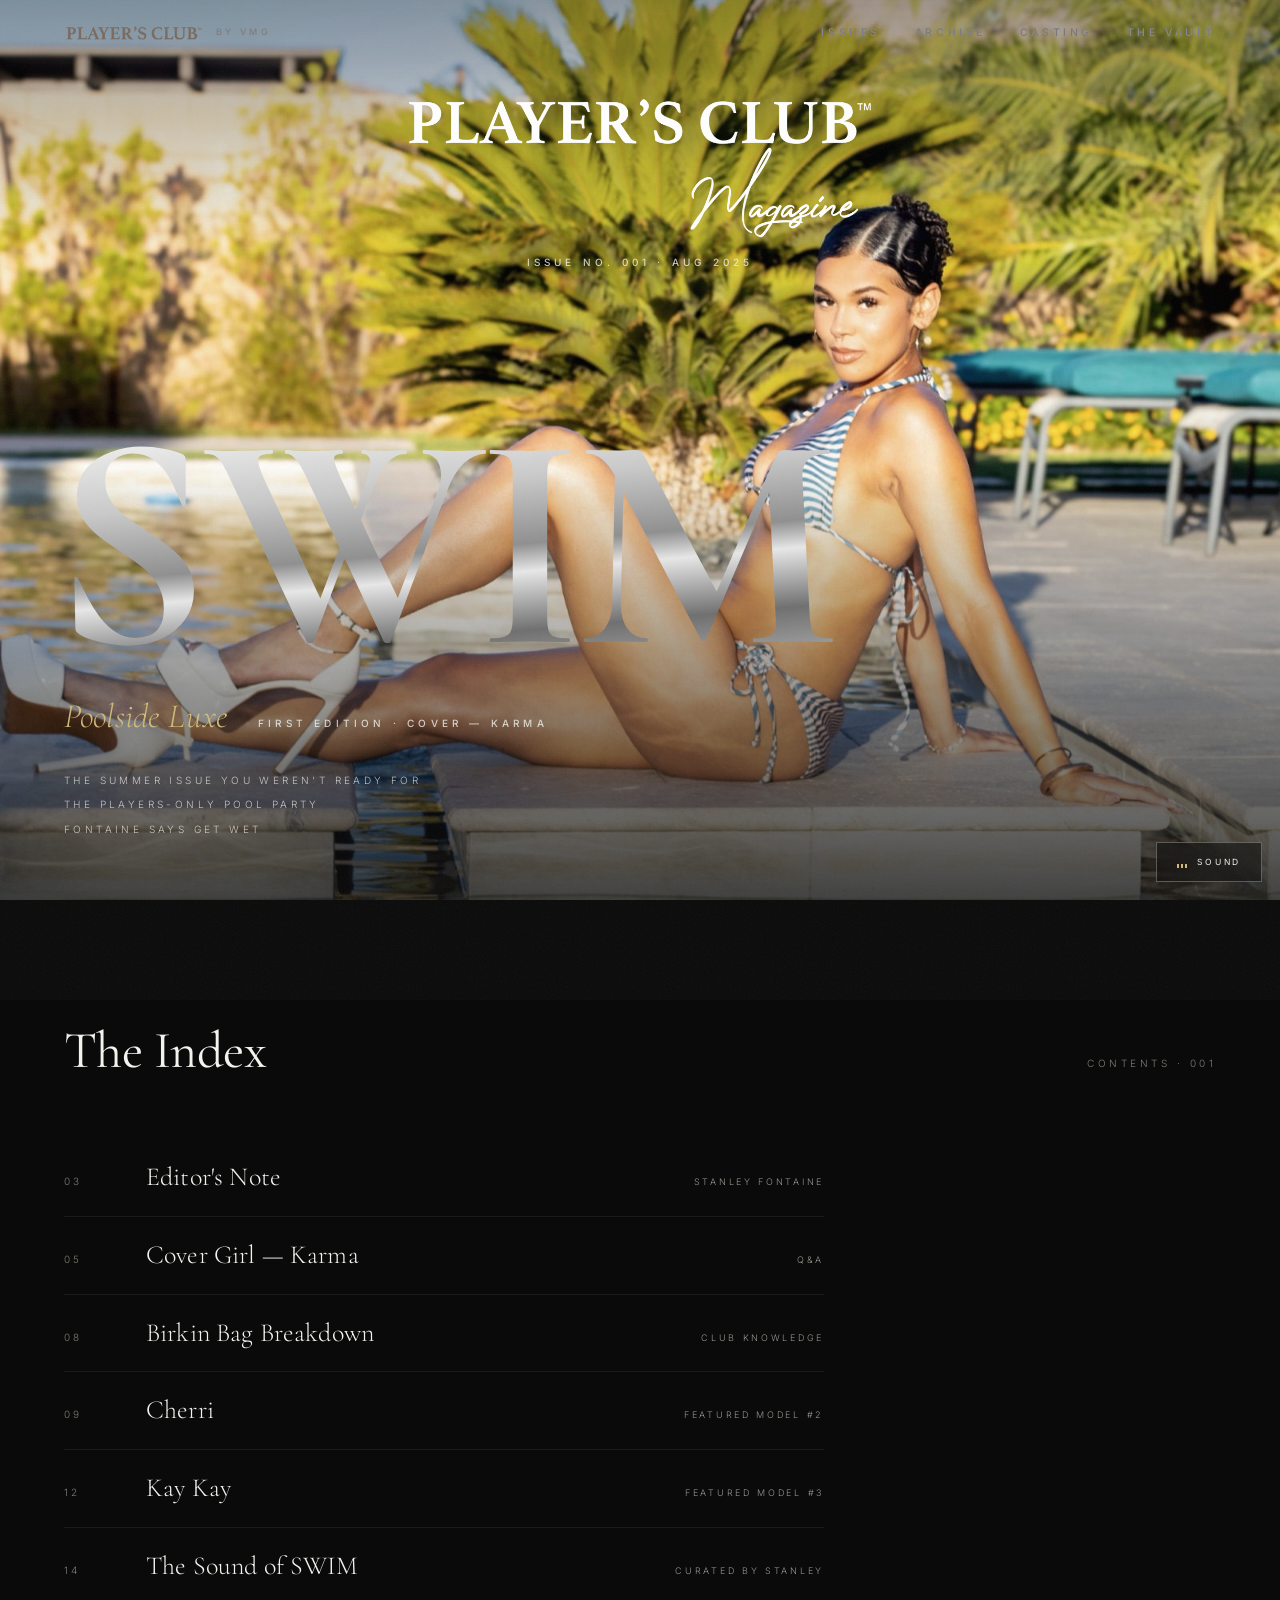
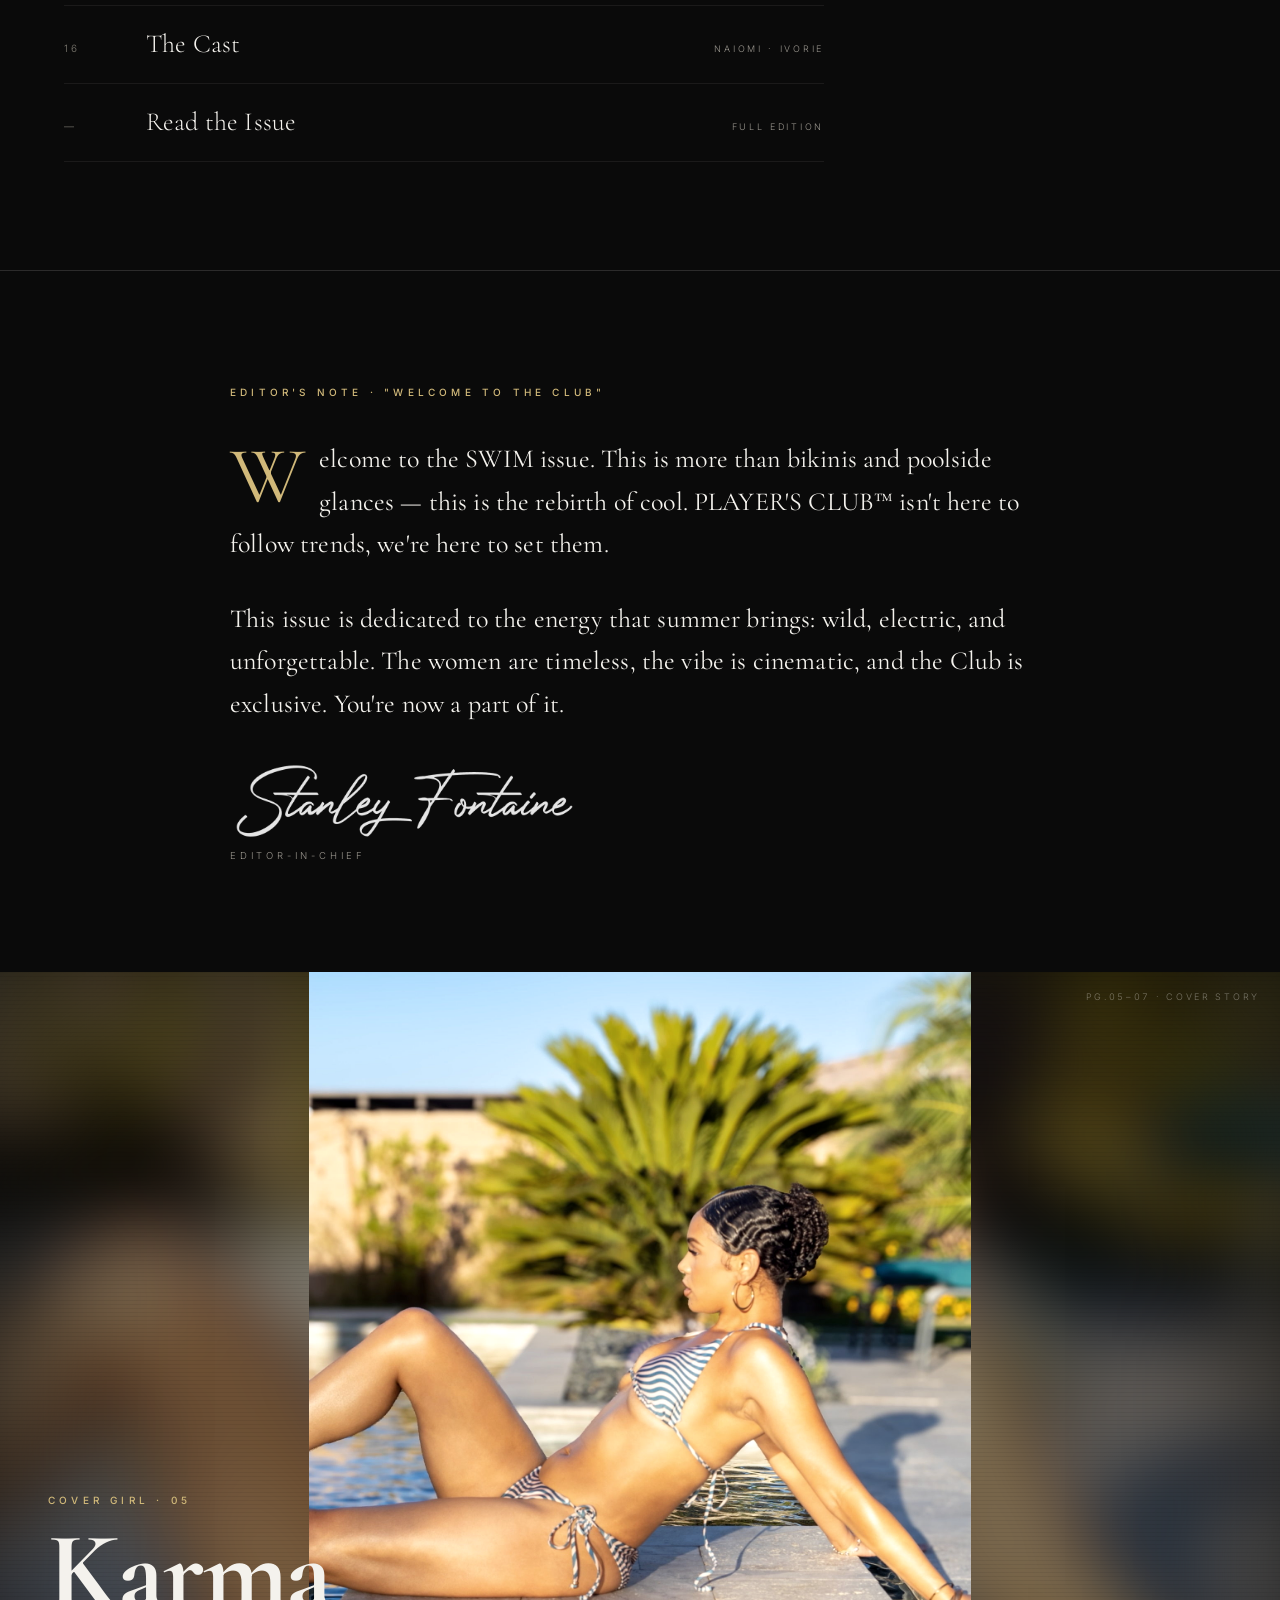
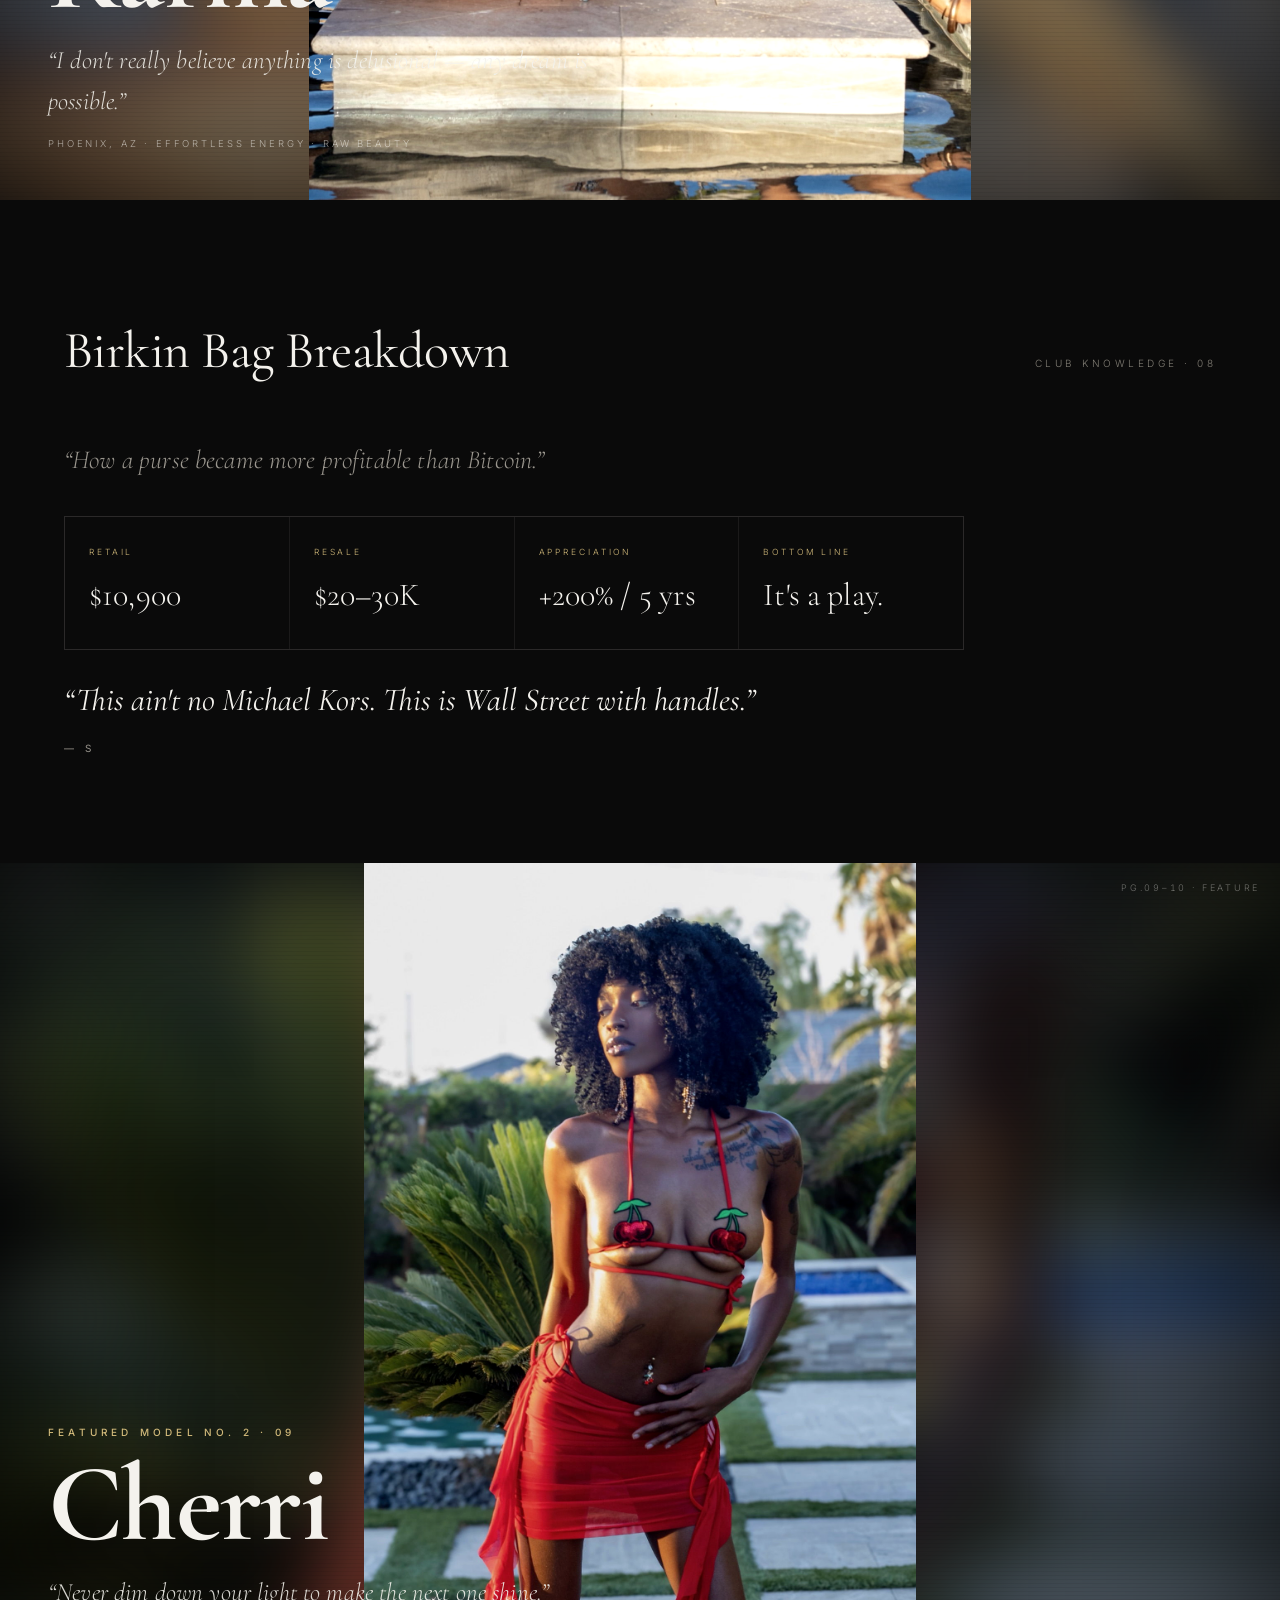
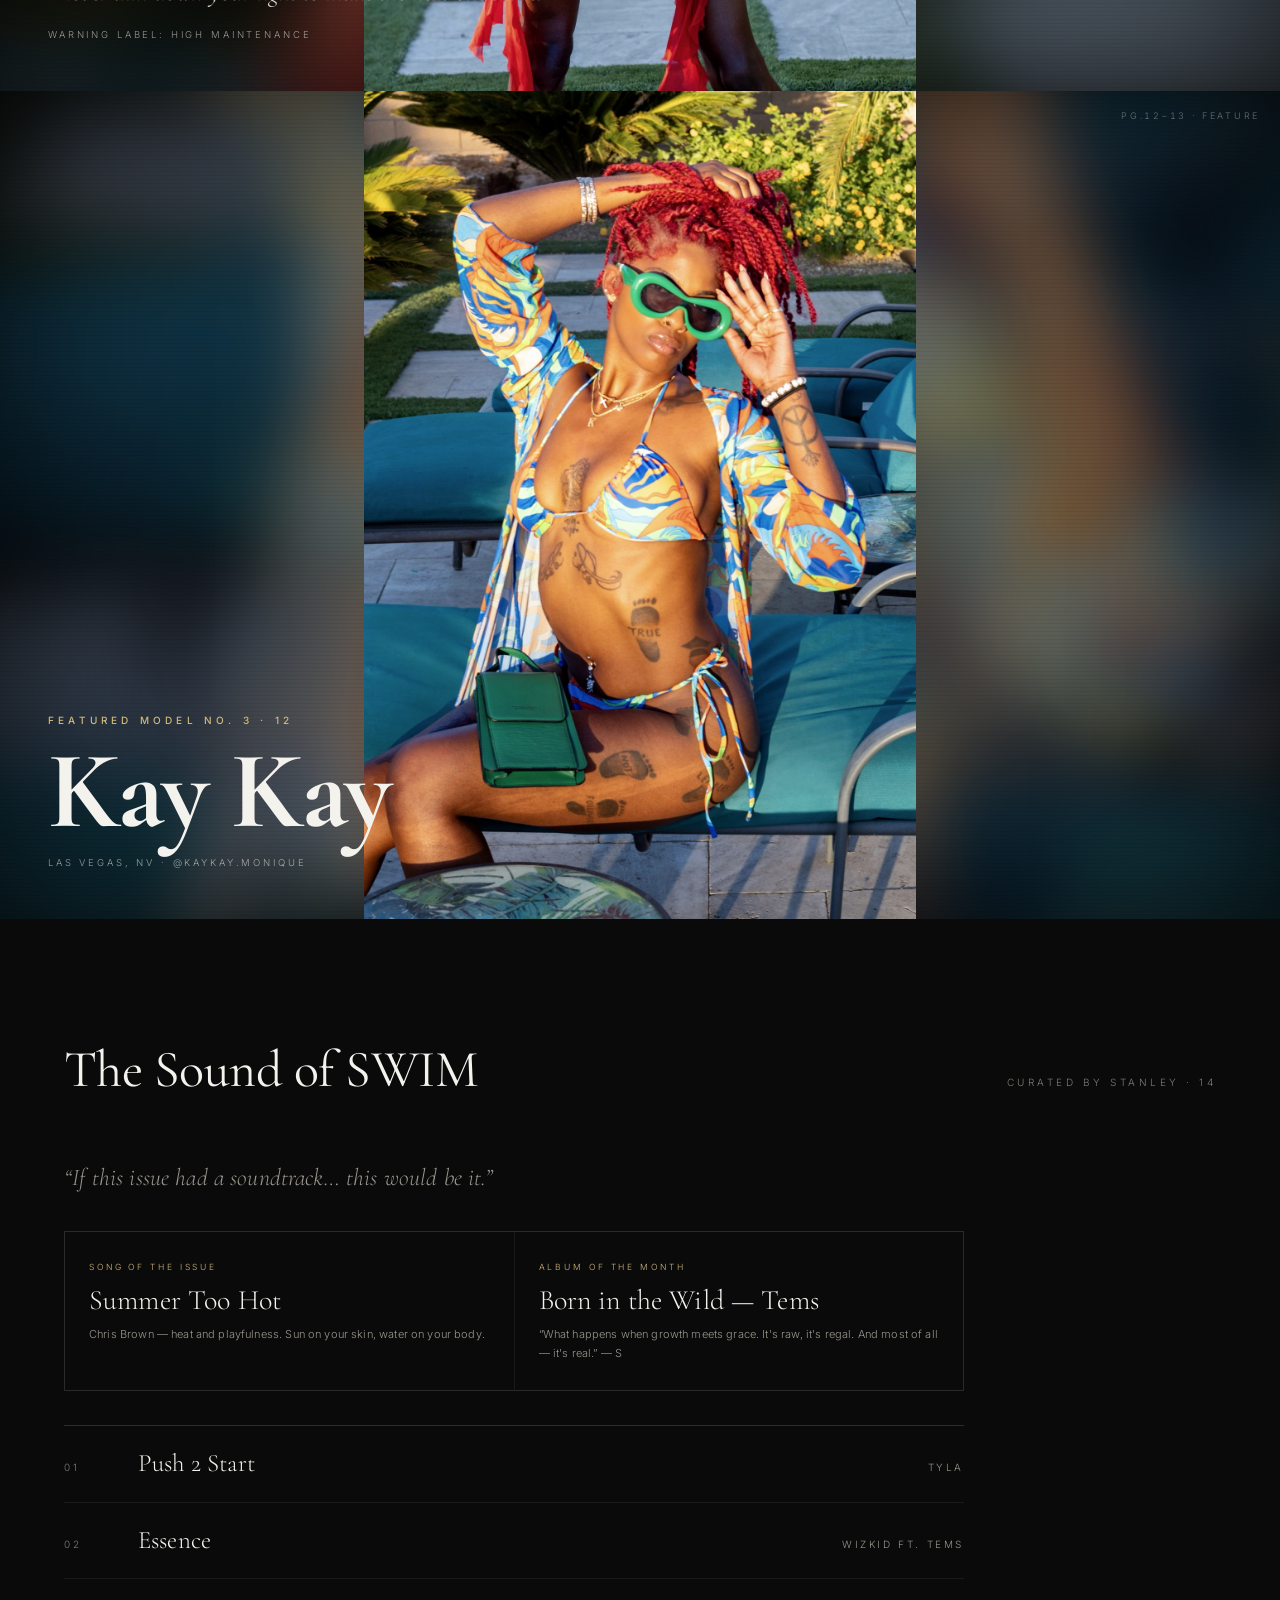
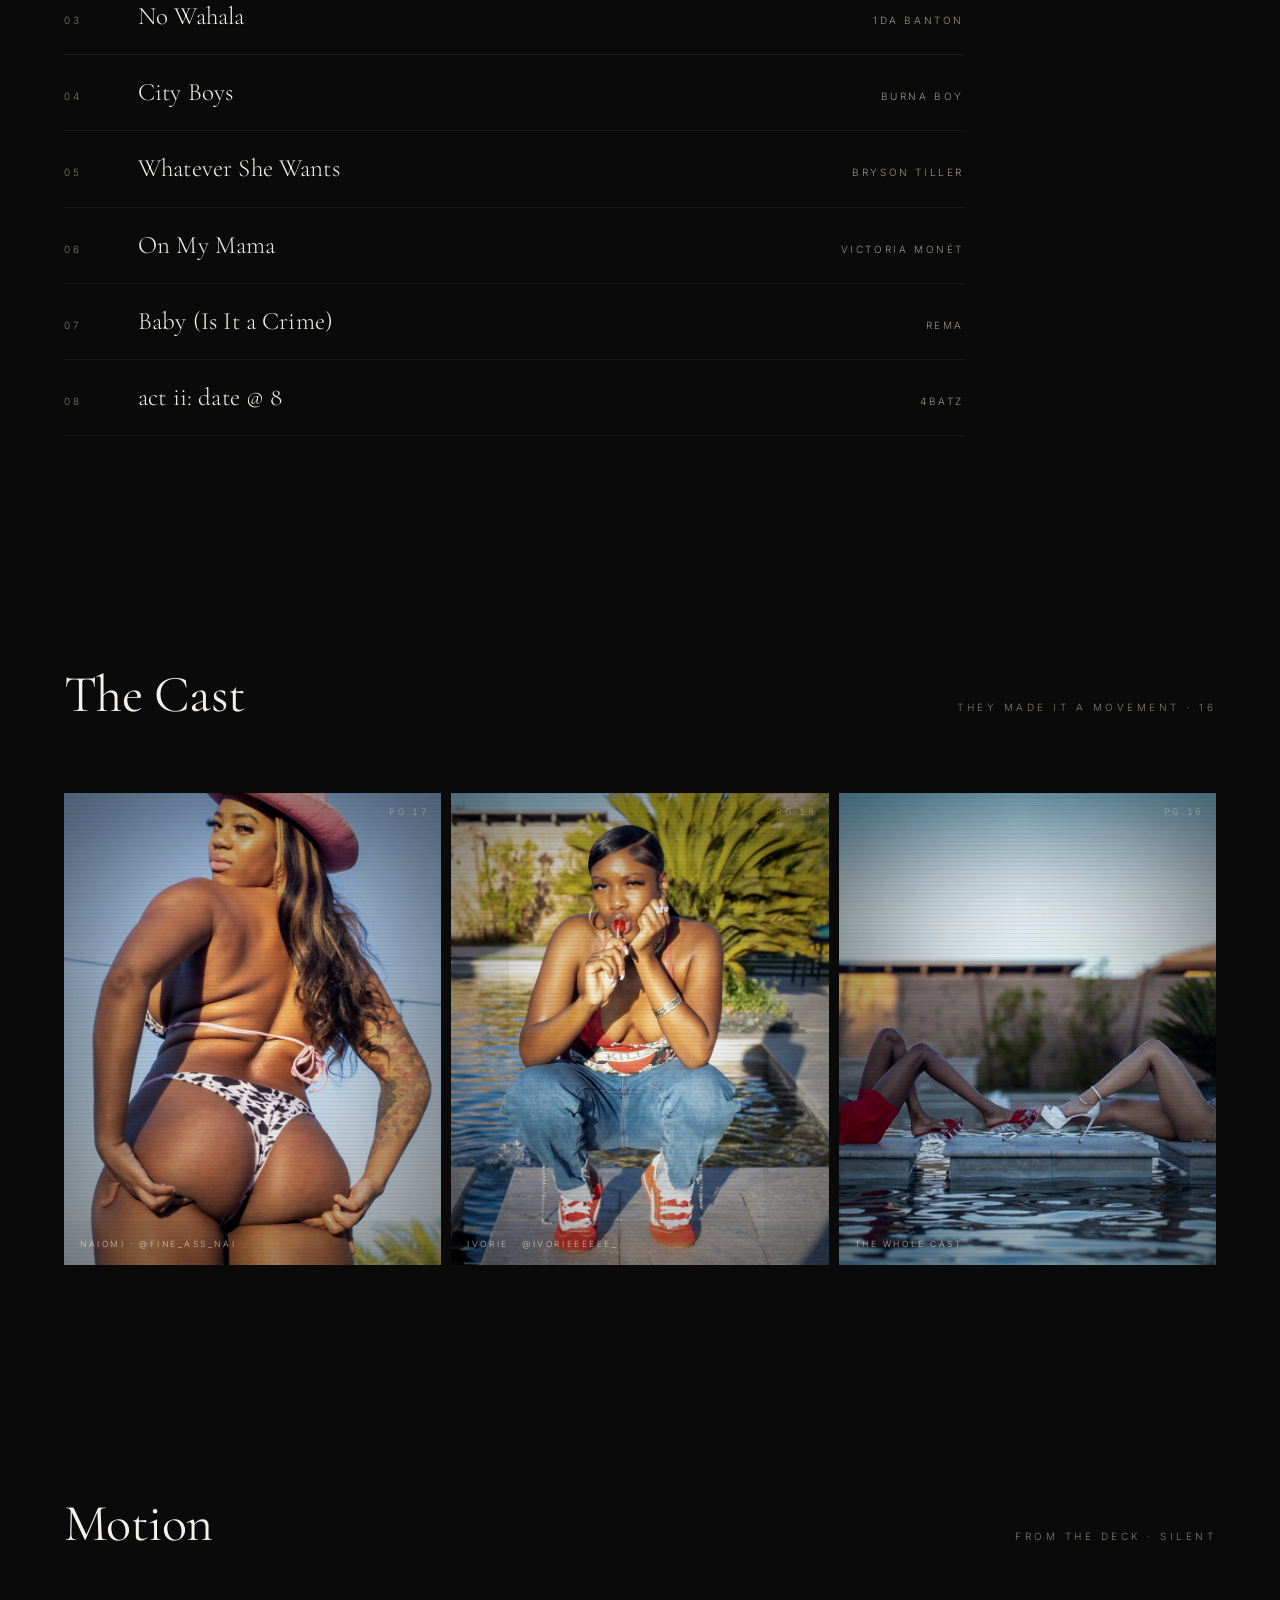
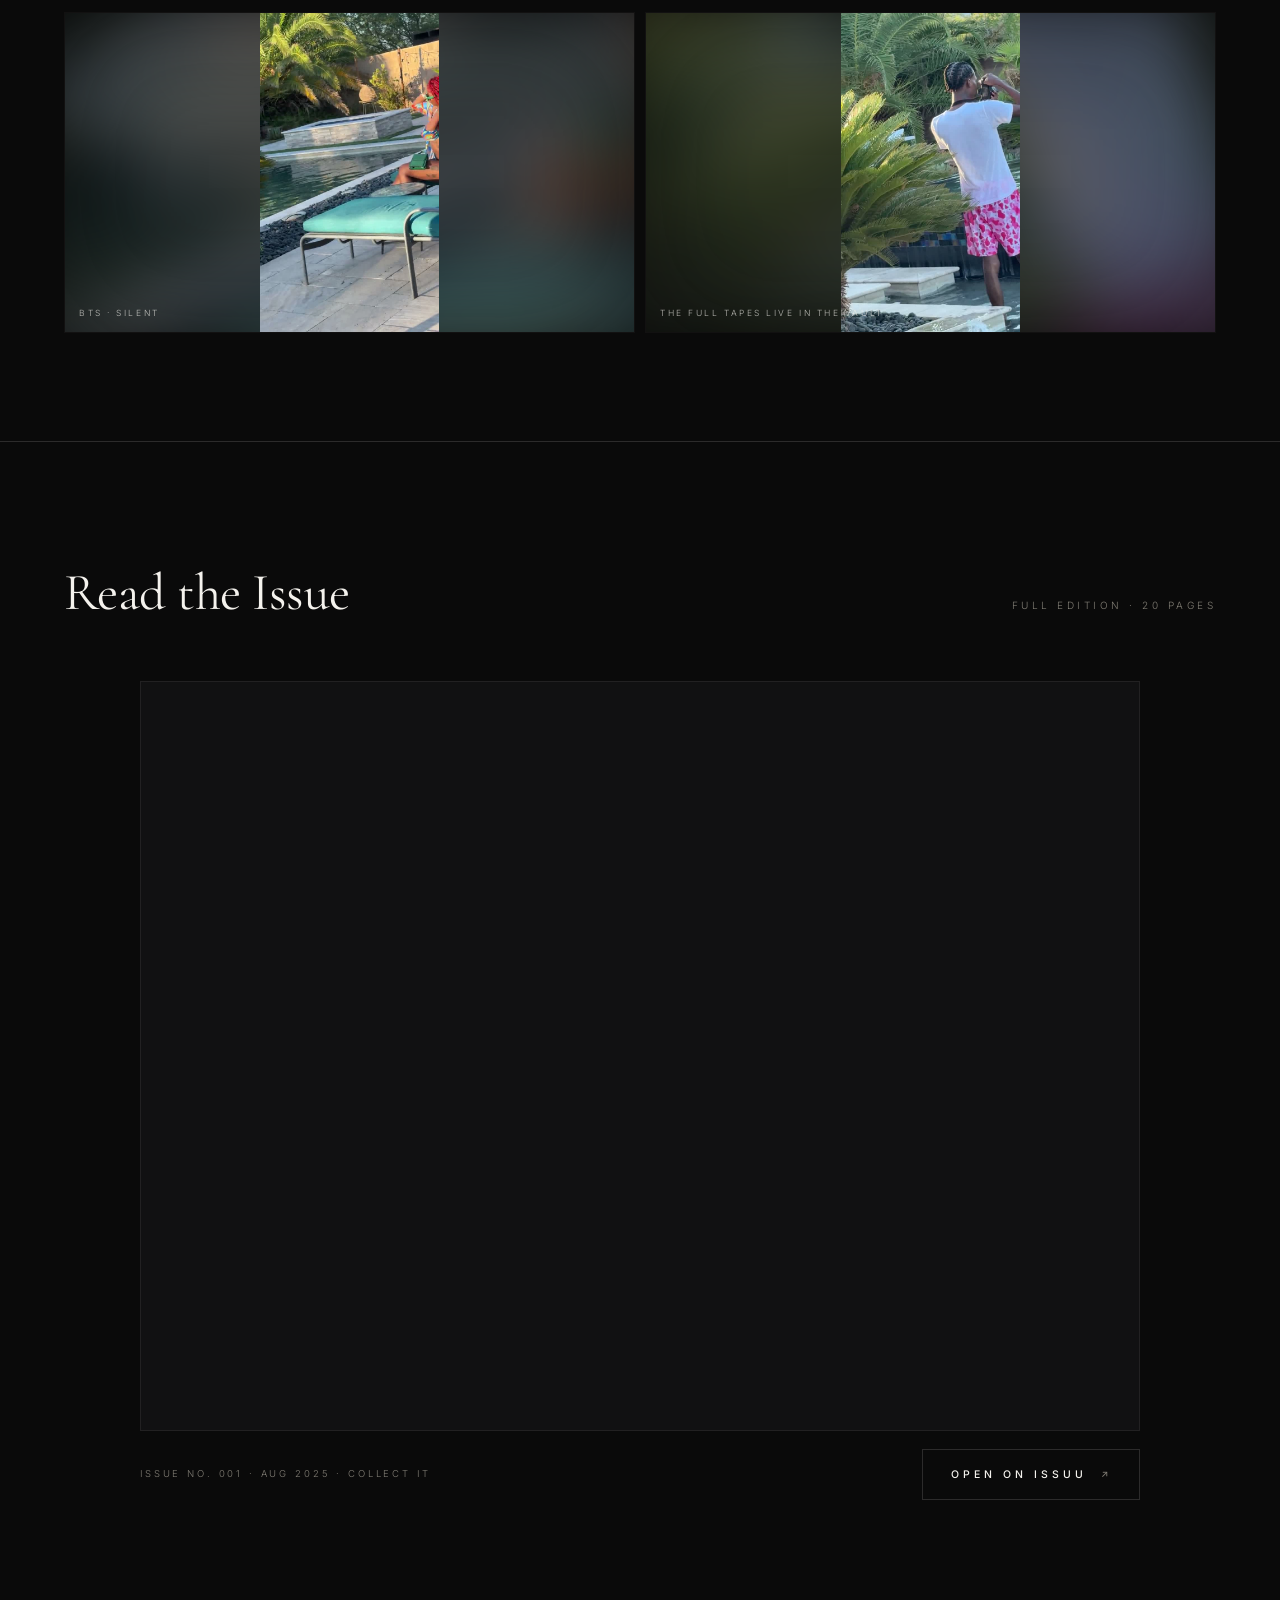
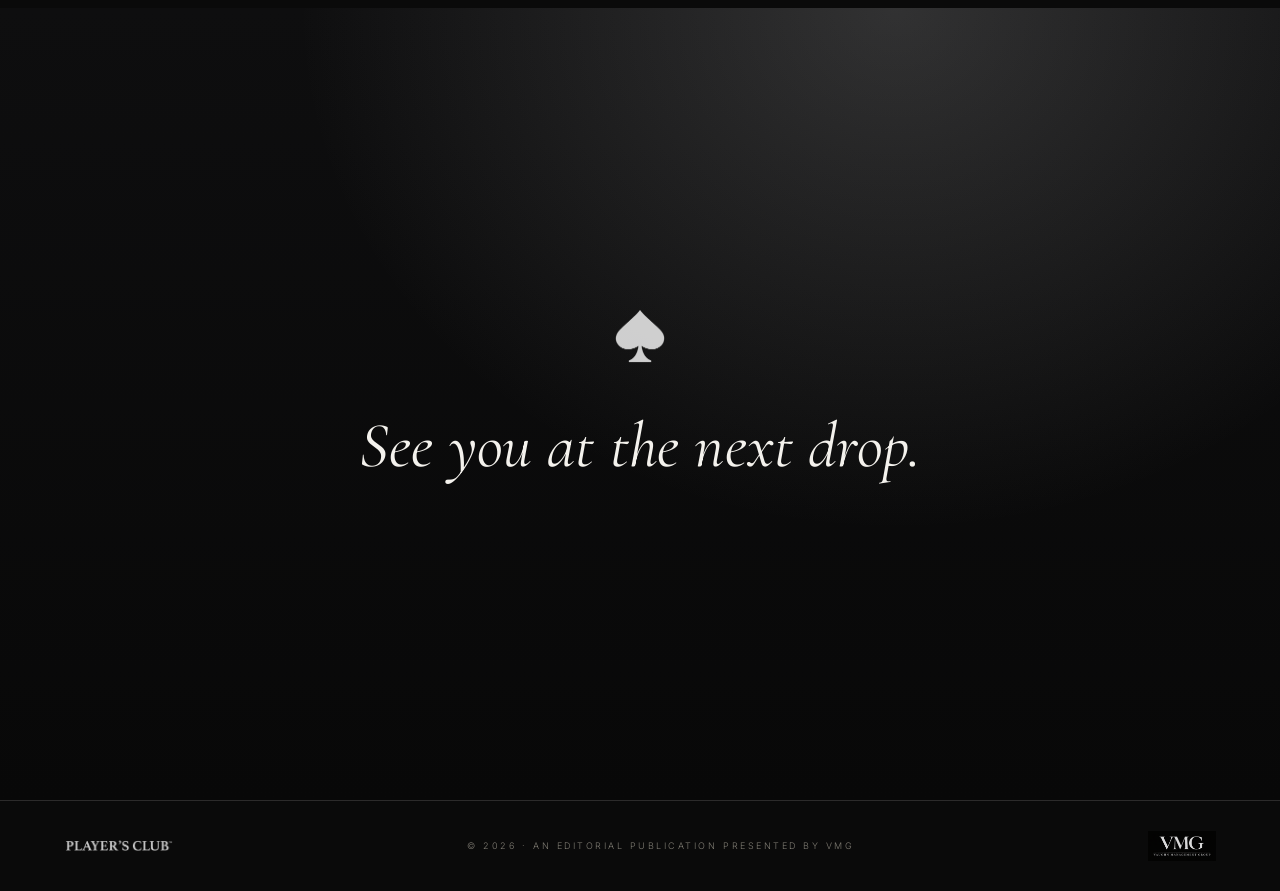
<file: issues/swim-001/index.html>
<!DOCTYPE html>
<html lang="en">
<head>
<meta charset="utf-8">
<meta name="viewport" content="width=device-width, initial-scale=1">
<title>SWIM 001 — Poolside Luxe — PLAYER'S CLUB™</title>
<meta name="description" content="PLAYER'S CLUB™ Issue No. 001 — SWIM. Poolside Luxe. Karma, Cherri, Kay Kay, Naiomi, Ivorie. Aug 2025.">
<meta property="og:title" content="SWIM 001 — Poolside Luxe">
<meta property="og:description" content="PLAYER'S CLUB™ Issue No. 001. The Summer Issue You Weren't Ready For.">
<meta property="og:image" content="https://playersclubhq.com/assets/photos/swim-001/issue-cover.jpg">
<meta name="theme-color" content="#0A0A0A">
<link rel="icon" type="image/png" href="../../assets/img/favicon.png">
<link rel="preconnect" href="https://fonts.googleapis.com">
<link rel="preconnect" href="https://fonts.gstatic.com" crossorigin>
<link href="https://fonts.googleapis.com/css2?family=Cormorant+Garamond:ital,wght@0,300;0,400;0,500;1,300;1,400&family=Inter:wght@300;400;500;600&display=swap" rel="stylesheet">
<link rel="stylesheet" href="../../assets/css/club.css">
<style>
  /* cover */
  .cover{position:relative;min-height:100svh;display:flex;flex-direction:column;justify-content:flex-end;overflow:hidden}
  .cover__art{position:absolute;inset:0}
  .cover::before{content:"";position:absolute;inset:0;z-index:1;background:
    linear-gradient(180deg,rgba(10,10,10,.38) 0%,transparent 28%,transparent 52%,rgba(10,10,10,.78) 100%)}
  .cover__masthead{position:absolute;top:96px;left:0;right:0;text-align:center;z-index:2;padding:0 var(--pad)}
  .cover__masthead img{width:min(64vw,480px);margin:0 auto}
  .cover__masthead .no{margin-top:14px}
  .cover__body{position:relative;z-index:2;padding:0 var(--pad) clamp(34px,7vh,80px)}
  .cover__title{font-family:var(--serif);font-size:clamp(96px,24vw,320px);line-height:.8;letter-spacing:-.02em;margin-left:-.04em}
  .cover__deck{display:flex;flex-wrap:wrap;align-items:baseline;gap:12px 30px;margin-top:22px}
  .cover__deck .lux{font-family:var(--serif);font-style:italic;font-size:clamp(20px,3.6vw,34px);color:var(--gold)}
  .cover__lines{margin-top:26px;display:flex;flex-direction:column;gap:8px}
  .cover__lines span{font-size:10px;letter-spacing:.34em;text-transform:uppercase;color:rgba(244,242,237,.75)}

  /* contents */
  .layout-list{max-width:760px}
  .layout-list a{
    display:grid;grid-template-columns:64px 1fr auto;gap:18px;align-items:baseline;
    padding:17px 0;border-bottom:1px solid var(--hair-soft);transition:padding-left .3s;
  }
  .layout-list a:hover{padding-left:12px}
  .layout-list .no{font-size:10px;letter-spacing:.28em;color:var(--faint)}
  .layout-list .t{font-family:var(--serif);font-size:clamp(19px,3vw,26px)}
  .layout-list .k{font-size:9px;letter-spacing:.3em;text-transform:uppercase;color:var(--dim)}

  /* letter */
  .letter{max-width:820px;margin:0 auto}
  .letter p{font-family:var(--serif);font-size:clamp(19px,2.8vw,26px);line-height:1.65;font-weight:400;color:var(--white)}
  .letter p+p{margin-top:1.2em}
  .letter .drop::first-letter{font-size:3.1em;float:left;line-height:.82;padding:6px 14px 0 0;color:var(--gold)}
  .letter__sig{margin-top:38px}
  .letter__sig img{height:74px;width:auto;opacity:.9}
  .letter__sig span{display:block;margin-top:10px;font-size:9.5px;letter-spacing:.4em;text-transform:uppercase;color:var(--dim)}

  /* stories */
  .story .plate{min-height:92vh}
  .story__kicker{display:flex;align-items:baseline;gap:20px;margin-bottom:14px}
  .story__title{font-family:var(--serif);font-size:clamp(44px,9vw,110px);line-height:.9;letter-spacing:-.015em}
  .story__quote{font-family:var(--serif);font-style:italic;font-size:clamp(17px,2.6vw,25px);color:rgba(244,242,237,.88);margin-top:18px;max-width:560px}
  .story__meta{font-size:9.5px;letter-spacing:.3em;text-transform:uppercase;color:rgba(244,242,237,.6);margin-top:14px}
  .strip{display:grid;grid-template-columns:repeat(3,1fr);gap:10px;padding:10px var(--pad) 0}
  .strip .plate{aspect-ratio:4/5;min-height:0}
  .strip .plate__frame{top:12px;right:12px}
  .strip .cap{position:absolute;bottom:14px;left:16px;z-index:2;font-size:8.5px;letter-spacing:.3em;text-transform:uppercase;color:rgba(244,242,237,.7)}
  @media (max-width:700px){.strip{grid-template-columns:1fr;gap:8px}.strip .plate{aspect-ratio:4/5}}

  /* birkin */
  .birkin{max-width:900px}
  .birkin .line{font-family:var(--serif);font-style:italic;font-size:clamp(18px,2.8vw,26px);color:var(--dim);margin-bottom:34px}
  .birkin__grid{display:grid;grid-template-columns:repeat(auto-fit,minmax(200px,1fr));gap:1px;background:var(--hair-soft);border:1px solid var(--hair-soft)}
  .birkin__grid>div{background:var(--black);padding:28px 24px}
  .birkin__grid .k{font-size:8.5px;letter-spacing:.34em;text-transform:uppercase;color:var(--gold);display:block;margin-bottom:10px}
  .birkin__grid .v{font-family:var(--serif);font-size:clamp(22px,3.4vw,32px)}

  /* tracks */
  .tracks{border-top:1px solid var(--hair);max-width:900px}
  .track{display:grid;grid-template-columns:56px 1fr auto;gap:18px;align-items:baseline;padding:17px 0;border-bottom:1px solid var(--hair-soft)}
  .track .no{font-size:10px;letter-spacing:.28em;color:var(--faint)}
  .track .t{font-family:var(--serif);font-size:clamp(18px,2.8vw,25px)}
  .track .a{font-size:10px;letter-spacing:.26em;text-transform:uppercase;color:var(--dim);text-align:right}
  .sound-lead{display:grid;grid-template-columns:repeat(auto-fit,minmax(260px,1fr));gap:1px;background:var(--hair-soft);border:1px solid var(--hair-soft);max-width:900px;margin-bottom:34px}
  .sound-lead>div{background:var(--black);padding:28px 24px}
  .sound-lead .k{font-size:8.5px;letter-spacing:.34em;text-transform:uppercase;color:var(--gold);display:block;margin-bottom:10px}
  .sound-lead .t{font-family:var(--serif);font-size:clamp(20px,3vw,28px);line-height:1.15}
  .sound-lead .s{font-size:11px;color:var(--dim);margin-top:8px;line-height:1.7}

  /* reader */
  .reader{max-width:1000px;margin:0 auto}
  .reader__frame{position:relative;width:100%;aspect-ratio:4/3;background:var(--coal);border:1px solid var(--hair-soft)}
  .reader__frame iframe{position:absolute;inset:0;width:100%;height:100%;border:0}
  .reader__foot{display:flex;flex-wrap:wrap;gap:14px;align-items:center;justify-content:space-between;margin-top:18px}
  .reader__foot span{font-size:9.5px;letter-spacing:.3em;text-transform:uppercase;color:var(--faint)}
  @media (max-width:700px){.reader__frame{aspect-ratio:3/4}}

  /* back cover */
  .backcover{min-height:88vh;display:flex;align-items:center;justify-content:center;text-align:center}
  .backcover h2{font-family:var(--serif);font-weight:400;font-style:italic;font-size:clamp(30px,6vw,64px)}

  /* the sound of the issue */
  #soundpill{position:fixed;right:18px;bottom:18px;z-index:60;display:flex;align-items:center;gap:10px;
    padding:13px 20px;border:1px solid rgba(244,242,237,.3);background:rgba(10,10,10,.55);
    -webkit-backdrop-filter:blur(12px);backdrop-filter:blur(12px);color:var(--white);
    font-family:var(--sans);font-size:8.5px;letter-spacing:.32em;text-transform:uppercase;
    cursor:pointer;transition:border-color .3s}
  #soundpill:hover{border-color:rgba(244,242,237,.7)}
  #soundpill .eq{display:flex;align-items:flex-end;gap:2px;height:12px}
  #soundpill .eq i{width:2px;height:4px;background:var(--gold);transition:height .3s}
  #soundpill.on .eq i{animation:eq .9s ease-in-out infinite}
  #soundpill.on .eq i:nth-child(2){animation-delay:.25s}
  #soundpill.on .eq i:nth-child(3){animation-delay:.5s}
  @keyframes eq{0%,100%{height:4px}50%{height:12px}}
</style>
<meta property="og:url" content="https://playersclubhq.com/issues/swim-001/">
<meta property="og:type" content="website">
<meta property="og:site_name" content="PLAYER'S CLUB™">
<meta name="twitter:card" content="summary_large_image">
<link rel="canonical" href="https://playersclubhq.com/issues/swim-001/">
<link rel="apple-touch-icon" href="/assets/img/apple-touch-icon.png">
<link rel="manifest" href="/site.webmanifest">
<meta name="apple-mobile-web-app-title" content="PLAYER'S CLUB">
<meta name="apple-mobile-web-app-status-bar-style" content="black-translucent">
<script>document.documentElement.classList.add("js");</script>
</head>
<body>
<a class="skip" href="#main">Skip to content</a>
<div class="grain" aria-hidden="true"></div>

<nav class="nav" aria-label="Primary">
  <a class="nav__mark" href="../../">
    <img src="../../assets/img/wordmark-white.png" alt="PLAYER'S CLUB™" decoding="async">
    <span class="nav__pub">by VMG</span>
  </a>
  <div class="nav__links">
    <a href="../../issues/">Issues</a>
    <a href="../../archive/">Archive</a>
    <a href="../../casting/">Casting</a>
    <a href="../../vault/">The Vault</a>
  </div>
  <button class="nav__burger" aria-label="Menu" aria-expanded="false"><span></span><span></span></button>
</nav>
<div class="menu">
  <a href="../../issues/"><small>01</small> Issues</a>
  <a href="../../archive/"><small>02</small> Archive</a>
  <a href="../../casting/"><small>03</small> Casting</a>
  <a href="../../vault/"><small>04</small> The Vault</a>
</div>

<!-- COVER -->
<header class="cover">
  <div class="cover__art art-pool"></div>
  <img class="plate__photo kb" src="../../assets/photos/swim-001/cover.jpg" alt="Karma — SWIM 001 cover" style="position:absolute;inset:0;width:100%;height:100%;object-fit:cover" srcset="../../assets/photos/swim-001/cover-sm.jpg 800w, ../../assets/photos/swim-001/cover-md.jpg 1200w, ../../assets/photos/swim-001/cover.jpg 1600w" sizes="100vw" decoding="async" fetchpriority="high">
  <div class="cover__masthead">
    <img src="../../assets/img/magazine-white.png" alt="PLAYER'S CLUB™ Magazine" decoding="async">
    <div class="no eyebrow" style="color:rgba(244,242,237,.8)">Issue No. 001 · Aug 2025</div>
  </div>
  <div class="cover__body">
    <h1 class="cover__title chrome-text rv in">SWIM</h1>
    <div class="cover__deck rv in rv-d1">
      <span class="lux">Poolside Luxe</span>
      <span class="eyebrow" style="color:rgba(244,242,237,.8)">First Edition · Cover — Karma</span>
    </div>
    <div class="cover__lines rv in rv-d2">
      <span>The Summer Issue You Weren't Ready For</span>
      <span>The Players-Only Pool Party</span>
      <span>Fontaine Says Get Wet</span>
    </div>
  </div>
</header>

<main id="main">
  <!-- THE INDEX -->
  <section class="sect" id="layout">
    <div class="sect__head rv">
      <h2>The Index</h2>
      <span class="idx">Contents · 001</span>
    </div>
    <nav class="layout-list rv">
      <a href="#letter"><span class="no">03</span><span class="t">Editor's Note</span><span class="k">Stanley Fontaine</span></a>
      <a href="#karma"><span class="no">05</span><span class="t">Cover Girl — Karma</span><span class="k">Q&amp;A</span></a>
      <a href="#birkin"><span class="no">08</span><span class="t">Birkin Bag Breakdown</span><span class="k">Club Knowledge</span></a>
      <a href="#cherri"><span class="no">09</span><span class="t">Cherri</span><span class="k">Featured Model #2</span></a>
      <a href="#kaykay"><span class="no">12</span><span class="t">Kay Kay</span><span class="k">Featured Model #3</span></a>
      <a href="#sound"><span class="no">14</span><span class="t">The Sound of SWIM</span><span class="k">Curated by Stanley</span></a>
      <a href="#cast"><span class="no">16</span><span class="t">The Cast</span><span class="k">Naiomi · Ivorie</span></a>
      <a href="#read"><span class="no">—</span><span class="t">Read the Issue</span><span class="k">Full Edition</span></a>
    </nav>
  </section>

  <!-- EDITOR'S NOTE -->
  <section class="sect" id="letter" style="border-top:1px solid var(--hair)">
    <div class="letter">
      <span class="eyebrow eyebrow--gold rv">Editor's Note · "Welcome to the Club"</span>
      <div style="height:34px"></div>
      <p class="drop rv">Welcome to the SWIM issue. This is more than bikinis and poolside glances — this is the rebirth of cool. PLAYER'S CLUB™ isn't here to follow trends, we're here to set them.</p>
      <p class="rv">This issue is dedicated to the energy that summer brings: wild, electric, and unforgettable. The women are timeless, the vibe is cinematic, and the Club is exclusive. You're now a part of it.</p>
      <div class="letter__sig rv">
        <img src="../../assets/img/stanley-signature.png" alt="Stanley Fontaine" decoding="async" loading="lazy">
        <span>Editor-in-Chief</span>
      </div>
    </div>
  </section>

  <!-- COVER GIRL: KARMA -->
  <section class="story" id="karma">
    <figure class="plate plate--full art-pool rv">
      <img class="plate__blur" src="../../assets/photos/swim-001/karma-02-blur.jpg" alt="" aria-hidden="true" loading="lazy" decoding="async">
      <img class="plate__photo" src="../../assets/photos/swim-001/karma-02.jpg" alt="Karma" loading="lazy" srcset="../../assets/photos/swim-001/karma-02-sm.jpg 800w, ../../assets/photos/swim-001/karma-02-md.jpg 1200w, ../../assets/photos/swim-001/karma-02.jpg 1600w" sizes="100vw" decoding="async">
      <span class="plate__frame">PG.05–07 · COVER STORY</span>
      <figcaption class="plate__body">
        <div class="story__kicker"><span class="eyebrow eyebrow--gold">Cover Girl · 05</span></div>
        <h2 class="story__title">Karma</h2>
        <p class="story__quote">&ldquo;I don't really believe anything is delusional — any dream is possible.&rdquo;</p>
        <p class="story__meta">Phoenix, AZ · Effortless energy · Raw beauty</p>
      </figcaption>
    </figure>
  </section>

  <!-- BIRKIN -->
  <section class="sect" id="birkin">
    <div class="sect__head rv">
      <h2>Birkin Bag Breakdown</h2>
      <span class="idx">Club Knowledge · 08</span>
    </div>
    <div class="birkin rv">
      <p class="line">&ldquo;How a purse became more profitable than Bitcoin.&rdquo;</p>
      <div class="birkin__grid">
        <div><span class="k">Retail</span><span class="v">$10,900</span></div>
        <div><span class="k">Resale</span><span class="v">$20–30K</span></div>
        <div><span class="k">Appreciation</span><span class="v">+200% / 5 yrs</span></div>
        <div><span class="k">Bottom Line</span><span class="v">It's a play.</span></div>
      </div>
      <div style="height:30px"></div>
      <blockquote class="pull rv" style="font-size:clamp(20px,3.4vw,32px)">
        &ldquo;This ain't no Michael Kors. This is Wall Street with handles.&rdquo;
        <span class="sig">— S</span>
      </blockquote>
    </div>
  </section>

  <!-- CHERRI -->
  <section class="story" id="cherri">
    <figure class="plate plate--full art-red rv">
      <img class="plate__blur" src="../../assets/photos/swim-001/cherri-01-blur.jpg" alt="" aria-hidden="true" loading="lazy" decoding="async">
      <img class="plate__photo" src="../../assets/photos/swim-001/cherri-01.jpg" alt="Cherri" loading="lazy" srcset="../../assets/photos/swim-001/cherri-01-sm.jpg 800w, ../../assets/photos/swim-001/cherri-01-md.jpg 1200w, ../../assets/photos/swim-001/cherri-01.jpg 1333w" sizes="100vw" decoding="async">
      <span class="plate__frame">PG.09–10 · FEATURE</span>
      <figcaption class="plate__body">
        <div class="story__kicker"><span class="eyebrow eyebrow--gold">Featured Model No. 2 · 09</span></div>
        <h2 class="story__title">Cherri</h2>
        <p class="story__quote">&ldquo;Never dim down your light to make the next one shine.&rdquo;</p>
        <p class="story__meta">Warning label: high maintenance</p>
      </figcaption>
    </figure>
  </section>

  <!-- KAY KAY -->
  <section class="story" id="kaykay">
    <figure class="plate plate--full art-golden rv">
      <img class="plate__blur" src="../../assets/photos/swim-001/kaykay-01-blur.jpg" alt="" aria-hidden="true" loading="lazy" decoding="async">
      <img class="plate__photo" src="../../assets/photos/swim-001/kaykay-01.jpg" alt="Kay Kay" loading="lazy" srcset="../../assets/photos/swim-001/kaykay-01-sm.jpg 800w, ../../assets/photos/swim-001/kaykay-01-md.jpg 1200w, ../../assets/photos/swim-001/kaykay-01.jpg 1333w" sizes="100vw" decoding="async">
      <span class="plate__frame">PG.12–13 · FEATURE</span>
      <figcaption class="plate__body">
        <div class="story__kicker"><span class="eyebrow eyebrow--gold">Featured Model No. 3 · 12</span></div>
        <h2 class="story__title">Kay Kay</h2>
        <p class="story__meta">Las Vegas, NV · @kaykay.monique</p>
      </figcaption>
    </figure>
  </section>

  <!-- THE SOUND OF SWIM -->
  <section class="sect" id="sound">
    <div class="sect__head rv">
      <h2>The Sound of SWIM</h2>
      <span class="idx">Curated by Stanley · 14</span>
    </div>
    <p class="rv" style="font-family:var(--serif);font-style:italic;font-size:clamp(17px,2.6vw,24px);color:var(--dim);max-width:560px;margin-bottom:34px">
      &ldquo;If this issue had a soundtrack&hellip; this would be it.&rdquo;
    </p>
    <div class="sound-lead rv">
      <div><span class="k">Song of the Issue</span><span class="t">Summer Too Hot</span><p class="s">Chris Brown — heat and playfulness. Sun on your skin, water on your body.</p></div>
      <div><span class="k">Album of the Month</span><span class="t">Born in the Wild — Tems</span><p class="s">&ldquo;What happens when growth meets grace. It's raw, it's regal. And most of all — it's real.&rdquo; — S</p></div>
    </div>
    <div class="tracks rv">
      <div class="track"><span class="no">01</span><span class="t">Push 2 Start</span><span class="a">Tyla</span></div>
      <div class="track"><span class="no">02</span><span class="t">Essence</span><span class="a">WizKid ft. Tems</span></div>
      <div class="track"><span class="no">03</span><span class="t">No Wahala</span><span class="a">1da Banton</span></div>
      <div class="track"><span class="no">04</span><span class="t">City Boys</span><span class="a">Burna Boy</span></div>
      <div class="track"><span class="no">05</span><span class="t">Whatever She Wants</span><span class="a">Bryson Tiller</span></div>
      <div class="track"><span class="no">06</span><span class="t">On My Mama</span><span class="a">Victoria Monét</span></div>
      <div class="track"><span class="no">07</span><span class="t">Baby (Is It a Crime)</span><span class="a">Rema</span></div>
      <div class="track"><span class="no">08</span><span class="t">act ii: date @ 8</span><span class="a">4batz</span></div>
    </div>
  </section>

  <!-- THE CAST -->
  <section class="sect" id="cast" style="padding-left:0;padding-right:0">
    <div class="sect__head rv" style="padding:0 var(--pad)">
      <h2>The Cast</h2>
      <span class="idx">They made it a movement · 16</span>
    </div>
    <div class="strip">
      <figure class="plate art-dusk rv"><img class="plate__photo" src="../../assets/photos/swim-001/naiomi-01.jpg" alt="Naiomi" srcset="../../assets/photos/swim-001/naiomi-01-sm.jpg 800w, ../../assets/photos/swim-001/naiomi-01-md.jpg 1200w, ../../assets/photos/swim-001/naiomi-01.jpg 1333w" sizes="(max-width:700px) 100vw, 33vw" decoding="async" loading="lazy"><span class="plate__frame">PG.17</span><span class="cap">Naiomi · @fine_ass_nai</span></figure>
      <figure class="plate art-golden rv rv-d1"><img class="plate__photo" src="../../assets/photos/swim-001/sets/ivorie/ivorie-03.jpg" alt="Ivorie" srcset="../../assets/photos/swim-001/sets/ivorie/ivorie-03-sm.jpg 800w, ../../assets/photos/swim-001/sets/ivorie/ivorie-03-md.jpg 1200w, ../../assets/photos/swim-001/sets/ivorie/ivorie-03.jpg 1600w" sizes="(max-width:700px) 100vw, 33vw" decoding="async" loading="lazy"><span class="plate__frame">PG.18</span><span class="cap">Ivorie · @ivorieeeeee_</span></figure>
      <figure class="plate art-noir rv rv-d2"><img class="plate__photo" src="../../assets/photos/swim-001/cast-01.jpg" alt="The cast of SWIM 001" srcset="../../assets/photos/swim-001/cast-01-sm.jpg 800w, ../../assets/photos/swim-001/cast-01-md.jpg 1200w, ../../assets/photos/swim-001/cast-01.jpg 2000w" sizes="(max-width:700px) 100vw, 33vw" decoding="async" loading="lazy"><span class="plate__frame">PG.16</span><span class="cap">The whole cast</span></figure>
    </div>
  </section>

  <!-- MOTION -->
  <section class="sect" style="padding-left:0;padding-right:0">
    <div class="sect__head rv" style="padding:0 var(--pad)">
      <h2>Motion</h2>
      <span class="idx">From the deck · Silent</span>
    </div>
    <div class="motionband">
      <figure class="rv"><img class="vfill" src="../../assets/video/swim-001/loop-c-poster-blur.jpg" alt="" aria-hidden="true" loading="lazy" decoding="async"><video data-ambient src="../../assets/video/swim-001/loop-c.mp4" poster="../../assets/video/swim-001/loop-c-poster.jpg" muted loop playsinline preload="none"></video><span class="cap">BTS · Silent</span></figure>
      <figure class="rv rv-d1"><img class="vfill" src="../../assets/video/swim-001/loop-d-poster-blur.jpg" alt="" aria-hidden="true" loading="lazy" decoding="async"><video data-ambient src="../../assets/video/swim-001/loop-d.mp4" poster="../../assets/video/swim-001/loop-d-poster.jpg" muted loop playsinline preload="none"></video><span class="cap">The full tapes live in the Vault</span></figure>
    </div>
  </section>

  <!-- READ THE ISSUE -->
  <section class="sect" id="read" style="border-top:1px solid var(--hair)">
    <div class="sect__head rv">
      <h2>Read the Issue</h2>
      <span class="idx">Full Edition · 20 pages</span>
    </div>
    <div class="reader rv">
      <div class="reader__frame">
        <iframe src="https://e.issuu.com/embed.html?d=swim_001&u=playersclub" title="SWIM 001 — full issue" allowfullscreen loading="lazy"></iframe>
      </div>
      <div class="reader__foot">
        <span>Issue No. 001 · Aug 2025 · Collect it</span>
        <a class="btn" href="https://issuu.com/playersclub/docs/swim_001" target="_blank" rel="noopener">Open on Issuu <span class="arr">↗</span></a>
      </div>
    </div>
  </section>

  <!-- BACK COVER -->
  <section class="backcover art-noir">
    <div class="rv">
      <img src="../../assets/img/acemark-white.png" alt="" style="height:54px;margin:0 auto 30px;opacity:.8" decoding="async" loading="lazy">
      <h2>See you at the next drop.</h2>
    </div>
  </section>
</main>

<footer class="foot">
  <img class="foot__mark" src="../../assets/img/wordmark-white.png" alt="PLAYER'S CLUB™" decoding="async" loading="lazy">
  <small>© <span data-year>2026</span> · An editorial publication presented by VMG</small>
  <img class="foot__vmg" src="../../assets/img/vmg-logo.png" alt="VMG — Vaughn Management Group" decoding="async" loading="lazy">
</footer>

<audio id="issue-audio" src="../../assets/audio/summer-too-hot.mp3" loop preload="none"></audio>
<button id="soundpill" aria-label="Toggle sound" title="Summer Too Hot — the sound of the issue">
  <span class="eq"><i></i><i></i><i></i></span>
  <span id="soundlabel">Sound</span>
</button>
<script>
(function () {
  var au = document.getElementById("issue-audio");
  var pill = document.getElementById("soundpill");
  var label = document.getElementById("soundlabel");
  var set = function (on) { pill.classList.toggle("on", on); label.textContent = on ? "Sound On" : "Sound"; };
  var start = function () { au.volume = 0.8; au.play().then(function () { set(true); }).catch(function () {}); };
  pill.addEventListener("click", function (e) {
    e.stopPropagation();
    if (au.paused) { start(); sessionStorage.setItem("pc-sound", "on"); }
    else { au.pause(); set(false); sessionStorage.setItem("pc-sound", "off"); }
  });
  if (sessionStorage.getItem("pc-sound") !== "off") {
    au.play().then(function () { set(true); }).catch(function () {
      var once = function (e) {
        if (e.target.closest("#soundpill")) return;
        document.removeEventListener("pointerdown", once);
        start();
      };
      document.addEventListener("pointerdown", once);
    });
  }
})();
</script>
<script src="../../assets/js/club.js"></script>
</body>
</html>
</file>
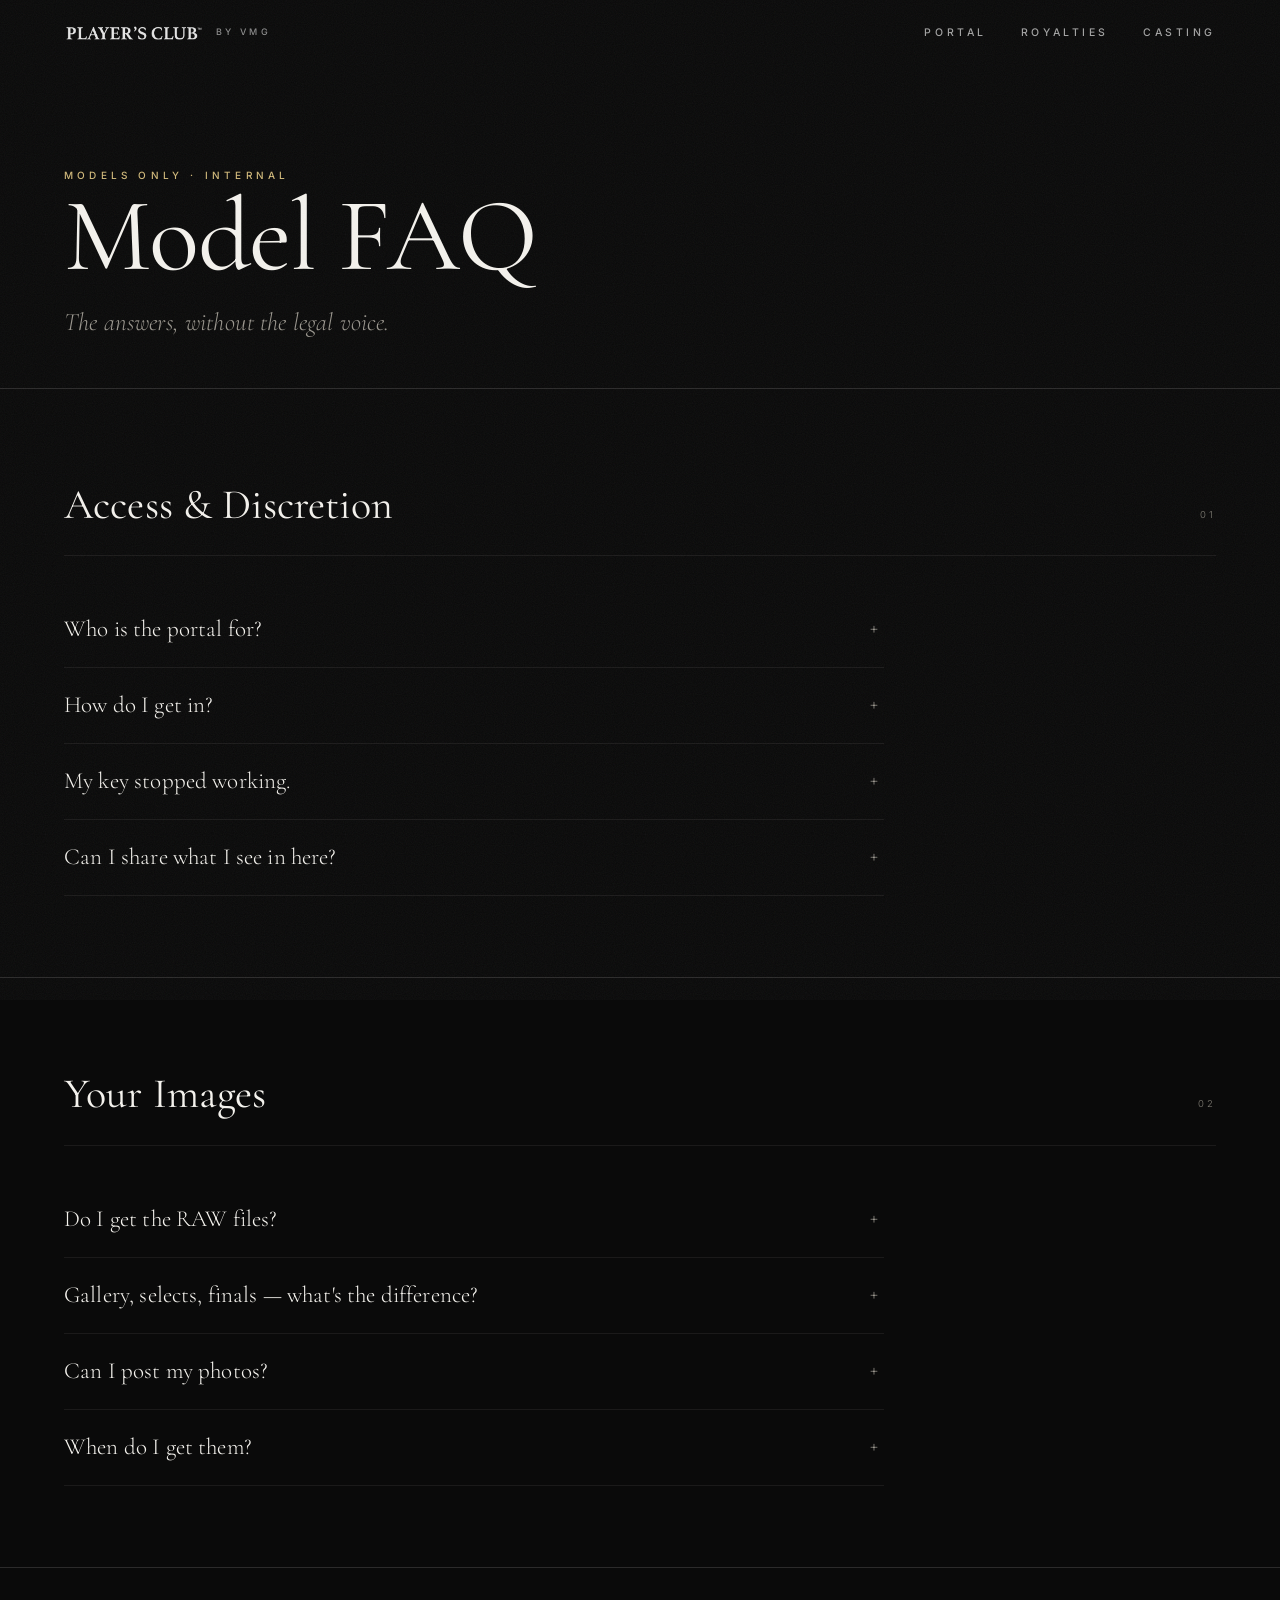
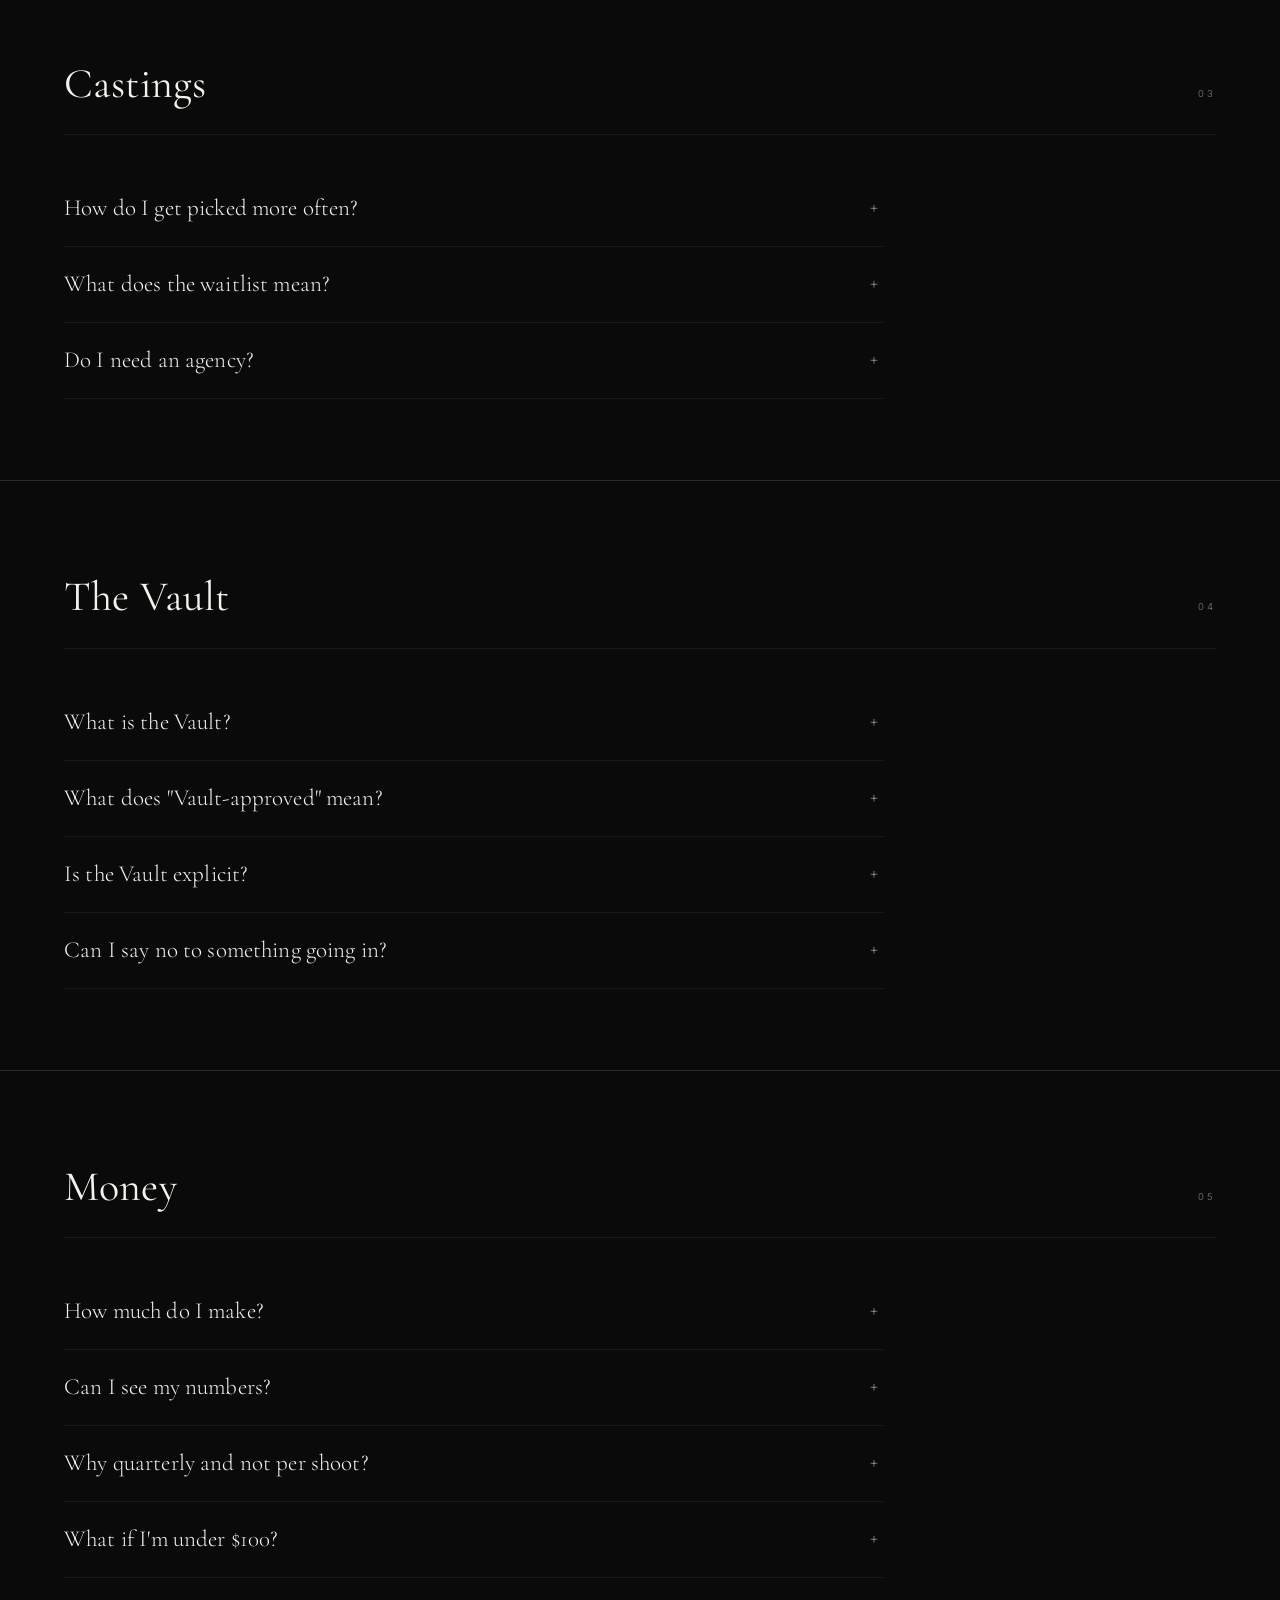
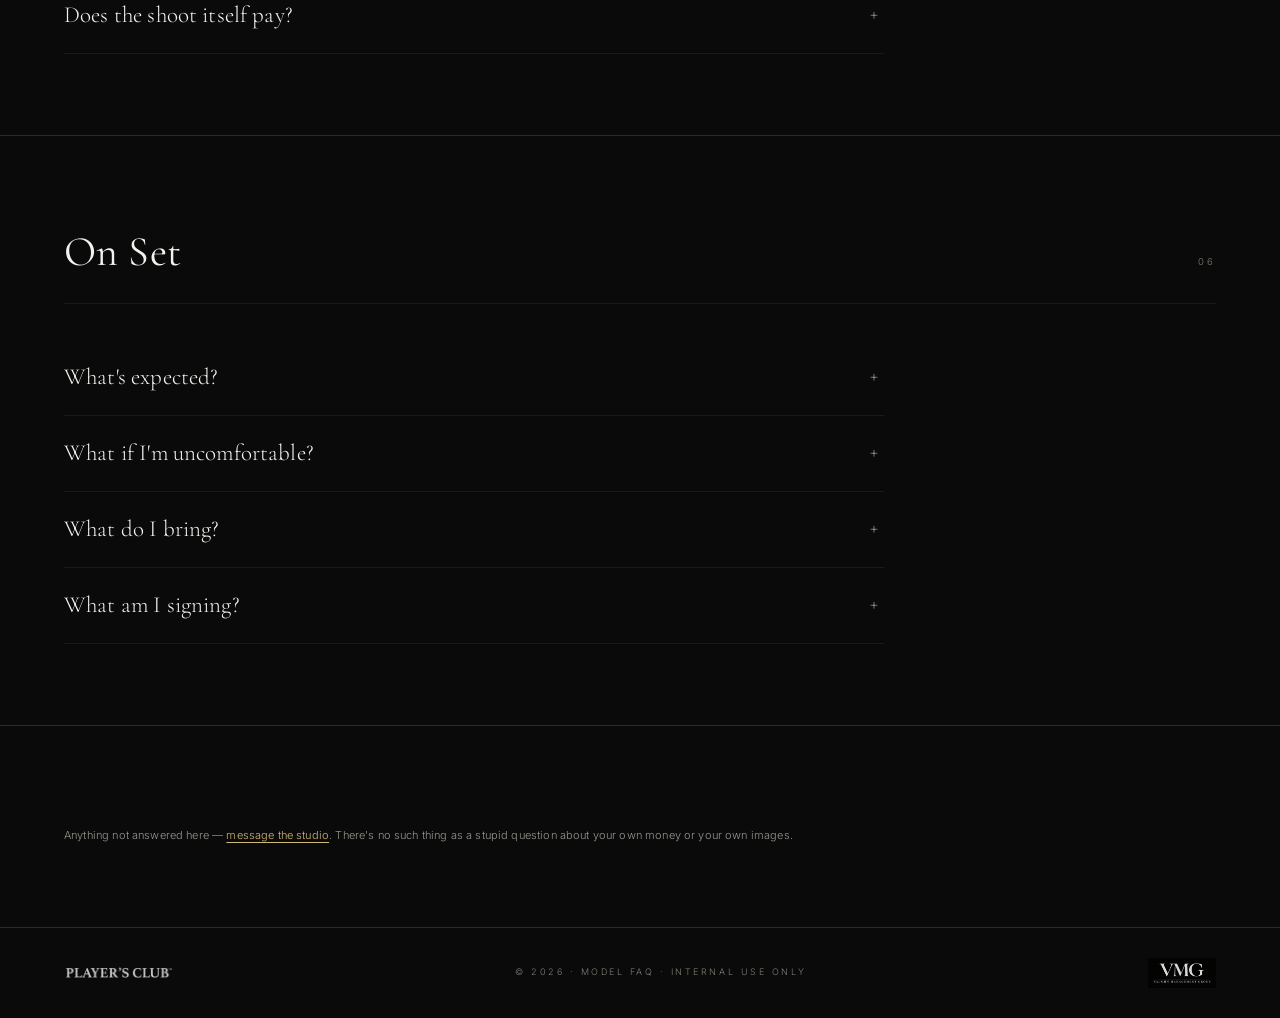
<file: portal/faq/index.html>
<!DOCTYPE html>
<html lang="en" class="no-js">
<head>
<meta charset="utf-8">
<meta name="viewport" content="width=device-width, initial-scale=1">
<title>Model FAQ — Model Portal — PLAYER'S CLUB™</title>
<meta name="description" content="PLAYER'S CLUB™ model FAQ. Access, galleries, castings, the Vault, money, and on-set expectations.">
<meta name="robots" content="noindex,nofollow">
<meta name="theme-color" content="#0A0A0A">
<link rel="icon" type="image/png" href="../../assets/img/favicon.png">
<link rel="apple-touch-icon" href="/assets/img/apple-touch-icon.png">
<link rel="manifest" href="/site.webmanifest">
<meta name="apple-mobile-web-app-title" content="PLAYER'S CLUB">
<meta name="apple-mobile-web-app-status-bar-style" content="black-translucent">
<link rel="preconnect" href="https://fonts.googleapis.com">
<link rel="preconnect" href="https://fonts.gstatic.com" crossorigin>
<link href="https://fonts.googleapis.com/css2?family=Cormorant+Garamond:ital,wght@0,300;0,400;0,500;1,300;1,400&family=Inter:wght@300;400;500;600&display=swap" rel="stylesheet">
<link rel="stylesheet" href="../../assets/css/club.css">
<script>document.documentElement.classList.add("js");</script>
<style>
  .qa{max-width:820px}
  .qa details{border-bottom:1px solid var(--hair-soft)}
  .qa summary{
    list-style:none;cursor:pointer;padding:22px 40px 22px 0;position:relative;
    font-family:var(--serif);font-size:clamp(17px,2.6vw,23px);line-height:1.35;
    transition:padding-left .3s;
  }
  .qa summary::-webkit-details-marker{display:none}
  .qa summary:hover{padding-left:10px}
  .qa summary::after{
    content:"+";position:absolute;right:6px;top:22px;
    font-size:20px;color:var(--dim);font-weight:300;transition:transform .3s;
  }
  .qa details[open] summary::after{transform:rotate(45deg)}
  .qa .a{padding:0 0 24px;font-size:13.5px;line-height:1.9;color:var(--dim);max-width:68ch}
  .qa .a strong{color:var(--white);font-weight:500}
  .qa .a p+p{margin-top:12px}
  .qa .a ul{margin:12px 0 0;padding-left:20px}
  .qa .a li{margin-bottom:8px}
</style>
</head>
<body>
<a class="skip" href="#main">Skip to content</a>
<div class="grain" aria-hidden="true"></div>

<nav class="nav" aria-label="Primary">
  <a class="nav__mark" href="../../">
    <img src="../../assets/img/wordmark-white.png" alt="PLAYER'S CLUB™" decoding="async">
    <span class="nav__pub">by VMG</span>
  </a>
  <div class="nav__links">
    <a href="../">Portal</a>
    <a href="../royalties/">Royalties</a>
    <a href="../../casting/">Casting</a>
  </div>
  <button class="nav__burger" aria-label="Menu" aria-expanded="false"><span></span><span></span></button>
</nav>
<div class="menu">
  <a href="../"><small>01</small> Portal</a>
  <a href="../royalties/"><small>02</small> Royalties</a>
  <a href="./"><small>03</small> FAQ</a>
  <a href="../../casting/"><small>04</small> Casting</a>
</div>

<main id="main">
<header class="pf-head">
  <span class="eyebrow eyebrow--gold rv in">Models Only · Internal</span>
  <h1 class="rv in">Model FAQ</h1>
  <p class="lede rv in rv-d1">The answers, without the legal voice.</p>
</header>

<section class="pf-sect">
  <div class="pf-sect__head rv"><h2>Access &amp; Discretion</h2><span class="idx">01</span></div>
  <div class="qa rv">
    <details><summary>Who is the portal for?</summary><div class="a">
      <p>Confirmed models and collaborators. Castings, concepts, unreleased sets: all of it is <strong>studio-confidential</strong>. It isn't public and it isn't for group chats.</p>
    </div></details>
    <details><summary>How do I get in?</summary><div class="a">
      <p>You get an access key with your call sheet. It opens your own ledger and nothing else. You can't see anyone else's numbers, and they can't see yours.</p>
    </div></details>
    <details><summary>My key stopped working.</summary><div class="a">
      <p>Message the studio and it gets reissued. Don't try variations, and don't ask another model for hers. A shared key is a revoked key.</p>
    </div></details>
    <details><summary>Can I share what I see in here?</summary><div class="a">
      <p><strong>No.</strong> Castings carry creative direction and timing. A leak costs the launch, and the launch is what everyone gets paid from. If someone asks: <strong>wait for the drop.</strong></p>
    </div></details>
  </div>
</section>

<section class="pf-sect" style="border-top:1px solid var(--hair)">
  <div class="pf-sect__head rv"><h2>Your Images</h2><span class="idx">02</span></div>
  <div class="qa rv">
    <details><summary>Do I get the RAW files?</summary><div class="a">
      <p>No. RAWs stay in the studio archive. You get a curated gallery and the finished edits. That's standard anywhere that shoots editorially, and it keeps an issue looking like one issue.</p>
    </div></details>
    <details><summary>Gallery, selects, finals — what's the difference?</summary><div class="a">
      <ul>
        <li><strong>Gallery.</strong> The curated set to review. Not everything shot.</li>
        <li><strong>Selects.</strong> What's being considered for the issue or the Vault.</li>
        <li><strong>Finals.</strong> Edited, approved, yours to post.</li>
      </ul>
    </div></details>
    <details><summary>Can I post my photos?</summary><div class="a">
      <p>Finals, yes — that's what they're for. Anything from an unreleased issue is on hold until it drops. When in doubt, ask; a quick yes is easier than undoing a leak.</p>
    </div></details>
    <details><summary>When do I get them?</summary><div class="a">
      <p>Within seven days of the shoot, delivered as a folder. Finals follow as the issue is laid out.</p>
    </div></details>
  </div>
</section>

<section class="pf-sect" style="border-top:1px solid var(--hair)">
  <div class="pf-sect__head rv"><h2>Castings</h2><span class="idx">03</span></div>
  <div class="qa rv">
    <details><summary>How do I get picked more often?</summary><div class="a">
      <ul>
        <li>Answer fast when we ask about availability.</li>
        <li>Arrive on time and camera-ready.</li>
        <li>Bring a look you'd fight someone over.</li>
        <li>Keep the concept to yourself until it drops.</li>
      </ul>
      <p>That's genuinely it. The people who get called back are the ones who make the day easy.</p>
    </div></details>
    <details><summary>What does the waitlist mean?</summary><div class="a">
      <p>The call isn't fully open, or the spots are limited. You're considered as the schedule locks and slots move — which they always do.</p>
    </div></details>
    <details><summary>Do I need an agency?</summary><div class="a">
      <p>No. Every model in Issue 001 applied or was invited directly.</p>
    </div></details>
  </div>
</section>

<section class="pf-sect" style="border-top:1px solid var(--hair)">
  <div class="pf-sect__head rv"><h2>The Vault</h2><span class="idx">04</span></div>
  <div class="qa rv">
    <details><summary>What is the Vault?</summary><div class="a">
      <p>The members' side of the site. Extended sets, alternate edits, the footage, the frames that didn't run in the issue. It's where royalties come from.</p>
    </div></details>
    <details><summary>What does "Vault-approved" mean?</summary><div class="a">
      <p>The studio has cleared a specific frame or clip for the Vault. Only approved content counts as a content unit, and only content units earn.</p>
    </div></details>
    <details><summary>Is the Vault explicit?</summary><div class="a">
      <p>Not by default. Vault just means members-only. There's a separate 21+ back room, and nothing of yours goes there without your say-so.</p>
    </div></details>
    <details><summary>Can I say no to something going in?</summary><div class="a">
      <p>Yes. Tell us the boundary and it's respected. Before the shoot, during it, or after you've seen the frames. Final approval sits with the studio, but a no from you is a no.</p>
    </div></details>
  </div>
</section>

<section class="pf-sect" style="border-top:1px solid var(--hair)">
  <div class="pf-sect__head rv"><h2>Money</h2><span class="idx">05</span></div>
  <div class="qa rv">
    <details><summary>How much do I make?</summary><div class="a">
      <p>Your share of 40% of Vault revenue, in proportion to your approved content units. The full maths — and a calculator — is on the <a href="../royalties/" style="color:var(--gold);text-decoration:underline;text-underline-offset:3px">royalties page</a>.</p>
    </div></details>
    <details><summary>Can I see my numbers?</summary><div class="a">
      <p>Yes — your portal shows your units, your share of the pool, and your accrued balance. For a full written statement, request one and name the quarter.</p>
    </div></details>
    <details><summary>Why quarterly and not per shoot?</summary><div class="a">
      <p>Vault revenue arrives continuously and content earns for as long as it's up. A quarter is short enough to feel real and long enough to be worth transferring.</p>
    </div></details>
    <details><summary>What if I'm under $100?</summary><div class="a">
      <p>It rolls to the next quarter automatically. Nothing expires and nothing is lost.</p>
    </div></details>
    <details><summary>Does the shoot itself pay?</summary><div class="a">
      <p>Shoots are trade. You get the images, the credit, and a share of what the work earns afterwards. Paid bookings are separate and stated up front when they exist.</p>
    </div></details>
  </div>
</section>

<section class="pf-sect" style="border-top:1px solid var(--hair)">
  <div class="pf-sect__head rv"><h2>On Set</h2><span class="idx">06</span></div>
  <div class="qa rv">
    <details><summary>What's expected?</summary><div class="a">
      <ul>
        <li>On time, or an early message if you're not.</li>
        <li>Hair and makeup done before arrival.</li>
        <li>No surprise guests.</li>
        <li>Nothing posted before the drop.</li>
      </ul>
    </div></details>
    <details><summary>What if I'm uncomfortable?</summary><div class="a">
      <p>Say so, or use the reset signal: tap either shoulder twice. Everything stops. No explanation required, no questions asked. There's also a private signal agreed with the host at the top of the day if you'd rather not say it out loud.</p>
      <p>The best frames come from someone who feels safe. That isn't a courtesy, it's how the work gets good.</p>
    </div></details>
    <details><summary>What do I bring?</summary><div class="a">
      <p>One standout look minimum, a second if you want it. Accessories, heels, lip gloss, and anything that makes the look yours. Food and water are on us.</p>
    </div></details>
    <details><summary>What am I signing?</summary><div class="a">
      <p>A standard content release on arrival, granting PLAYER'S CLUB™ use of the images for editorial and promotional work. Ask for it in advance and you'll get it in advance. You should read it.</p>
    </div></details>
  </div>
</section>

<section class="pf-sect" style="border-top:1px solid var(--hair)">
  <p class="pf-note rv" style="max-width:none">
    Anything not answered here — <a href="mailto:info@playersclubhq.com?subject=Model%20Question" style="color:var(--gold);text-decoration:underline;text-underline-offset:3px">message the studio</a>.
    There's no such thing as a stupid question about your own money or your own images.
  </p>
</section>
</main>

<footer class="foot">
  <img class="foot__mark" src="../../assets/img/wordmark-white.png" alt="PLAYER'S CLUB™" decoding="async" loading="lazy">
  <small>© <span data-year>2026</span> · Model FAQ · Internal use only</small>
  <img class="foot__vmg" src="../../assets/img/vmg-logo.png" alt="VMG — Vaughn Management Group" decoding="async" loading="lazy">
</footer>

<script src="../../assets/js/club.js"></script>
</body>
</html>
</file>
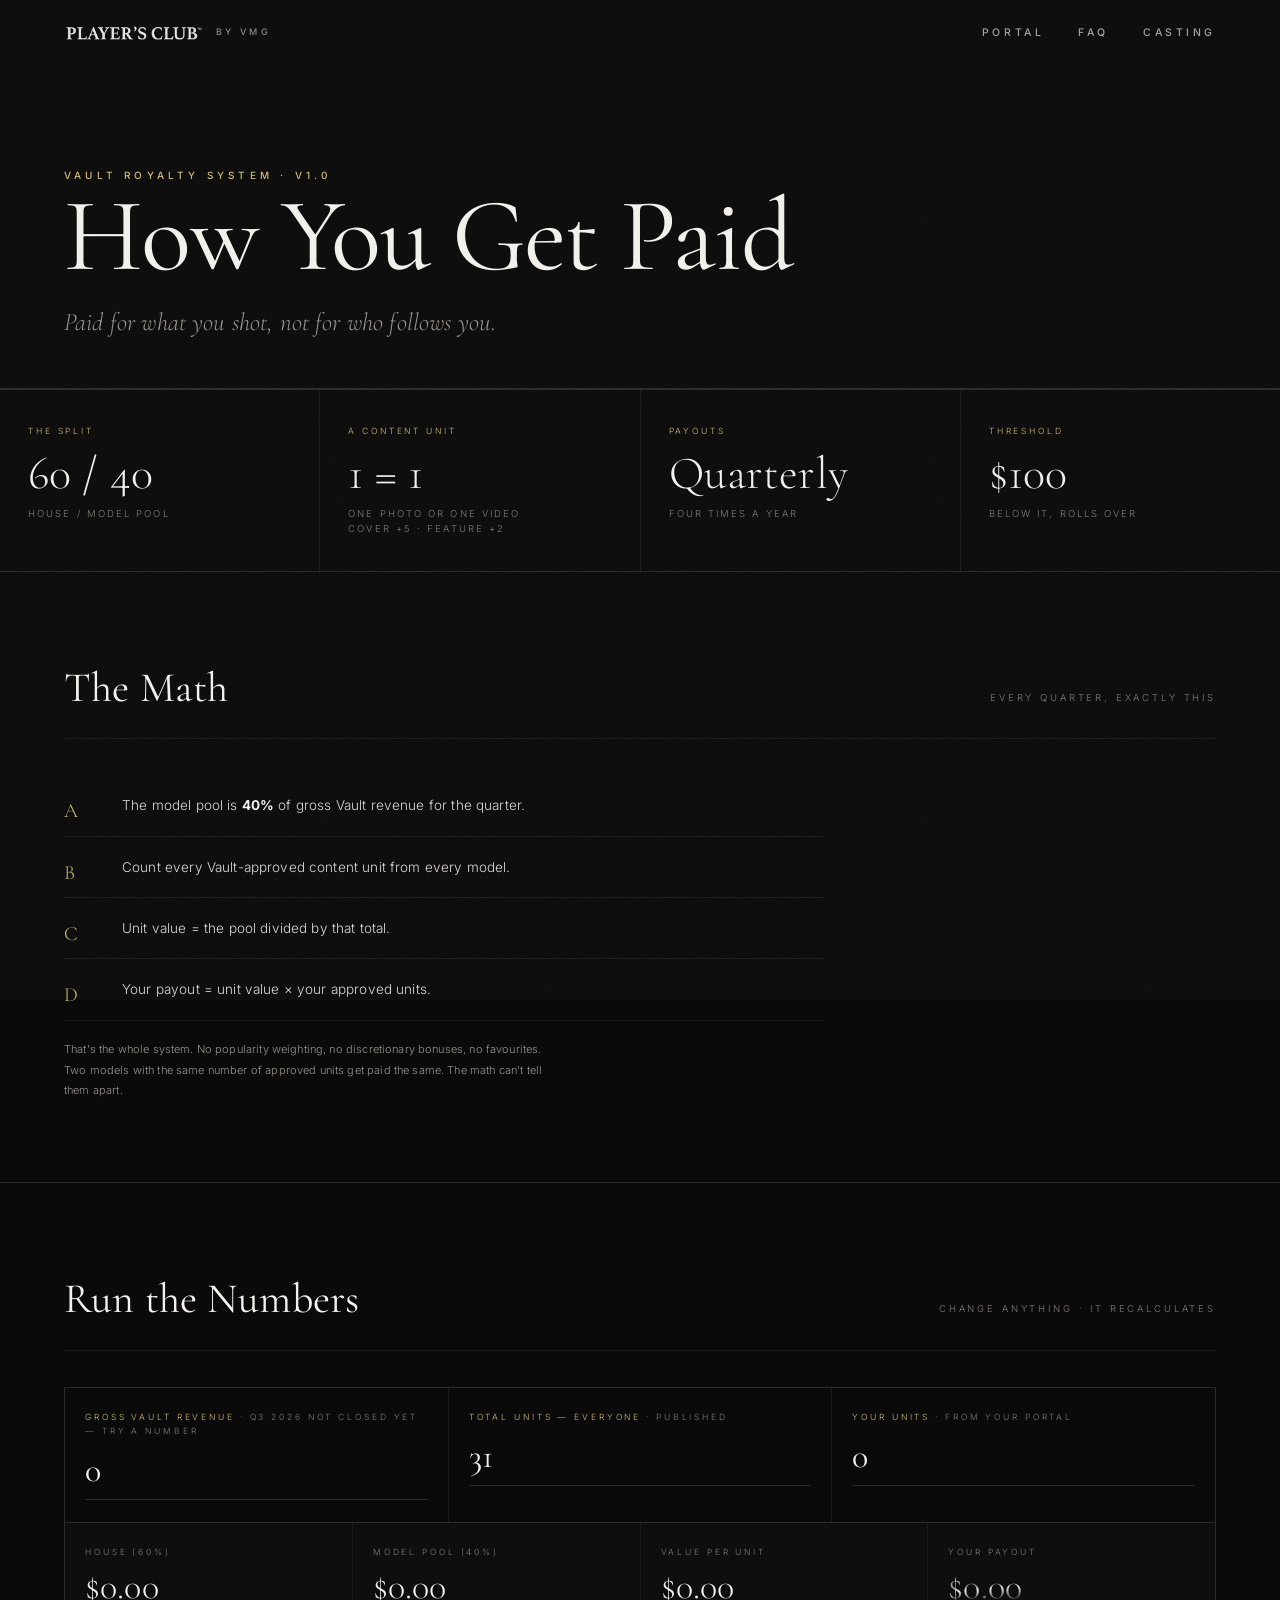
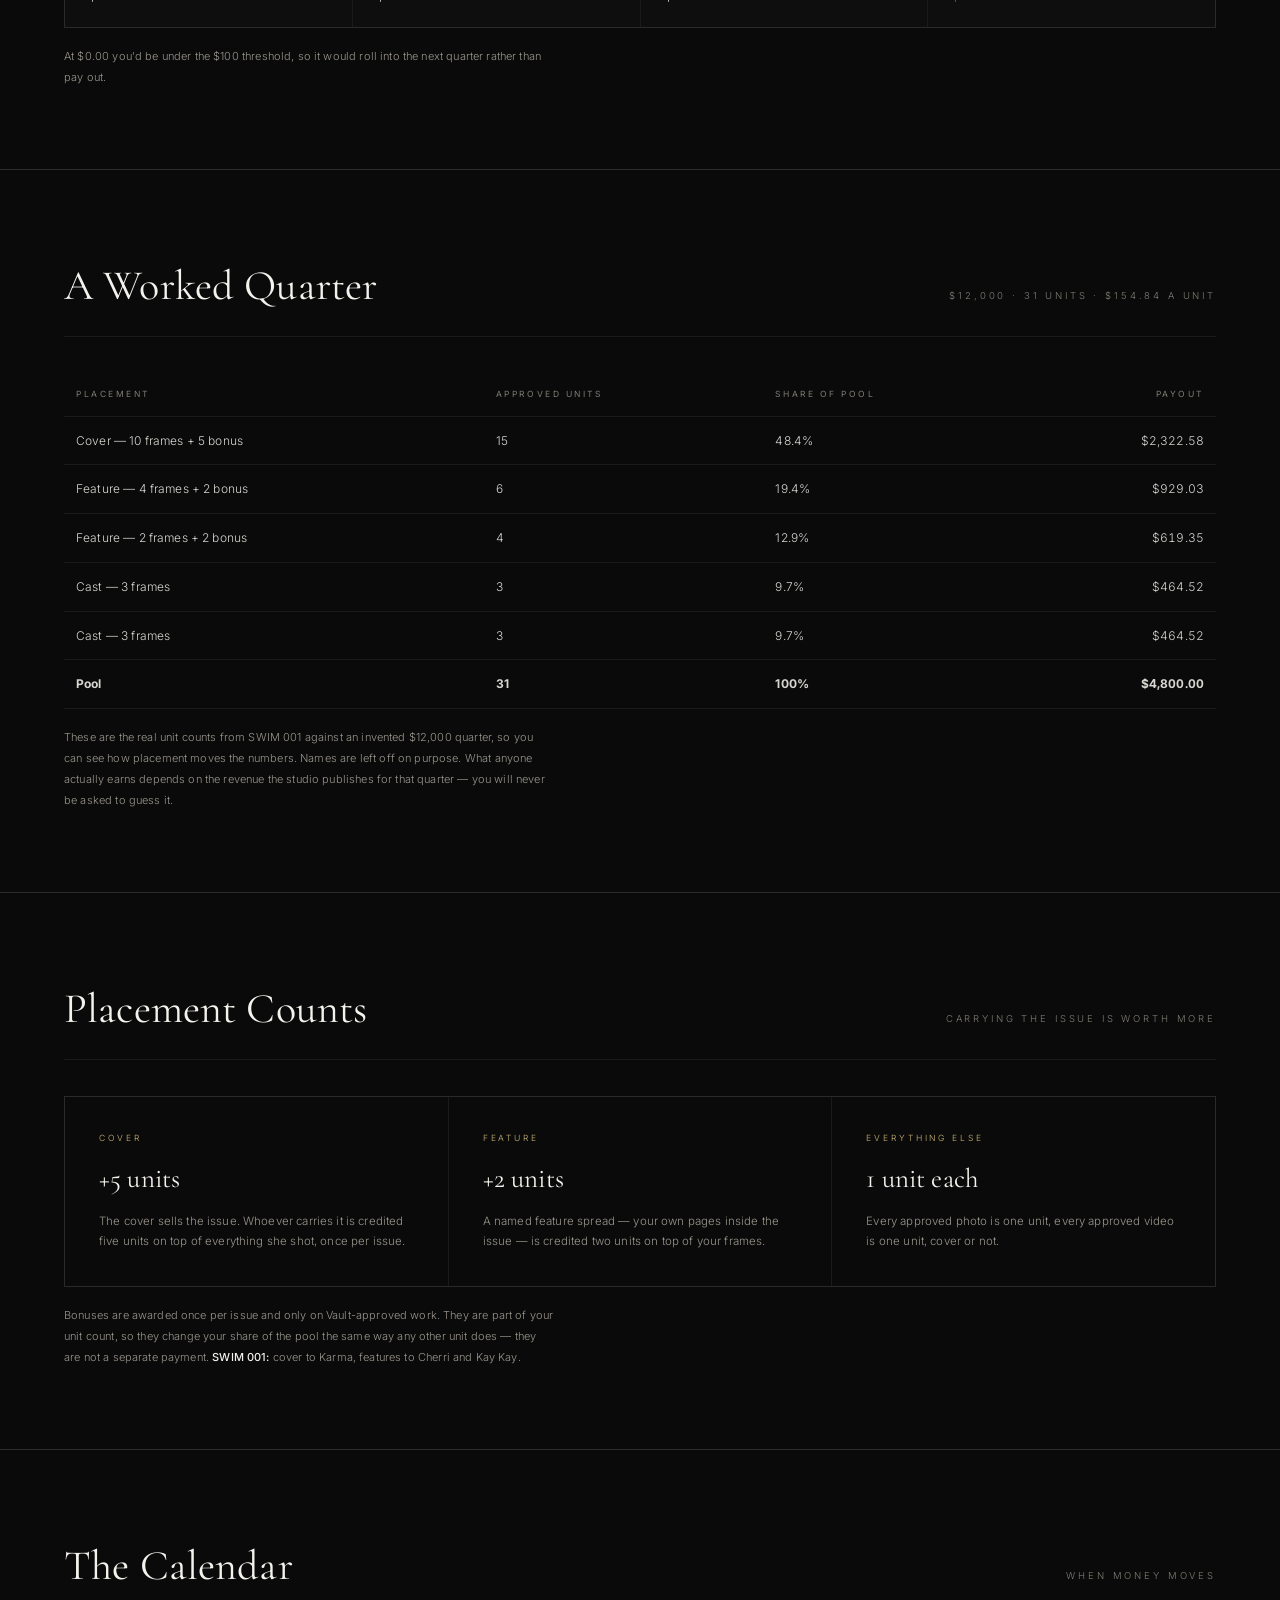
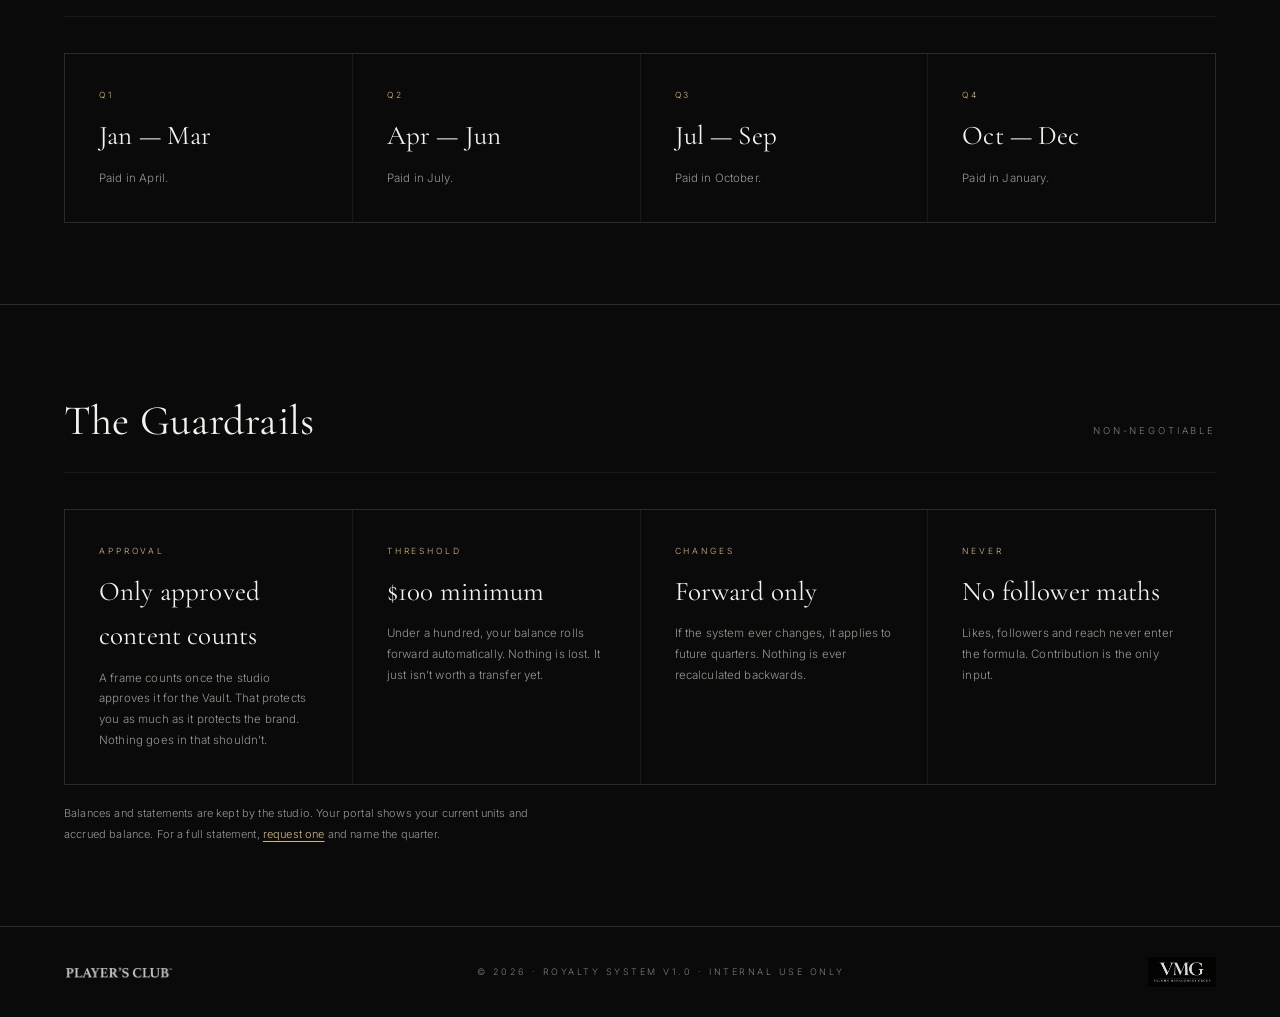
<file: portal/royalties/index.html>
<!DOCTYPE html>
<html lang="en" class="no-js">
<head>
<meta charset="utf-8">
<meta name="viewport" content="width=device-width, initial-scale=1">
<title>Royalties — Model Portal — PLAYER'S CLUB™</title>
<meta name="description" content="The PLAYER'S CLUB™ Vault royalty system. 60/40, quarterly, one photo or video is one content unit.">
<meta name="robots" content="noindex,nofollow">
<meta name="theme-color" content="#0A0A0A">
<link rel="icon" type="image/png" href="../../assets/img/favicon.png">
<link rel="apple-touch-icon" href="/assets/img/apple-touch-icon.png">
<link rel="manifest" href="/site.webmanifest">
<meta name="apple-mobile-web-app-title" content="PLAYER'S CLUB">
<meta name="apple-mobile-web-app-status-bar-style" content="black-translucent">
<link rel="preconnect" href="https://fonts.googleapis.com">
<link rel="preconnect" href="https://fonts.gstatic.com" crossorigin>
<link href="https://fonts.googleapis.com/css2?family=Cormorant+Garamond:ital,wght@0,300;0,400;0,500;1,300;1,400&family=Inter:wght@300;400;500;600&display=swap" rel="stylesheet">
<link rel="stylesheet" href="../../assets/css/club.css">
<script>document.documentElement.classList.add("js");</script>
</head>
<body>
<a class="skip" href="#main">Skip to content</a>
<div class="grain" aria-hidden="true"></div>

<nav class="nav" aria-label="Primary">
  <a class="nav__mark" href="../../">
    <img src="../../assets/img/wordmark-white.png" alt="PLAYER'S CLUB™" decoding="async">
    <span class="nav__pub">by VMG</span>
  </a>
  <div class="nav__links">
    <a href="../">Portal</a>
    <a href="../faq/">FAQ</a>
    <a href="../../casting/">Casting</a>
  </div>
  <button class="nav__burger" aria-label="Menu" aria-expanded="false"><span></span><span></span></button>
</nav>
<div class="menu">
  <a href="../"><small>01</small> Portal</a>
  <a href="./"><small>02</small> Royalties</a>
  <a href="../faq/"><small>03</small> FAQ</a>
  <a href="../../casting/"><small>04</small> Casting</a>
</div>

<main id="main">
<header class="pf-head">
  <span class="eyebrow eyebrow--gold rv in">Vault Royalty System · v1.0</span>
  <h1 class="rv in">How You Get Paid</h1>
  <p class="lede rv in rv-d1">Paid for what you shot, not for who follows you.</p>
</header>

<section class="pf-strip">
  <div><span class="k">The Split</span><span class="v">60 / 40</span><span class="s">House / Model pool</span></div>
  <div><span class="k">A Content Unit</span><span class="v">1 = 1</span><span class="s">One photo or one video<br>Cover +5 · Feature +2</span></div>
  <div><span class="k">Payouts</span><span class="v">Quarterly</span><span class="s">Four times a year</span></div>
  <div><span class="k">Threshold</span><span class="v">$100</span><span class="s">Below it, rolls over</span></div>
</section>

<!-- THE MATH -->
<section class="pf-sect">
  <div class="pf-sect__head rv">
    <h2>The Math</h2>
    <span class="idx">Every quarter, exactly this</span>
  </div>
  <ol class="pf-steps rv">
    <li>The model pool is <strong style="color:var(--white)">40%</strong> of gross Vault revenue for the quarter.</li>
    <li>Count every Vault-approved content unit from every model.</li>
    <li>Unit value = the pool divided by that total.</li>
    <li>Your payout = unit value × your approved units.</li>
  </ol>
  <p class="pf-note rv">
    That's the whole system. No popularity weighting, no discretionary bonuses, no favourites.
    Two models with the same number of approved units get paid the same. The math can't tell them apart.
  </p>
</section>

<!-- CALCULATOR -->
<section class="pf-sect" style="border-top:1px solid var(--hair)">
  <div class="pf-sect__head rv">
    <h2>Run the Numbers</h2>
    <span class="idx">Change anything · It recalculates</span>
  </div>

  <div class="pf-calc rv">
    <label><span>Gross Vault Revenue <em id="cRevSrc" style="font-style:normal;color:var(--faint)">· published by the studio</em></span><input type="number" id="cRev" value="0" min="0" step="100" inputmode="numeric"></label>
    <label><span>Total Units — everyone <em style="font-style:normal;color:var(--faint)">· published</em></span><input type="number" id="cTot" value="1" min="1" step="1" inputmode="numeric"></label>
    <label><span>Your Units <em style="font-style:normal;color:var(--faint)">· from your portal</em></span><input type="number" id="cMine" value="0" min="0" step="1" inputmode="numeric"></label>
  </div>
  <div class="pf-out rv">
    <div><span class="k">House (60%)</span><span class="v" id="oHouse">—</span></div>
    <div><span class="k">Model Pool (40%)</span><span class="v" id="oPool">—</span></div>
    <div><span class="k">Value Per Unit</span><span class="v" id="oUnit">—</span></div>
    <div><span class="k">Your Payout</span><span class="v chrome-text" id="oYou">—</span></div>
  </div>
  <p class="pf-note rv" id="oNote"></p>
</section>

<!-- WORKED EXAMPLE -->
<section class="pf-sect" style="border-top:1px solid var(--hair)">
  <div class="pf-sect__head rv">
    <h2>A Worked Quarter</h2>
    <span class="idx">$12,000 · 31 units · $154.84 a unit</span>
  </div>
  <div class="pf-wrap rv">
    <table class="pf-table">
      <thead><tr><th>Placement</th><th>Approved Units</th><th>Share of Pool</th><th>Payout</th></tr></thead>
      <tbody>
        <tr><td>Cover — 10 frames + 5 bonus</td><td>15</td><td>48.4%</td><td>$2,322.58</td></tr>
        <tr><td>Feature — 4 frames + 2 bonus</td><td>6</td><td>19.4%</td><td>$929.03</td></tr>
        <tr><td>Feature — 2 frames + 2 bonus</td><td>4</td><td>12.9%</td><td>$619.35</td></tr>
        <tr><td>Cast — 3 frames</td><td>3</td><td>9.7%</td><td>$464.52</td></tr>
        <tr><td>Cast — 3 frames</td><td>3</td><td>9.7%</td><td>$464.52</td></tr>
        <tr><td><strong>Pool</strong></td><td><strong>31</strong></td><td><strong>100%</strong></td><td><strong>$4,800.00</strong></td></tr>
      </tbody>
    </table>
  </div>
  <p class="pf-note rv">These are the real unit counts from SWIM 001 against an invented $12,000 quarter, so
     you can see how placement moves the numbers. Names are left off on purpose. What anyone actually earns
     depends on the revenue the studio publishes for that quarter — you will never be asked to guess it.</p>
</section>

<!-- PLACEMENT BONUS -->
<section class="pf-sect" style="border-top:1px solid var(--hair)">
  <div class="pf-sect__head rv">
    <h2>Placement Counts</h2>
    <span class="idx">Carrying the issue is worth more</span>
  </div>
  <div class="pf-grid rv">
    <div class="pf-card">
      <span class="k">Cover</span><h3>+5 units</h3>
      <p>The cover sells the issue. Whoever carries it is credited five units on top of everything
         she shot, once per issue.</p>
    </div>
    <div class="pf-card">
      <span class="k">Feature</span><h3>+2 units</h3>
      <p>A named feature spread — your own pages inside the issue — is credited two units on top of
         your frames.</p>
    </div>
    <div class="pf-card">
      <span class="k">Everything else</span><h3>1 unit each</h3>
      <p>Every approved photo is one unit, every approved video is one unit, cover or not.</p>
    </div>
  </div>
  <p class="pf-note rv">Bonuses are awarded once per issue and only on Vault-approved work. They are
     part of your unit count, so they change your share of the pool the same way any other unit does —
     they are not a separate payment. <strong>SWIM 001:</strong> cover to Karma, features to Cherri
     and Kay Kay.</p>
</section>

<!-- THE CALENDAR -->
<section class="pf-sect" style="border-top:1px solid var(--hair)">
  <div class="pf-sect__head rv">
    <h2>The Calendar</h2>
    <span class="idx">When money moves</span>
  </div>
  <div class="pf-grid rv">
    <div class="pf-card"><span class="k">Q1</span><h3>Jan — Mar</h3><p>Paid in April.</p></div>
    <div class="pf-card"><span class="k">Q2</span><h3>Apr — Jun</h3><p>Paid in July.</p></div>
    <div class="pf-card"><span class="k">Q3</span><h3>Jul — Sep</h3><p>Paid in October.</p></div>
    <div class="pf-card"><span class="k">Q4</span><h3>Oct — Dec</h3><p>Paid in January.</p></div>
  </div>
</section>

<!-- GUARDRAILS -->
<section class="pf-sect" style="border-top:1px solid var(--hair)">
  <div class="pf-sect__head rv">
    <h2>The Guardrails</h2>
    <span class="idx">Non-negotiable</span>
  </div>
  <div class="pf-grid rv">
    <div class="pf-card">
      <span class="k">Approval</span><h3>Only approved content counts</h3>
      <p>A frame counts once the studio approves it for the Vault. That protects you as much as it protects the brand. Nothing goes in that shouldn't.</p>
    </div>
    <div class="pf-card">
      <span class="k">Threshold</span><h3>$100 minimum</h3>
      <p>Under a hundred, your balance rolls forward automatically. Nothing is lost. It just isn't worth a transfer yet.</p>
    </div>
    <div class="pf-card">
      <span class="k">Changes</span><h3>Forward only</h3>
      <p>If the system ever changes, it applies to future quarters. Nothing is ever recalculated backwards.</p>
    </div>
    <div class="pf-card">
      <span class="k">Never</span><h3>No follower maths</h3>
      <p>Likes, followers and reach never enter the formula. Contribution is the only input.</p>
    </div>
  </div>
  <p class="pf-note rv">
    Balances and statements are kept by the studio. Your portal shows your current units and accrued balance.
    For a full statement, <a href="mailto:info@playersclubhq.com?subject=Statement%20Request" style="color:var(--gold);text-decoration:underline;text-underline-offset:3px">request one</a> and name the quarter.
  </p>
</section>
</main>

<footer class="foot">
  <img class="foot__mark" src="../../assets/img/wordmark-white.png" alt="PLAYER'S CLUB™" decoding="async" loading="lazy">
  <small>© <span data-year>2026</span> · Royalty system v1.0 · Internal use only</small>
  <img class="foot__vmg" src="../../assets/img/vmg-logo.png" alt="VMG — Vaughn Management Group" decoding="async" loading="lazy">
</footer>

<script src="../../assets/js/club.js"></script>
<script>
(function () {
  var rev = document.getElementById("cRev"),
      tot = document.getElementById("cTot"),
      mine = document.getElementById("cMine");
  var money = function (n) {
    return "$" + Number(n).toLocaleString("en-US", { minimumFractionDigits: 2, maximumFractionDigits: 2 });
  };
  function run() {
    var R = Math.max(0, +rev.value || 0);
    var T = Math.max(1, +tot.value || 1);
    var M = Math.min(Math.max(0, +mine.value || 0), T);
    var pool = R * 0.4, unit = pool / T, you = unit * M;
    document.getElementById("oHouse").textContent = money(R * 0.6);
    document.getElementById("oPool").textContent  = money(pool);
    document.getElementById("oUnit").textContent  = money(unit);
    document.getElementById("oYou").textContent   = money(you);
    document.getElementById("oNote").innerHTML = you < 100
      ? "At " + money(you) + " you'd be under the $100 threshold, so it would roll into the next quarter rather than pay out."
      : "That clears the $100 threshold and would be paid in the payout month for that quarter.";
  }
  [rev, tot, mine].forEach(function (el) { el.addEventListener("input", run); });
  run();
})();
</script>

<script>
/* The revenue figure is the studio's to publish, never the model's to guess.
   Both published fields fill themselves from content/quarters.json. */
(function () {
  fetch("../../content/quarters.json", { cache: "no-store" })
    .then(function (r) { return r.json(); })
    .then(function (q) {
      var cur = (q.quarters || []).filter(function (x) { return x.id === q.current; })[0];
      if (!cur) return;
      var rev = document.getElementById("cRev"),
          tot = document.getElementById("cTot"),
          src = document.getElementById("cRevSrc");
      if (tot && cur.totalUnits) tot.value = cur.totalUnits;
      if (cur.revenue == null) {
        if (src) src.textContent = "· " + cur.label + " not closed yet — try a number";
        if (rev) rev.placeholder = "not reported yet";
      } else {
        if (rev) rev.value = cur.revenue;
        if (src) src.textContent = "· " + cur.label + ", published by the studio";
      }
      ["cRev", "cTot", "cMine"].forEach(function (id) {
        var el = document.getElementById(id);
        if (el) el.dispatchEvent(new Event("input", { bubbles: true }));
      });
    })
    .catch(function () {});
})();
</script>
</body>
</html>
</file>
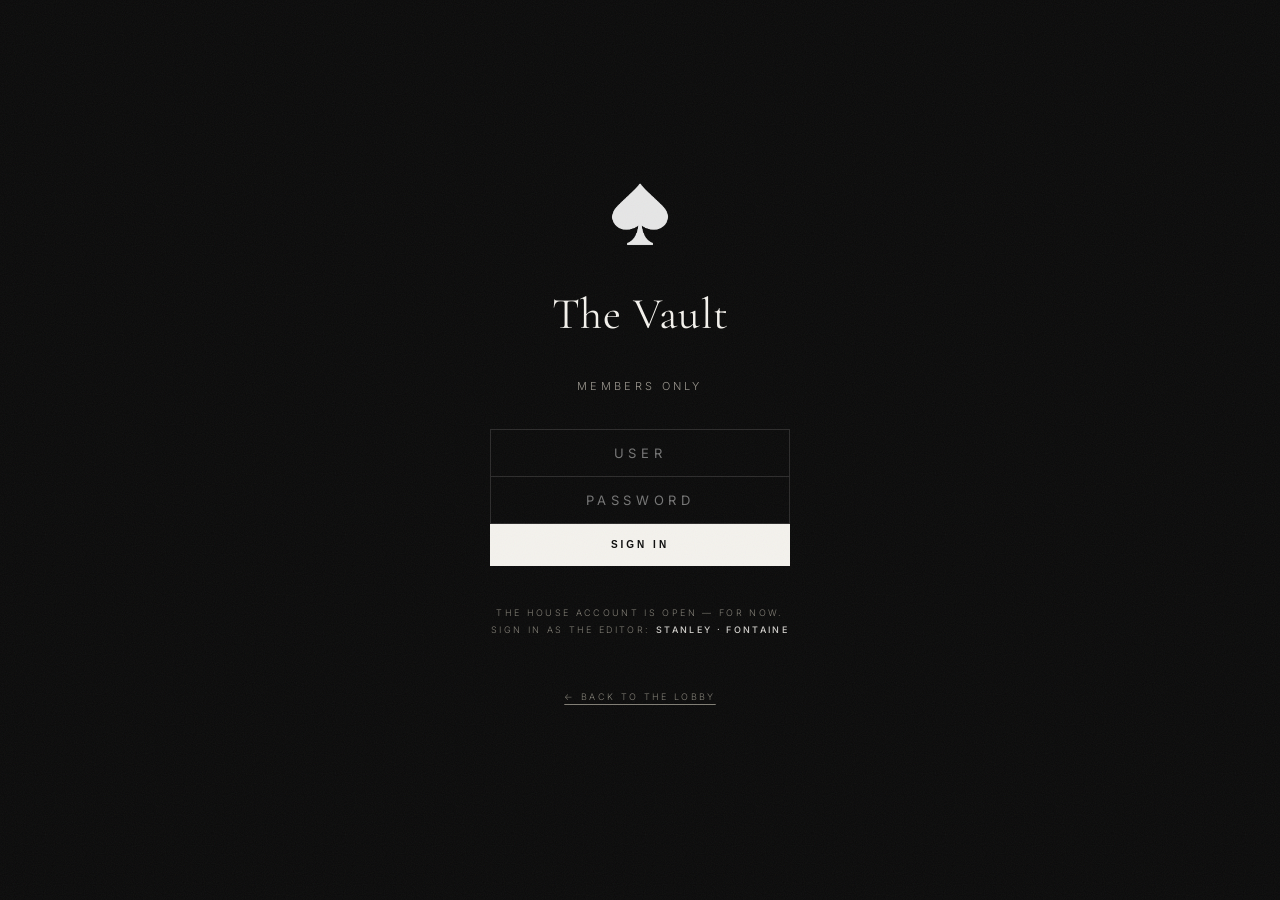
<file: vault/after-dark/index.html>
<!DOCTYPE html>
<html lang="en">
<head>
<meta charset="utf-8">
<meta name="viewport" content="width=device-width, initial-scale=1">
<title>After Dark — The Vault — PLAYER'S CLUB™</title>
<meta name="description" content="The back room of the Vault. 21+. What happens after dark stays in the Vault.">
<meta name="robots" content="noindex">
<meta property="og:title" content="After Dark — PLAYER'S CLUB™">
<meta property="og:description" content="The back room. 21+.">
<meta name="theme-color" content="#0A0A0A">
<link rel="icon" type="image/png" href="../../assets/img/favicon.png">
<link rel="preconnect" href="https://fonts.googleapis.com">
<link rel="preconnect" href="https://fonts.gstatic.com" crossorigin>
<link href="https://fonts.googleapis.com/css2?family=Cormorant+Garamond:ital,wght@0,300;0,400;0,500;1,300;1,400&family=Inter:wght@300;400;500;600&display=swap" rel="stylesheet">
<link rel="stylesheet" href="../../assets/css/club.css">
<link rel="apple-touch-icon" href="/assets/img/apple-touch-icon.png">
<link rel="manifest" href="/site.webmanifest">
<meta name="apple-mobile-web-app-title" content="PLAYER'S CLUB">
<meta name="apple-mobile-web-app-status-bar-style" content="black-translucent">
<script>document.documentElement.classList.add("js");</script>
</head>
<body>
<a class="skip" href="#main">Skip to content</a>
<div class="grain" aria-hidden="true"></div>

<!-- 21+ DOOR -->
<div class="gate gate--ad" id="adgate">
  <img src="../../assets/img/afterdark.png" alt="PLAYER'S CLUB™ After Dark" decoding="async">
  <p>The Back Room · 21+</p>
  <div class="gate__cta">
    <button class="btn btn--solid" data-ad-yes type="button">I'm Grown <span class="arr">→</span></button>
    <a class="btn" href="../">Not Tonight</a>
  </div>
  <span class="gate__hint">What happens after dark stays in the Vault.</span>
</div>

<div id="ad-inner" hidden>
<div class="redroom" aria-hidden="true"></div>

<nav class="nav" aria-label="Primary">
  <a class="nav__mark" href="../../">
    <img src="../../assets/img/wordmark-white.png" alt="PLAYER'S CLUB™" decoding="async">
    <span class="nav__pub">by VMG</span>
  </a>
  <div class="nav__links">
    <a href="../../issues/">Issues</a>
    <a href="../../archive/">Archive</a>
    <a href="../../casting/">Casting</a>
    <a href="../../vault/">The Vault</a>
  </div>
  <button class="nav__burger" aria-label="Menu" aria-expanded="false"><span></span><span></span></button>
</nav>
<div class="menu">
  <a href="../../issues/"><small>01</small> Issues</a>
  <a href="../../archive/"><small>02</small> Archive</a>
  <a href="../../casting/"><small>03</small> Casting</a>
  <a href="../../vault/"><small>04</small> The Vault</a>
</div>

<div data-content="vault" data-src="../../content/afterdark.json">

<!-- FEATURED -->
<header class="billboard">
  <div class="billboard__art"><img src="../../assets/photos/swim-001/sets/afterdark/ad-hero.jpg" alt="" srcset="../../assets/photos/swim-001/sets/afterdark/ad-hero-sm.jpg 800w, ../../assets/photos/swim-001/sets/afterdark/ad-hero-md.jpg 1200w, ../../assets/photos/swim-001/sets/afterdark/ad-hero.jpg 2200w" sizes="(max-width:700px) 50vw, 100vw" decoding="async" fetchpriority="high"></div>
  <div class="billboard__fade"></div>
  <div class="billboard__body">
    <span class="eyebrow eyebrow--red rv in">The Back Room</span>
    <h1 class="rv in">Late Shift</h1>
    <p class="rv in rv-d1">When the issue wraps, the cameras don't.</p>
    <div class="billboard__cta rv in rv-d2"><span class="btn btn--solid">Watch <span class="arr">→</span></span></div>
  </div>
</header>

<main id="main">
  <div class="vhead"><h3>The Heat</h3><span>Loud · Raw · Late</span></div>
  <div class="vgrid vgrid--duo">
    <article class="vset" data-set-title="Do Not Disturb" data-photos="../../assets/photos/swim-001/sets/afterdark/ad-01.jpg"><div class="vset__art"><img src="../../assets/photos/swim-001/sets/afterdark/ad-01.jpg" alt="" loading="lazy" srcset="../../assets/photos/swim-001/sets/afterdark/ad-01-sm.jpg 800w, ../../assets/photos/swim-001/sets/afterdark/ad-01-md.jpg 1200w, ../../assets/photos/swim-001/sets/afterdark/ad-01.jpg 1333w" sizes="(max-width:700px) 50vw, 340px" decoding="async"></div><span class="vset__no">AD-01</span><span class="vset__tag vset__tag--hot">Raw</span><div class="vset__body"><span class="vset__t">Do Not Disturb</span><span class="vset__s">Nai · off the record</span></div></article>
    <article class="vset" data-set-title="Group Photos" data-photos="../../assets/photos/swim-001/sets/afterdark/ad-group-night.jpg,../../assets/photos/swim-001/sets/afterdark/ad-02.jpg" data-captions="Cast (Karma, Nai &amp; Kay Kay)|Cast (Karma, Nai, Cherri)"><div class="vset__art"><img src="../../assets/photos/swim-001/sets/afterdark/ad-group-night.jpg" alt="" loading="lazy" srcset="../../assets/photos/swim-001/sets/afterdark/ad-group-night-sm.jpg 800w, ../../assets/photos/swim-001/sets/afterdark/ad-group-night-md.jpg 1200w, ../../assets/photos/swim-001/sets/afterdark/ad-group-night.jpg 1700w" sizes="(max-width:700px) 50vw, 340px" decoding="async"></div><span class="vset__no">AD-02</span><span class="vset__tag vset__tag--hot">New</span><div class="vset__body"><span class="vset__t">Group Photos</span><span class="vset__s">The cast · 2 frames</span></div></article>
    
    
  </div>

</main>
</div><!-- /data-content -->

<footer class="foot foot--line">
  <small>After Dark · The Vault · PLAYER'S CLUB™</small>
</footer>

</div><!-- /ad-inner -->

<script src="../../assets/js/club.js"></script>
</body>
</html>
</file>
<file: assets/css/club.css>
/* ============================================================
   PLAYER'S CLUB™ — presented by VMG
   Club Black · Chrome · Editorial
   ============================================================ */

:root{
  --black:#0A0A0A;
  --navh:64px;
  --coal:#111112;
  --charcoal:#2E2E2E;
  --white:#F4F2ED;
  --dim:#9A968E;
  --faint:#807D74;
  --silver:#C0C0C0;
  --gold:#D1B97A;
  --red:#E0201B;
  --hair:rgba(244,242,237,.14);
  --hair-soft:rgba(244,242,237,.07);
  --serif:"Athelas","Cormorant Garamond","Times New Roman",Georgia,serif;
  --sans:"Inter",-apple-system,"Helvetica Neue",Arial,sans-serif;
  --pad:clamp(20px,5vw,64px);
  --chrome:linear-gradient(175deg,#fdfdfd 0%,#c9c9c9 28%,#8f8f8f 47%,#e8e8e8 55%,#6f6f6f 72%,#d6d6d6 100%);
}

*{box-sizing:border-box;margin:0;padding:0}
html{scroll-behavior:smooth;-webkit-text-size-adjust:100%}
body{
  background:var(--black);
  color:var(--white);
  font-family:var(--sans);
  font-weight:300;
  font-size:15px;
  line-height:1.65;
  letter-spacing:.01em;
  -webkit-font-smoothing:antialiased;
  overflow-x:hidden;
}
img{max-width:100%;display:block}
a{color:inherit;text-decoration:none}
::selection{background:var(--gold);color:var(--black)}

/* ---------- film grain ---------- */
.grain{position:fixed;inset:-100px;z-index:9000;pointer-events:none;opacity:.055;
  background-image:url("data:image/svg+xml,%3Csvg xmlns='http://www.w3.org/2000/svg' width='300' height='300'%3E%3Cfilter id='n'%3E%3CfeTurbulence type='fractalNoise' baseFrequency='0.9' numOctaves='2'/%3E%3C/filter%3E%3Crect width='300' height='300' filter='url(%23n)'/%3E%3C/svg%3E");
  animation:grain 7s steps(10) infinite}
@keyframes grain{
  0%,100%{transform:translate(0,0)}10%{transform:translate(-4%,-6%)}20%{transform:translate(-10%,3%)}
  30%{transform:translate(5%,-8%)}40%{transform:translate(-3%,10%)}50%{transform:translate(-8%,-4%)}
  60%{transform:translate(9%,0)}70%{transform:translate(0,7%)}80%{transform:translate(-7%,0)}90%{transform:translate(6%,4%)}
}

/* ---------- type utilities ---------- */
.eyebrow{
  font-family:var(--sans);font-size:10px;font-weight:500;
  letter-spacing:.42em;text-transform:uppercase;color:var(--dim);
}
.eyebrow--gold{color:var(--gold)}
.eyebrow--red{color:var(--red)}
.mono{font-variant-numeric:tabular-nums;letter-spacing:.18em}
.serif{font-family:var(--serif)}
.chrome-text{
  background:var(--chrome);
  -webkit-background-clip:text;background-clip:text;
  -webkit-text-fill-color:transparent;color:transparent;
}
.display{
  font-family:var(--serif);font-weight:400;line-height:.95;
  letter-spacing:-.015em;
}
.rule{border:0;border-top:1px solid var(--hair);margin:0}
.rule--soft{border-top-color:var(--hair-soft)}

/* ---------- nav ---------- */
.nav{
  position:fixed;top:0;left:0;right:0;z-index:1000;
  display:flex;align-items:center;justify-content:space-between;
  padding:18px var(--pad);
  mix-blend-mode:difference;
}
.nav__mark{display:flex;align-items:center;gap:12px;padding:14px 0;margin:-14px 0}
.nav__mark img{height:14px;width:auto;opacity:.95}
.nav__mark .nav__pub{font-size:9px;letter-spacing:.38em;color:#fff;opacity:.55;text-transform:uppercase;font-weight:500}
.nav__links{display:flex;gap:34px}
.nav__links a{
  font-size:10.5px;font-weight:500;letter-spacing:.34em;text-transform:uppercase;color:#fff;
  opacity:.65;transition:opacity .25s;position:relative;padding:6px 0;
}
.nav__links a:hover,.nav__links a[aria-current="page"]{opacity:1}
.nav__links a[aria-current="page"]::after{
  content:"";position:absolute;left:0;right:0;bottom:0;height:1px;background:#fff;opacity:.7
}
.nav__burger{
  display:none;background:none;border:0;cursor:pointer;padding:10px 0 10px 10px;
}
.nav__burger span{display:block;width:26px;height:1px;background:#fff;margin:7px 0;transition:transform .3s,opacity .3s}

/* full-screen menu */
.menu{
  position:fixed;inset:0;z-index:990;background:var(--black);
  display:flex;flex-direction:column;justify-content:center;padding:0 var(--pad);
  opacity:0;visibility:hidden;transition:opacity .4s,visibility .4s;
}
.menu.open{opacity:1;visibility:visible}
.menu a{
  font-family:var(--serif);font-size:clamp(38px,9vw,72px);line-height:1.18;
  color:var(--white);opacity:.85;display:flex;align-items:baseline;gap:18px;
  border-bottom:1px solid var(--hair-soft);padding:10px 0;transition:opacity .25s,padding-left .25s;
}
.menu a:hover{opacity:1;padding-left:10px}
.menu a small{font-family:var(--sans);font-size:10px;letter-spacing:.35em;color:var(--faint);text-transform:uppercase}
body.menu-locked{overflow:hidden}

/* ---------- footer (one band, nothing else) ---------- */
.foot{
  border-top:1px solid var(--hair);padding:30px var(--pad);
  display:flex;flex-wrap:wrap;align-items:center;justify-content:space-between;gap:16px 28px;
}
.foot__mark{height:11px;width:auto;opacity:.8}
.foot small{font-size:9px;letter-spacing:.28em;text-transform:uppercase;color:var(--faint)}
.foot__vmg{height:30px;width:auto;opacity:.85}
.foot--line{justify-content:center}

/* ---------- ticker ---------- */
.ticker{overflow:hidden;border-top:1px solid var(--hair);border-bottom:1px solid var(--hair);padding:14px 0;white-space:nowrap}
.ticker__track{display:inline-block;animation:tick 38s linear infinite}
.ticker span{
  font-family:var(--serif);font-style:italic;font-size:15px;color:var(--dim);
  margin:0 34px;letter-spacing:.05em;
}
.ticker b{color:var(--gold);font-weight:400}
@keyframes tick{from{transform:translateX(0)}to{transform:translateX(-50%)}}

/* ---------- plates (editorial imagery) ---------- */
.plate{
  position:relative;overflow:hidden;background:var(--coal);
  display:flex;align-items:flex-end;
}
.plate::after{ /* vignette + scanlines */
  content:"";position:absolute;inset:0;pointer-events:none;
  box-shadow:inset 0 0 180px rgba(0,0,0,.82);
  background:repeating-linear-gradient(0deg,transparent 0 3px,rgba(0,0,0,.06) 3px 4px);
}
.plate__photo{position:absolute;inset:0;width:100%;height:100%;object-fit:cover;filter:saturate(.85) contrast(1.06)}
.plate__art{position:absolute;inset:0}
.plate__body{position:relative;z-index:2;padding:clamp(20px,4vw,48px);width:100%}
.plate__frame{
  position:absolute;top:18px;right:20px;z-index:2;
  font-size:9px;letter-spacing:.3em;color:rgba(244,242,237,.4);text-transform:uppercase;
  font-variant-numeric:tabular-nums;
}

/* art washes — cinematic light, no photos required */
.art-pool{background:
  radial-gradient(120% 90% at 20% 100%,rgba(24,116,124,.55) 0%,transparent 60%),
  radial-gradient(90% 70% at 85% 15%,rgba(209,185,122,.16) 0%,transparent 55%),
  linear-gradient(180deg,#0b0d0e 0%,#0a1416 100%)}
.art-golden{background:
  radial-gradient(110% 85% at 80% 90%,rgba(209,150,60,.42) 0%,transparent 62%),
  radial-gradient(60% 45% at 20% 10%,rgba(244,242,237,.07) 0%,transparent 60%),
  linear-gradient(180deg,#0c0a08 0%,#160f08 100%)}
.art-dusk{background:
  radial-gradient(130% 95% at 25% 95%,rgba(112,44,120,.4) 0%,transparent 60%),
  radial-gradient(80% 60% at 90% 10%,rgba(224,74,60,.18) 0%,transparent 55%),
  linear-gradient(180deg,#0a0a10 0%,#120a14 100%)}
.art-noir{background:
  radial-gradient(85% 120% at 70% 0%,rgba(192,192,192,.2) 0%,transparent 55%),
  conic-gradient(from 200deg at 65% -10%,transparent 40%,rgba(244,242,237,.08) 47%,transparent 54%),
  linear-gradient(180deg,#0e0e0f 0%,#080808 100%)}
.art-siren{background:
  radial-gradient(110% 80% at 75% 100%,rgba(30,144,148,.45) 0%,transparent 58%),
  radial-gradient(50% 40% at 15% 20%,rgba(192,192,192,.1) 0%,transparent 60%),
  linear-gradient(180deg,#080b0c 0%,#0a1214 100%)}
.art-red{background:
  radial-gradient(110% 85% at 50% 110%,rgba(150,18,14,.5) 0%,transparent 62%),
  linear-gradient(180deg,#0b0808 0%,#120808 100%)}
.art-chrome{background:
  linear-gradient(160deg,#0a0a0a 0%,#1a1a1c 35%,#0c0c0d 50%,#232326 68%,#0a0a0a 100%)}
.art-ivory{background:
  radial-gradient(100% 80% at 50% 0%,rgba(244,242,237,.1) 0%,transparent 55%),
  linear-gradient(180deg,#101010 0%,#0a0a0a 100%)}

/* ---------- reveal on scroll ---------- */
/* content is visible by default; only a page that has confirmed JS hides it to animate in,
   so a failed or blocked script can never leave the page blank */
.js .rv{opacity:0;transform:translateY(28px);transition:opacity .9s cubic-bezier(.2,.6,.2,1),transform .9s cubic-bezier(.2,.6,.2,1)}
.js .rv.in{opacity:1;transform:none}
.rv-d1{transition-delay:.08s}.rv-d2{transition-delay:.16s}.rv-d3{transition-delay:.24s}

/* ---------- section scaffolding ---------- */
.sect{padding:clamp(70px,12vh,130px) var(--pad)}
.sect__head{display:flex;align-items:baseline;justify-content:space-between;gap:24px;margin-bottom:clamp(28px,5vh,54px)}
.sect__head h2{font-family:var(--serif);font-weight:400;font-size:clamp(30px,5vw,52px);letter-spacing:-.01em}
.sect__head .idx{font-size:10px;letter-spacing:.35em;color:var(--faint);text-transform:uppercase}

/* ---------- buttons ---------- */
.btn{
  display:inline-flex;align-items:center;gap:14px;
  font-size:10.5px;font-weight:500;letter-spacing:.38em;text-transform:uppercase;
  color:var(--white);border:1px solid var(--hair);padding:16px 28px;
  transition:border-color .3s,background .3s,color .3s;background:transparent;cursor:pointer;
}
.btn:hover{border-color:var(--gold);color:var(--gold)}
.btn--solid{background:var(--white);color:var(--black);border-color:var(--white)}
.btn--solid:hover{background:var(--gold);border-color:var(--gold);color:var(--black)}
.btn .arr{transition:transform .3s}
.btn:hover .arr{transform:translateX(6px)}

/* ---------- ledger (archive) ---------- */
.ledger{border-top:1px solid var(--hair)}
.ledger__row{
  display:grid;grid-template-columns:110px 1fr auto;gap:18px;align-items:baseline;
  padding:26px 0;border-bottom:1px solid var(--hair-soft);
  transition:padding-left .3s,background .3s;position:relative;
}
a.ledger__row:hover{padding-left:14px}
.ledger__row .no{font-size:11px;letter-spacing:.24em;color:var(--faint);font-variant-numeric:tabular-nums}
.ledger__row .name{font-family:var(--serif);font-size:clamp(20px,3.4vw,30px);line-height:1.15}
.ledger__row .meta{font-size:9.5px;letter-spacing:.3em;text-transform:uppercase;color:var(--dim);text-align:right;white-space:nowrap}
.ledger__row .meta .tag{color:var(--gold)}
.ledger__row .meta .sealed{color:var(--red)}
.ledger__row.is-sealed .name{color:var(--faint)}
.ledger__row.is-sealed:hover::before{
  content:"NDA — DO NOT ASK";position:absolute;right:0;top:6px;
  font-size:8.5px;letter-spacing:.3em;color:var(--red);
}

/* ---------- stamps ---------- */
.stamp{
  display:inline-block;border:1.5px solid var(--dim);color:var(--dim);
  font-size:9px;font-weight:500;letter-spacing:.3em;text-transform:uppercase;
  padding:7px 12px;transform:rotate(-4deg);opacity:.75;
}
.stamp--red{border-color:var(--red);color:var(--red)}
.stamp--gold{border-color:var(--gold);color:var(--gold)}

/* ---------- vault ---------- */
.gate{
  position:fixed;inset:0;z-index:800;background:var(--black);
  display:flex;flex-direction:column;align-items:center;justify-content:center;gap:26px;
  text-align:center;padding:var(--pad);overflow-y:auto;
}
.gate>*{max-width:100%}
.gate .gate__hint{padding:12px 4px;max-width:min(340px,86vw);line-height:1.9;word-break:break-word}
.gate img{height:64px;width:auto;opacity:.9;margin-bottom:6px}
.gate h1{font-family:var(--serif);font-weight:400;font-size:clamp(28px,6vw,44px);letter-spacing:.02em}
.gate p{font-size:11px;letter-spacing:.3em;text-transform:uppercase;color:var(--dim)}
.gate form{display:flex;flex-direction:column;gap:0;margin-top:8px;width:min(300px,78vw)}
.gate input{
  background:transparent;border:1px solid var(--hair);color:var(--white);
  font-family:var(--sans);font-size:13px;letter-spacing:.35em;text-transform:uppercase;
  padding:15px 20px;width:100%;outline:none;text-align:center;
}
.gate input+input{border-top:0}
.gate input[type=email]{text-transform:none;letter-spacing:.08em}
.gate input:focus{border-color:var(--silver)}
.gate button{
  background:var(--white);color:var(--black);border:1px solid var(--white);border-top:0;
  font-size:10px;font-weight:600;letter-spacing:.3em;text-transform:uppercase;
  padding:15px 22px;cursor:pointer;transition:background .25s,border-color .25s;width:100%;
}
.gate button:hover{background:var(--gold);border-color:var(--gold)}
.gate .gate__hint{font-size:9px;letter-spacing:.26em;color:var(--faint);text-transform:uppercase}
.gate.deny form{animation:shake .4s}
@keyframes shake{0%,100%{transform:translateX(0)}25%{transform:translateX(-9px)}50%{transform:translateX(8px)}75%{transform:translateX(-5px)}}

/* after dark — red room */
.gate--ad{background:
  radial-gradient(95% 65% at 50% 100%,rgba(150,12,9,.5) 0%,transparent 65%),
  var(--black)}
.redroom{position:fixed;inset:0;pointer-events:none;z-index:1;
  background:radial-gradient(120% 80% at 50% 112%,rgba(150,12,9,.15) 0%,transparent 58%)}
.gate--ad img{height:auto;width:min(320px,72vw)}
.gate--ad .gate__cta{display:flex;gap:12px;margin-top:10px;flex-wrap:wrap;justify-content:center}
.vset--door:hover{outline-color:rgba(224,32,27,.55)}
.vset--door:hover .vset__art{filter:brightness(1.25) saturate(1.15)}

.billboard{
  position:relative;min-height:76vh;display:flex;align-items:flex-end;overflow:hidden;
}
.billboard__art{position:absolute;inset:0}
.billboard__art img{width:100%;height:100%;object-fit:cover;object-position:center 30%;opacity:.85;
  animation:billboard-drift 36s ease-in-out infinite alternate}
@keyframes billboard-drift{from{transform:scale(1)}to{transform:scale(1.08)}}
.billboard__fade{position:absolute;inset:0;background:
  linear-gradient(180deg,rgba(10,10,10,.55) 0%,transparent 35%,rgba(10,10,10,.92) 88%,#0A0A0A 100%),
  linear-gradient(90deg,rgba(10,10,10,.8) 0%,transparent 55%)}
.billboard__body{position:relative;z-index:2;padding:0 var(--pad) clamp(36px,7vh,72px);max-width:720px}
.billboard__body h1,.billboard__body h2{font-family:var(--serif);font-weight:400;font-size:clamp(40px,7vw,84px);line-height:.98;margin:14px 0 18px}
.billboard__body p{color:var(--dim);font-size:13.5px;line-height:1.8;max-width:480px}
.billboard__cta{display:flex;gap:14px;margin-top:28px;flex-wrap:wrap}

/* the collection — private sets, not a feed */
.vhead{display:flex;align-items:baseline;gap:18px;padding:clamp(44px,8vh,80px) var(--pad) 20px}
.vhead h3{font-size:11px;font-weight:500;letter-spacing:.4em;text-transform:uppercase;color:var(--white)}
.vhead span{font-size:9px;letter-spacing:.3em;color:var(--faint);text-transform:uppercase}
.vgrid{display:grid;grid-template-columns:repeat(auto-fill,minmax(min(280px,44vw),1fr));gap:12px;padding:0 var(--pad)}
.vgrid--wide{grid-template-columns:repeat(auto-fill,minmax(min(360px,86vw),1fr))}
.vset{position:relative;display:block;aspect-ratio:2/3;overflow:hidden;background:var(--coal)}
.vset--wide{aspect-ratio:16/9}
.vset__art{position:absolute;inset:0;transition:transform .7s cubic-bezier(.2,.6,.2,1),filter .7s}
.vset__art img{width:100%;height:100%;object-fit:cover}
.vset::after{content:"";position:absolute;inset:0;pointer-events:none;box-shadow:inset 0 0 110px rgba(0,0,0,.75)}
.vset:hover .vset__art{transform:scale(1.06);filter:brightness(1.18) saturate(1.05)}
.vset:hover{outline:1px solid rgba(209,185,122,.5);outline-offset:-1px}
.vset__no{position:absolute;top:16px;left:18px;z-index:2;font-size:9px;letter-spacing:.3em;
  text-transform:uppercase;color:rgba(244,242,237,.5);font-variant-numeric:tabular-nums}
.vset__tag{position:absolute;top:13px;right:14px;z-index:2;font-size:8.5px;letter-spacing:.28em;
  text-transform:uppercase;color:rgba(244,242,237,.6);border:1px solid rgba(244,242,237,.22);padding:5px 9px}
.vset__tag--hot{color:var(--gold);border-color:rgba(209,185,122,.5)}
.vset__tag--red{color:var(--red);border-color:rgba(224,32,27,.5)}
.vset__body{position:absolute;left:0;right:0;bottom:0;z-index:2;padding:20px;
  background:linear-gradient(180deg,transparent,rgba(10,10,10,.9) 75%)}
.vset__t{font-family:var(--serif);font-size:clamp(19px,2.6vw,25px);line-height:1.12;display:block}
.vset__s{font-size:9.5px;letter-spacing:.22em;text-transform:uppercase;color:var(--dim);margin-top:9px;display:block}
.vset--locked .vset__art{filter:brightness(.55) saturate(.6)}
.vset--locked:hover .vset__art{transform:none;filter:brightness(.6) saturate(.6)}
.vset--locked:hover{outline-color:rgba(224,32,27,.45)}

/* the black book band */
.vband{display:grid;grid-template-columns:1fr min(300px,36vw);gap:clamp(28px,6vw,72px);align-items:center;
  padding:clamp(64px,11vh,120px) var(--pad);border-top:1px solid var(--hair);margin-top:clamp(50px,9vh,90px)}
.vband__title{font-family:var(--serif);font-weight:400;font-size:clamp(38px,6.5vw,76px);line-height:.95;margin:12px 0 16px}
.vband__s{font-size:10px;letter-spacing:.32em;text-transform:uppercase;color:var(--dim)}
.vband img{width:100%;height:auto;box-shadow:0 34px 90px rgba(0,0,0,.65)}
@media (max-width:700px){.vband{grid-template-columns:1fr}.vband img{max-width:240px}}

/* ---------- expandable galleries (studio) ---------- */
details.gal{border-top:1px solid var(--hair-soft)}
details.gal:last-of-type{border-bottom:1px solid var(--hair-soft)}
details.gal summary{
  list-style:none;cursor:pointer;display:grid;grid-template-columns:90px 1fr auto;gap:18px;
  align-items:baseline;padding:26px 0;transition:padding-left .3s;
}
details.gal summary::-webkit-details-marker{display:none}
details.gal summary:hover{padding-left:12px}
details.gal summary .no{font-size:10.5px;letter-spacing:.24em;color:var(--faint)}
details.gal summary .t{font-family:var(--serif);font-size:clamp(22px,3.6vw,32px)}
details.gal summary .x{font-size:20px;color:var(--dim);transition:transform .3s;font-weight:300}
details.gal[open] summary .x{transform:rotate(45deg)}
.gal__grid{
  display:grid;grid-template-columns:repeat(auto-fit,minmax(min(220px,46vw),1fr));gap:10px;
  padding:0 0 34px;
}
.gal__grid .plate{aspect-ratio:4/5}
.gal__grid .plate--wide{grid-column:span 2;aspect-ratio:16/9}
.gal__note{font-size:11px;color:var(--dim);letter-spacing:.05em;max-width:520px;padding-bottom:26px;line-height:1.8}

/* ---------- pull quote ---------- */
.pull{
  font-family:var(--serif);font-style:italic;font-weight:400;
  font-size:clamp(24px,4.6vw,44px);line-height:1.25;letter-spacing:0;
  max-width:820px;
}
.pull .sig{display:block;margin-top:22px;font-style:normal;font-family:var(--sans);
  font-size:10px;letter-spacing:.4em;text-transform:uppercase;color:var(--dim)}

/* ---------- big issue numeral ---------- */
.numeral{
  font-family:var(--serif);font-size:clamp(120px,26vw,340px);line-height:.8;
  font-variant-numeric:tabular-nums;letter-spacing:-.02em;
}

/* ---------- responsive ---------- */
@media (max-width:860px){
  .nav__links{display:none}
  .nav__burger{display:block}
  .ledger__row{grid-template-columns:64px 1fr;grid-template-rows:auto auto}
  .ledger__row .meta{grid-column:2;text-align:left;white-space:normal}
  .gal__grid .plate--wide{grid-column:span 1;aspect-ratio:4/5}
}
@media (min-width:861px){
  .menu{display:none}
}
@media (prefers-reduced-motion:reduce){
  .grain,.ticker__track,.billboard__art img{animation:none}
  .js .rv,.js .rv.in{opacity:1;transform:none;transition:none}
  html{scroll-behavior:auto}
}

/* ── screening room ── */
.cinema{position:relative;margin:0 var(--pad) 26px;cursor:pointer;border:1px solid var(--hair-soft);background:var(--coal)}
.cinema__art{position:relative;aspect-ratio:16/9;overflow:hidden;display:flex;align-items:center;justify-content:center;background:#000}
.cinema:hover .vmain{transform:scale(1.02)}
.cinema__play{position:absolute;top:50%;left:50%;transform:translate(-50%,-50%);width:84px;height:84px;border:1px solid rgba(244,242,237,.85);border-radius:50%;display:flex;align-items:center;justify-content:center;font-size:20px;color:var(--white);background:rgba(10,10,10,.35);-webkit-backdrop-filter:blur(6px);backdrop-filter:blur(6px);transition:transform .3s,background .3s;z-index:2}
.cinema:hover .cinema__play{transform:translate(-50%,-50%) scale(1.08);background:rgba(10,10,10,.55)}
.cinema__play--sm{width:52px;height:52px;font-size:13px}
.cinema__meta{display:flex;flex-wrap:wrap;align-items:baseline;gap:10px 26px;padding:20px 24px}
.cinema__meta h2{font-family:var(--serif);font-weight:400;font-size:clamp(24px,4vw,40px)}
.cinema__s{font-size:10px;letter-spacing:.3em;text-transform:uppercase;color:var(--dim)}
.vset--film{cursor:pointer}

/* ── ambient motion bands ── */
.motionband{display:grid;grid-template-columns:1fr 1fr;gap:10px;padding:0 var(--pad)}
.motionband figure{position:relative;overflow:hidden;border:1px solid var(--hair-soft);aspect-ratio:16/9;background:#000;display:flex;align-items:center;justify-content:center}
.motionband .cap{position:absolute;bottom:12px;left:14px;font-size:8.5px;letter-spacing:.3em;text-transform:uppercase;color:rgba(244,242,237,.72);z-index:2}
.motionband figure::after{content:"";position:absolute;inset:0;box-shadow:inset 0 0 120px rgba(10,10,10,.55);pointer-events:none}
@media (max-width:700px){.motionband{grid-template-columns:1fr}}

/* ── the viewer ── */
.lbx{position:fixed;inset:0;z-index:1200;background:rgba(6,6,6,.96);display:flex;align-items:center;justify-content:center;opacity:0;visibility:hidden;transition:opacity .35s ease,visibility .35s}
.lbx.open{opacity:1;visibility:visible}
.lbx img{max-width:92vw;max-height:86vh;object-fit:contain;box-shadow:0 30px 90px rgba(0,0,0,.65)}
.lbx__meta{position:absolute;bottom:24px;left:0;right:0;text-align:center;font-size:9.5px;letter-spacing:.32em;text-transform:uppercase;color:var(--dim)}
.lbx__btn{position:absolute;top:50%;transform:translateY(-50%);width:54px;height:54px;border:1px solid var(--hair);border-radius:50%;background:rgba(10,10,10,.5);color:var(--white);font-size:16px;display:flex;align-items:center;justify-content:center;cursor:pointer;transition:background .3s;z-index:2}
.lbx__btn:hover{background:rgba(34,34,34,.85)}
.lbx__prev{left:16px}.lbx__next{right:16px}
.lbx__close{position:absolute;top:14px;right:18px;font-size:28px;line-height:1;color:var(--dim);cursor:pointer;background:none;border:0;padding:10px;z-index:2}
.lbx__close:hover{color:var(--white)}
[data-photos]{cursor:pointer}
@media (max-width:700px){.lbx__btn{width:44px;height:44px;font-size:13px}.lbx img{max-width:97vw;max-height:80vh}}

/* ── live stills (ken burns) ── */
@keyframes kb{from{transform:scale(1)}to{transform:scale(1.075)}}
.kb{animation:kb 26s ease-in-out infinite alternate;transform-origin:50% 35%;will-change:transform}
@media (prefers-reduced-motion:reduce){.kb{animation:none}}

/* ── full-frame plates: whole picture, blur fill ── */
.plate--full .plate__photo{object-fit:contain;z-index:1}
.plate__blur{position:absolute;inset:0;width:100%;height:100%;object-fit:cover;filter:blur(30px) brightness(.5) saturate(.8);transform:scale(1.14)}
.plate--full .plate__body{z-index:2}
@media (max-width:700px){.plate__blur{filter:blur(14px) brightness(.5) saturate(.8)}}

/* tap-to-play badge for ambient loops on phones */
.tap-to-play::before{content:"▶";position:absolute;top:50%;left:50%;transform:translate(-50%,-50%);
  width:54px;height:54px;border:1px solid rgba(244,242,237,.8);border-radius:50%;
  display:flex;align-items:center;justify-content:center;font-size:13px;color:var(--white);
  background:rgba(10,10,10,.4);-webkit-backdrop-filter:blur(6px);backdrop-filter:blur(6px);z-index:3}

/* ── the after dark door — the mark, not a photograph ── */
.vset--mark .vset__art{
  background:
    radial-gradient(130% 86% at 50% 116%, rgba(224,32,27,.52) 0%, rgba(224,32,27,.14) 44%, transparent 72%),
    linear-gradient(180deg,#0B0B0B 0%,#141013 58%,#1A0E11 100%);
  display:flex;align-items:center;justify-content:center;padding:0 12%;
}
.vset--mark .vset__art img{
  width:100%;height:auto;max-height:44%;object-fit:contain;
  filter:drop-shadow(0 0 22px rgba(224,32,27,.34));
  transition:filter .7s ease,transform .7s cubic-bezier(.2,.6,.2,1);
}
.vset--mark:hover .vset__art{transform:none;filter:none}
.vset--mark:hover .vset__art img{
  filter:drop-shadow(0 0 34px rgba(224,32,27,.62)) drop-shadow(0 0 8px rgba(224,32,27,.4));
  transform:scale(1.03);
}
.vset--mark::after{
  content:"";position:absolute;left:0;right:0;bottom:0;height:2px;z-index:2;
  background:linear-gradient(90deg,transparent,rgba(224,32,27,.85),transparent);
  opacity:.5;transition:opacity .6s;
}
.vset--mark:hover::after{opacity:1}

/* ── touch targets: nothing under 44px on a phone ── */
@media (max-width:760px){
  .nav__links a{padding:12px 0;margin:-12px 0}
  .nav__burger{padding:12px;margin:-12px}
  .layout-list a{min-height:48px}
}

/* ── two real sets, presented as features rather than leftovers ── */
.vgrid--duo{
  grid-template-columns:repeat(2,1fr);
  max-width:1040px;margin:0 auto;gap:14px;
}
.vgrid--duo .vset{aspect-ratio:4/5}
@media (max-width:720px){
  .vgrid--duo{grid-template-columns:1fr;max-width:none}
  .vgrid--duo .vset{aspect-ratio:3/4}
}


/* ── vertical footage: the frame is 9:16, the container is 16:9.
   The film plays at full height; a blurred copy of its own poster fills
   the sides, so nothing is ever cropped. ── */
.vfill{
  position:absolute;inset:0;width:100%;height:100%;object-fit:cover;
  filter:blur(26px) brightness(.5) saturate(.75);transform:scale(1.18);
  z-index:0;pointer-events:none;
}
.vmain,.cinema__art video,.vset__art video,.motionband video{
  position:relative;z-index:1;height:100%;width:auto;max-width:100%;
  object-fit:contain;display:block;background:transparent;
  transition:transform .8s cubic-bezier(.2,.6,.2,1);
}
.vset__art .vmain,.vset__art video{height:100%;width:auto}
.motionband video{filter:saturate(.9) contrast(1.04)}
.cinema__play{z-index:2}
/* phones: the strip is most of a portrait screen, so let it breathe */
@media (max-width:700px){
  .cinema__art,.motionband figure{aspect-ratio:4/3}
  .vfill{filter:blur(18px) brightness(.5) saturate(.75)}
}


/* ── keyboard focus: brand-coloured, only for keyboard users ── */
:focus{outline:none}
:focus-visible{
  outline:2px solid var(--gold);
  outline-offset:3px;
  border-radius:1px;
}
.gate input:focus-visible{outline-offset:0}

/* ── skip link ── */
.skip{
  position:fixed;top:-100px;left:12px;z-index:9500;
  background:var(--white);color:var(--black);
  padding:12px 18px;font-size:10px;letter-spacing:.28em;text-transform:uppercase;
  transition:top .2s;
}
.skip:focus{top:12px}

/* Card thumbnails deliberately target roughly 2.3x pixel density rather than a
   phone's full 3x. At a 350px card the difference is not visible, and it keeps
   each card near 120KB instead of 190KB — the Vault is browsed on phones.
   The 1200px candidate stays in srcset so larger, denser displays can upgrade. */


/* ── film cards, once playing ── */
/* the duration badge is a promise about a poster; when the film is running the
   player states the time itself, so the badge just collides with the controls */
.vset--film:has(video) .vset__tag,.vset--film.is-playing .vset__tag,
.vset--film:has(video) .vset__no,.vset--film.is-playing .vset__no{opacity:0;pointer-events:none;transition:opacity .3s}
.vset--film:has(video) .vset__body,.vset--film.is-playing .vset__body{
  background:linear-gradient(180deg,transparent,rgba(10,10,10,.9));
  padding-bottom:46px;
}
/* a vertical film in a 16:9 box is a narrow sliver on a phone — give it height */
@media (max-width:700px){
  .vset--wide{aspect-ratio:4/3}
}


/* ── archived documents ── */
/* paper in a black room: show the top of the page so the heading reads,
   and keep it slightly cooled so it sits in the palette */
.plate--doc{background:#F4F2ED}
.plate--doc .plate__photo{
  object-fit:cover;object-position:top center;
  filter:grayscale(1) contrast(1.04) brightness(.97);
}
.plate--doc::after{
  content:"";position:absolute;inset:0;pointer-events:none;
  background:linear-gradient(180deg,transparent 55%,rgba(10,10,10,.82) 100%);
}
.plate--doc .cap{
  position:absolute;bottom:14px;left:16px;z-index:2;
  font-size:8.5px;letter-spacing:.3em;text-transform:uppercase;color:rgba(244,242,237,.85);
}
.plate--doc:hover .plate__photo{filter:grayscale(.85) contrast(1.06) brightness(1)}


/* ── film cards hold a vertical frame ──
   `.vset__art img` (cover) outranks the generic `.vmain` rule, which cropped
   the poster to a horizontal band. Scope it to film cards and centre it. */
.vset--film .vset__art{position:absolute;inset:0;display:flex;align-items:center;justify-content:center;background:#000}
.vset--film .vset__art .vfill{
  position:absolute;inset:0;width:100%;height:100%;object-fit:cover;
}
.vset--film .vset__art .vmain,
.vset--film .vset__art video{
  position:relative;z-index:1;height:100%;width:auto;max-width:100%;
  object-fit:contain;margin:0 auto;
}

/* ═══════════════════════════════════════════════════════════
   MODEL PORTAL — the working side of the house.
   Editorial chrome, but it reads as a ledger, not a brochure.
   ═══════════════════════════════════════════════════════════ */

/* page head */
.pf-head{padding:clamp(120px,18vh,168px) var(--pad) clamp(28px,5vh,48px);border-bottom:1px solid var(--hair)}
.pf-head h1,.pf-head h2.pf-name{font-family:var(--serif);font-weight:400;font-size:clamp(42px,9vw,104px);line-height:.95;letter-spacing:-.015em}
.pf-head .lede{margin-top:16px;color:var(--dim);font-family:var(--serif);font-style:italic;font-size:clamp(17px,2.6vw,25px);max-width:640px}
.pf-head__row{display:flex;flex-wrap:wrap;gap:14px 26px;align-items:baseline;justify-content:space-between;margin-top:26px}

/* the ledger strip — the numbers, stated plainly */
.pf-strip{display:grid;grid-template-columns:repeat(auto-fit,minmax(170px,1fr));gap:1px;background:var(--hair-soft);border-block:1px solid var(--hair-soft)}
.pf-strip>div{background:var(--black);padding:clamp(22px,3.5vw,34px) clamp(18px,3vw,28px)}
.pf-strip .k{display:block;font-size:8.5px;letter-spacing:.34em;text-transform:uppercase;color:var(--gold);margin-bottom:12px}
.pf-strip .v{font-family:var(--serif);font-size:clamp(28px,5vw,46px);line-height:1;display:block}
.pf-strip .s{display:block;margin-top:10px;font-size:9.5px;letter-spacing:.22em;text-transform:uppercase;color:var(--faint)}

/* progress to threshold */
.pf-bar{height:2px;background:rgba(244,242,237,.14);margin-top:14px;position:relative;overflow:hidden}
.pf-bar i{position:absolute;inset:0 auto 0 0;background:var(--gold);transition:width 1.2s cubic-bezier(.2,.6,.2,1)}

/* sections */
.pf-sect{padding:clamp(50px,9vh,96px) var(--pad)}
.pf-sect--tight{padding-top:clamp(34px,6vh,58px)}
.pf-sect__head{display:flex;flex-wrap:wrap;gap:10px 22px;align-items:baseline;justify-content:space-between;margin-bottom:clamp(24px,4vh,40px);border-bottom:1px solid var(--hair-soft);padding-bottom:16px}
.pf-sect__head h2{font-family:var(--serif);font-weight:400;font-size:clamp(24px,4.4vw,42px)}
.pf-sect__head .idx{font-size:9.5px;letter-spacing:.3em;text-transform:uppercase;color:var(--faint)}

/* rows — castings, updates, statements all share this */
.pf-row{
  display:grid;grid-template-columns:104px 1fr auto;gap:clamp(14px,3vw,30px);align-items:baseline;
  padding:22px 0;border-bottom:1px solid var(--hair-soft);
}
.pf-row__no{font-size:9.5px;letter-spacing:.26em;text-transform:uppercase;color:var(--faint);font-variant-numeric:tabular-nums}
.pf-row__t{font-family:var(--serif);font-size:clamp(19px,3vw,27px);line-height:1.2}
.pf-row__s{display:block;margin-top:7px;font-size:11px;color:var(--dim);line-height:1.7;max-width:62ch}
.pf-row__side{text-align:right;display:flex;flex-direction:column;align-items:flex-end;gap:9px}
a.pf-row{transition:padding-left .3s}
a.pf-row:hover{padding-left:10px}
@media (max-width:720px){
  .pf-row{grid-template-columns:1fr;gap:8px}
  .pf-row__side{align-items:flex-start;text-align:left;flex-direction:row;flex-wrap:wrap;gap:10px}
}

/* status tags */
.pf-tag{font-size:8.5px;letter-spacing:.3em;text-transform:uppercase;padding:5px 11px;border:1px solid var(--hair);color:var(--dim);white-space:nowrap}
.pf-tag--open{border-color:rgba(209,185,122,.55);color:var(--gold)}
.pf-tag--soon{border-color:rgba(244,242,237,.28);color:rgba(244,242,237,.72)}
.pf-tag--shut{border-color:rgba(244,242,237,.12);color:var(--faint)}
.pf-tag--in{border-color:rgba(255,58,140,.5);color:#FF8FBE}
.pf-tag--paid{border-color:rgba(120,200,140,.45);color:#8FD3A6}

/* cards for the resource locker */
.pf-grid{display:grid;grid-template-columns:repeat(auto-fit,minmax(min(240px,100%),1fr));gap:1px;background:var(--hair-soft);border:1px solid var(--hair-soft)}
.pf-card{background:var(--black);padding:clamp(24px,4vw,34px);display:block;transition:background .35s}
a.pf-card:hover{background:#111}
.pf-card .k{display:block;font-size:8.5px;letter-spacing:.34em;text-transform:uppercase;color:var(--gold);margin-bottom:12px}
.pf-card h3{font-family:var(--serif);font-weight:400;font-size:clamp(20px,3vw,27px);margin-bottom:9px}
.pf-card p{font-size:11.5px;color:var(--dim);line-height:1.8}

/* the gate */
.pf-gate{position:fixed;inset:0;z-index:800;background:var(--black);display:flex;flex-direction:column;align-items:center;justify-content:center;gap:16px;padding:32px var(--pad);text-align:center}
.pf-gate img{height:46px;width:auto;opacity:.9}
.pf-gate h1{font-family:var(--serif);font-weight:400;font-size:clamp(28px,6vw,44px);letter-spacing:.02em}
.pf-gate p{font-size:9.5px;letter-spacing:.34em;text-transform:uppercase;color:var(--dim)}
.pf-gate form{display:flex;flex-direction:column;gap:10px;width:min(340px,86vw);margin-top:12px}
.pf-gate input{
  background:transparent;border:1px solid var(--hair);color:var(--white);
  padding:15px 16px;font-family:var(--sans);font-size:11px;letter-spacing:.28em;text-transform:uppercase;text-align:center;
}
.pf-gate input:focus{border-color:var(--silver);outline:none}
.pf-gate button{
  background:var(--white);color:var(--black);border:0;padding:15px 16px;cursor:pointer;
  font-family:var(--sans);font-size:10px;letter-spacing:.3em;text-transform:uppercase;
}
.pf-gate a.hint{padding:11px 6px}
.pf-gate .hint{font-size:9px;letter-spacing:.24em;color:var(--faint);line-height:2;max-width:min(360px,86vw)}
.pf-gate.deny{animation:deny .45s}
@keyframes deny{0%,100%{transform:translateX(0)}20%{transform:translateX(-9px)}60%{transform:translateX(7px)}}

/* the calculator */
.pf-calc{display:grid;grid-template-columns:repeat(auto-fit,minmax(min(230px,100%),1fr));gap:1px;background:var(--hair-soft);border:1px solid var(--hair-soft)}
.pf-calc label{background:var(--black);padding:22px 20px;display:block}
.pf-calc span{display:block;font-size:8.5px;letter-spacing:.34em;text-transform:uppercase;color:var(--gold);margin-bottom:12px}
.pf-calc input{
  width:100%;background:transparent;border:0;border-bottom:1px solid var(--hair);color:var(--white);
  font-family:var(--serif);font-size:clamp(24px,4vw,34px);padding:0 0 8px;
}
.pf-calc input:focus{outline:none;border-color:var(--gold)}
.pf-out{display:grid;grid-template-columns:repeat(auto-fit,minmax(min(180px,100%),1fr));gap:1px;background:var(--hair-soft);border:1px solid var(--hair-soft);border-top:0}
.pf-out>div{background:#0E0E0E;padding:22px 20px}
.pf-out .k{display:block;font-size:8.5px;letter-spacing:.34em;text-transform:uppercase;color:var(--faint);margin-bottom:10px}
.pf-out .v{font-family:var(--serif);font-size:clamp(24px,4vw,36px);line-height:1}

/* plain data table */
.pf-table{width:100%;border-collapse:collapse;font-size:12px}
.pf-table th,.pf-table td{text-align:left;padding:14px 12px;border-bottom:1px solid var(--hair-soft)}
.pf-table th{font-size:8.5px;letter-spacing:.3em;text-transform:uppercase;color:var(--faint);font-weight:400}
.pf-table td{color:rgba(244,242,237,.88)}
.pf-table td:last-child,.pf-table th:last-child{text-align:right;font-variant-numeric:tabular-nums}
.pf-wrap{overflow-x:auto;-webkit-overflow-scrolling:touch}

/* steps */
.pf-steps{counter-reset:s;max-width:760px}
.pf-steps li{
  counter-increment:s;list-style:none;position:relative;padding:18px 0 18px 58px;
  border-bottom:1px solid var(--hair-soft);font-size:13.5px;color:rgba(244,242,237,.9);line-height:1.8;
}
.pf-steps li::before{
  content:counter(s,upper-alpha);position:absolute;left:0;top:18px;
  font-family:var(--serif);font-size:20px;color:var(--gold);
}

/* notes */
.pf-note{font-size:11px;color:var(--dim);line-height:1.9;max-width:70ch;margin-top:18px}
.pf-note strong{color:var(--white);font-weight:500}

/* ── model card: portrait + credit ── */
.pf-card-head{display:grid;grid-template-columns:minmax(180px,300px) 1fr;gap:clamp(22px,5vw,54px);align-items:end;
  padding:clamp(96px,14vh,150px) var(--pad) clamp(26px,4vh,44px);border-bottom:1px solid var(--hair)}
.pf-portrait{position:relative;aspect-ratio:4/5;overflow:hidden;background:var(--coal);border:1px solid var(--hair-soft)}
.pf-portrait img{width:100%;height:100%;object-fit:cover;display:block}
.pf-portrait::after{content:"";position:absolute;inset:0;box-shadow:inset 0 0 90px rgba(10,10,10,.5)}
.pf-who h1,.pf-who .pf-name{font-family:var(--serif);font-weight:400;font-size:clamp(40px,8vw,92px);line-height:.95;letter-spacing:-.015em}
.pf-who .credit{display:block;font-size:9.5px;letter-spacing:.34em;text-transform:uppercase;color:var(--gold);margin-bottom:14px}
.pf-who .meta{margin-top:16px;font-size:10px;letter-spacing:.26em;text-transform:uppercase;color:var(--dim)}
.pf-who .tag{margin-top:14px;font-family:var(--serif);font-style:italic;font-size:clamp(16px,2.4vw,22px);color:rgba(244,242,237,.9)}
@media (max-width:700px){.pf-card-head{grid-template-columns:1fr;align-items:start}.pf-portrait{max-width:230px}}

/* ── portfolio ── */
.pf-folio{display:grid;grid-template-columns:repeat(auto-fill,minmax(min(210px,46vw),1fr));gap:10px;cursor:pointer}
.pf-folio figure{position:relative;aspect-ratio:4/5;overflow:hidden;background:var(--coal)}
.pf-folio img{width:100%;height:100%;object-fit:cover;display:block;transition:transform .8s cubic-bezier(.2,.6,.2,1),filter .6s}
.pf-folio figure:hover img{transform:scale(1.05);filter:brightness(1.12)}
.pf-folio figcaption{position:absolute;bottom:9px;left:11px;font-size:8px;letter-spacing:.28em;text-transform:uppercase;color:rgba(244,242,237,.75)}

/* ── the cast ── */
.pf-cast{display:grid;grid-template-columns:repeat(auto-fill,minmax(min(150px,40vw),1fr));gap:12px}
.pf-cast figure{text-align:center}
.pf-cast .ring{aspect-ratio:1;overflow:hidden;border-radius:50%;border:1px solid var(--hair);background:var(--coal)}
.pf-cast img{width:100%;height:100%;object-fit:cover;display:block;filter:saturate(.9)}
.pf-cast figure:hover img{filter:saturate(1.05) brightness(1.1)}
.pf-cast .n{display:block;margin-top:13px;font-family:var(--serif);font-size:17px}
.pf-cast .c{display:block;margin-top:5px;font-size:8px;letter-spacing:.26em;text-transform:uppercase;color:var(--faint)}
.pf-cast .me{border-color:var(--gold)}

/* ── her own details ── */
.pf-me{display:grid;grid-template-columns:repeat(auto-fit,minmax(min(220px,100%),1fr));gap:1px;background:var(--hair-soft);border:1px solid var(--hair-soft)}
.pf-me label{background:var(--black);padding:19px 19px 17px;display:block}
.pf-me label.wide{grid-column:1/-1}
.pf-me span{display:block;font-size:8.5px;letter-spacing:.34em;text-transform:uppercase;color:var(--gold);margin-bottom:10px}
.pf-me input,.pf-me textarea{width:100%;background:transparent;border:0;border-bottom:1px solid var(--hair);
  color:var(--white);font-family:var(--sans);font-size:13.5px;padding:0 0 8px}
.pf-me textarea{border:1px solid var(--hair);padding:10px;min-height:64px;resize:vertical;line-height:1.7}
.pf-me input:focus,.pf-me textarea:focus{outline:none;border-color:var(--gold)}

/* `hidden` must win. A later `display:` rule silently beats [hidden]{display:none},
   which is how an invisible overlay ends up swallowing clicks. */
[hidden]{display:none!important}

/* ═══ THE HOUSE — admin. Deliberately not a model page. ═══ */
.hs{display:none}
body.is-house .hs{display:block;padding-top:var(--navh)}
body.is-house .pf-card-head,body.is-house #pfPlainHead,body.is-house [data-model-only]{display:none!important}

.hs-bar{
  /* the site nav is fixed at z-index 1000; stick beneath it or it swallows
     these controls and the clicks land on the navigation instead */
  position:sticky;top:var(--navh);z-index:60;display:flex;flex-wrap:wrap;gap:10px 26px;
  align-items:center;justify-content:space-between;
  padding:16px var(--pad);border-bottom:1px solid var(--hair);
  background:rgba(8,8,8,.94);-webkit-backdrop-filter:blur(10px);backdrop-filter:blur(10px);
}
.hs-bar .id{display:flex;align-items:center;gap:14px;font-size:9.5px;letter-spacing:.3em;text-transform:uppercase}
.hs-bar .id b{color:var(--gold);font-weight:500}
.hs-bar .id i{width:6px;height:6px;border-radius:50%;background:#8FD3A6;display:inline-block}
.hs-bar .acts{display:flex;gap:10px;flex-wrap:wrap}
.hs-bar a{font-size:9px;letter-spacing:.28em;text-transform:uppercase;color:var(--dim);
  border:1px solid var(--hair);padding:9px 14px;transition:color .25s,border-color .25s}
.hs-bar a:hover{color:var(--white);border-color:var(--silver)}

.hs-head{padding:clamp(34px,6vh,58px) var(--pad) clamp(20px,3vh,32px)}
.hs-head h1{font-family:var(--sans);font-weight:500;font-size:clamp(15px,2.4vw,20px);letter-spacing:.34em;text-transform:uppercase}
.hs-head p{margin-top:10px;font-size:11px;color:var(--dim);letter-spacing:.1em}

/* staff door */
.hs-door{position:fixed;inset:0;z-index:820;background:var(--black);display:flex;flex-direction:column;
  align-items:center;justify-content:center;gap:18px;padding:32px var(--pad);text-align:center}
.hs-door h2{font-family:var(--sans);font-size:11px;letter-spacing:.4em;text-transform:uppercase;color:var(--dim)}
.hs-who{display:flex;flex-wrap:wrap;gap:10px;justify-content:center;max-width:520px}
.hs-who button{
  background:transparent;color:var(--white);border:1px solid var(--hair);cursor:pointer;
  padding:16px 24px;font-family:var(--serif);font-size:20px;transition:border-color .25s,background .25s;
}
.hs-who button:hover{border-color:var(--gold);background:rgba(209,185,122,.07)}
.hs-pin{display:flex;flex-direction:column;gap:10px;width:min(260px,80vw)}
.hs-pin input{background:transparent;border:1px solid var(--hair);color:var(--white);text-align:center;
  font-family:var(--sans);font-size:22px;letter-spacing:.6em;padding:14px 10px 14px 16px}
.hs-pin input:focus{outline:none;border-color:var(--gold)}
.hs-pin button{background:var(--white);color:var(--black);border:0;padding:14px;cursor:pointer;
  font-size:10px;letter-spacing:.3em;text-transform:uppercase}
.hs-note{font-size:9.5px;letter-spacing:.2em;color:var(--faint);line-height:2;max-width:340px}
.hs-door.deny{animation:deny .45s}

/* audit */
.hs-log{max-height:320px;overflow-y:auto;border:1px solid var(--hair-soft)}
.hs-log div{display:grid;grid-template-columns:150px 110px 1fr;gap:14px;padding:12px 16px;
  border-bottom:1px solid var(--hair-soft);font-size:11px;color:var(--dim)}
.hs-log div:last-child{border-bottom:0}
.hs-log b{color:var(--gold);font-weight:500;letter-spacing:.16em;text-transform:uppercase;font-size:9px}
.hs-log time{color:var(--faint);font-variant-numeric:tabular-nums;font-size:10px}
@media (max-width:700px){.hs-log div{grid-template-columns:1fr;gap:4px}}

/* ── a cast member's card, opened ── */
.cm{position:fixed;inset:0;z-index:1300;background:rgba(6,6,6,.97);display:flex;align-items:center;justify-content:center;
  padding:var(--pad);opacity:0;visibility:hidden;transition:opacity .35s ease,visibility .35s}
.cm.open{opacity:1;visibility:visible}
.cm__in{display:grid;grid-template-columns:minmax(160px,290px) 1fr;gap:clamp(22px,4vw,48px);
  max-width:820px;width:100%;max-height:88vh;overflow-y:auto;align-items:start}
.cm__por{aspect-ratio:4/5;overflow:hidden;background:var(--coal);border:1px solid var(--hair-soft)}
.cm__por img{width:100%;height:100%;object-fit:cover;display:block}
.cm__credit{font-size:9px;letter-spacing:.34em;text-transform:uppercase;color:var(--gold)}
.cm__name{font-family:var(--serif);font-weight:400;font-size:clamp(34px,6vw,62px);line-height:1;margin:12px 0 8px}
.cm__line{font-family:var(--serif);font-style:italic;color:rgba(244,242,237,.85);font-size:clamp(15px,2.2vw,20px);margin-bottom:16px}
.cm__meta{font-size:9.5px;letter-spacing:.26em;text-transform:uppercase;color:var(--dim)}
.cm__proj{margin-top:24px;border-top:1px solid var(--hair-soft)}
.cm__proj div{padding:15px 0;border-bottom:1px solid var(--hair-soft)}
.cm__proj .i{font-family:var(--serif);font-size:19px}
.cm__proj .w{display:block;margin-top:6px;font-size:11px;color:var(--dim);line-height:1.7}
.cm__x{position:absolute;top:16px;right:20px;background:none;border:0;color:var(--dim);font-size:28px;cursor:pointer;padding:10px;z-index:2}
.cm__x:hover{color:var(--white)}
.pf-cast figure{cursor:pointer}
@media (max-width:700px){.cm__in{grid-template-columns:1fr;gap:18px}.cm__por{max-width:190px}}


.hs-exits{display:flex;flex-wrap:wrap;gap:8px 20px;justify-content:center;margin-top:18px}
.hs-exits a{font-size:9px;letter-spacing:.26em;text-transform:uppercase;color:var(--faint);
  text-decoration:underline;text-underline-offset:4px;transition:color .3s}
.hs-exits a:hover{color:var(--white)}


.pf-publish{border:1px solid var(--hair-soft);padding:clamp(20px,3vw,28px);margin-top:22px;background:#0C0C0C}
.pf-publish .k{display:block;font-size:8.5px;letter-spacing:.34em;text-transform:uppercase;color:var(--gold);margin-bottom:12px}
.pf-publish p{font-size:11.5px;color:var(--dim);line-height:1.8;max-width:64ch}
.pf-publish pre{margin:14px 0;padding:14px 16px;background:#080808;border:1px solid var(--hair-soft);
  overflow-x:auto;font-size:11px;line-height:1.7;color:rgba(244,242,237,.9)}


.hs-inline{background:transparent;border:1px solid var(--hair);color:var(--white);cursor:pointer;
  padding:8px 14px;margin-top:10px;font-family:var(--sans);font-size:9px;letter-spacing:.26em;text-transform:uppercase}
.hs-inline:hover{border-color:var(--silver)}

/* ═══ PORTFOLIO — stack, fan, frame ═══ */
.pf-line.is-open{cursor:pointer;transition:background .25s}
.pf-line.is-open:hover td{background:#0F0F0F}
.pf-line__go{font-size:8.5px;letter-spacing:.28em;text-transform:uppercase;color:var(--gold);margin-left:10px;white-space:nowrap}

.stack{position:relative;display:block;width:min(260px,64vw);aspect-ratio:3/4;margin:10px auto 0;background:none;border:0;cursor:pointer;padding:0}
.stack__card{position:absolute;inset:0;border:1px solid rgba(244,242,237,.14);background:#000;overflow:hidden;
  transform:rotate(calc((var(--i) - 1.5) * 4deg)) translateY(calc(var(--i) * -6px));transition:transform .5s cubic-bezier(.2,.7,.2,1);
  box-shadow:0 30px 60px rgba(0,0,0,.6)}
.stack__card img{width:100%;height:100%;object-fit:cover;display:block}
.stack:hover .stack__card{transform:rotate(calc((var(--i) - 1.5) * 7deg)) translateY(calc(var(--i) * -10px))}
.stack.is-open .stack__card{transform:rotate(0) translate(calc((var(--i) - 1.5) * 60vw), 0) scale(.6);opacity:0}
.stack__label{position:absolute;left:50%;bottom:-54px;transform:translateX(-50%);text-align:center;white-space:nowrap}
.stack__label b{display:block;font-family:var(--serif);font-weight:400;font-size:20px;color:var(--white)}
.stack__label i{display:block;font-style:normal;font-size:8.5px;letter-spacing:.32em;text-transform:uppercase;color:var(--faint);margin-top:6px}
#pfFolio{padding-bottom:64px}

.fan{display:grid;grid-template-columns:repeat(auto-fill,minmax(min(150px,42vw),1fr));gap:12px;padding-top:6px}
.fan__card{position:relative;aspect-ratio:3/4;overflow:hidden;background:#000;border:1px solid rgba(244,242,237,.10);cursor:pointer;
  opacity:0;transform:translateY(18px) rotate(-2deg);transition:opacity .5s ease,transform .6s cubic-bezier(.2,.7,.2,1),border-color .3s;
  transition-delay:calc(var(--i) * 40ms)}
.fan.is-in .fan__card{opacity:1;transform:none}
.fan__card:hover{border-color:rgba(209,185,122,.6)}
.fan__card img{width:100%;height:100%;object-fit:cover;display:block;transition:transform .8s}
.fan__card:hover img{transform:scale(1.04)}
.fan__card figcaption{position:absolute;left:10px;bottom:9px;font-size:8px;letter-spacing:.3em;text-transform:uppercase;color:rgba(244,242,237,.75)}
.fan__close{grid-column:1/-1;justify-self:center;margin-top:10px;background:transparent;border:1px solid var(--hair);color:var(--dim);
  padding:11px 20px;cursor:pointer;font-family:var(--sans);font-size:9px;letter-spacing:.3em;text-transform:uppercase}
.fan__close:hover{color:var(--white);border-color:var(--silver)}

.frame{position:fixed;inset:0;z-index:1200;background:rgba(6,6,6,.97);display:grid;grid-template-columns:1fr min(340px,38vw);
  opacity:0;visibility:hidden;transition:opacity .35s,visibility .35s}
.frame.open{opacity:1;visibility:visible}
.frame__img{display:flex;align-items:center;justify-content:center;padding:clamp(20px,4vw,48px)}
.frame__img img{max-width:100%;max-height:calc(100vh - 2*clamp(20px,4vw,48px));object-fit:contain;box-shadow:0 30px 90px rgba(0,0,0,.7)}
.frame__meta{border-left:1px solid var(--hair);padding:clamp(56px,10vh,96px) clamp(20px,3vw,34px) 34px;display:flex;flex-direction:column;gap:0;overflow:auto}
.frame__who{font-family:var(--serif);font-size:clamp(28px,4vw,40px);margin-bottom:22px}
.frame__row{display:grid;grid-template-columns:78px 1fr;gap:12px;padding:12px 0;border-top:1px solid var(--hair-soft);align-items:baseline}
.frame__row .k{font-size:8.5px;letter-spacing:.34em;text-transform:uppercase;color:var(--gold)}
.frame__row .v{font-size:13px;color:rgba(244,242,237,.92);line-height:1.6}
.frame__row .of{margin-left:10px;font-size:9px;letter-spacing:.24em;color:var(--faint)}
.frame__note{margin-top:auto;padding-top:22px;font-size:10.5px;color:var(--faint);line-height:1.8}
.frame__x{position:absolute;top:14px;right:18px;z-index:2;background:none;border:0;color:var(--dim);font-size:28px;cursor:pointer;padding:10px}
.frame__x:hover{color:var(--white)}
.frame__nav{position:absolute;top:50%;transform:translateY(-50%);width:50px;height:50px;border-radius:50%;border:1px solid var(--hair);background:rgba(10,10,10,.55);color:var(--white);cursor:pointer;z-index:2}
.frame__prev{left:16px}.frame__next{right:calc(min(340px,38vw) + 16px)}
@media (max-width:760px){
  .frame{grid-template-columns:1fr;grid-template-rows:1fr auto}
  .frame__meta{border-left:0;border-top:1px solid var(--hair);padding:18px 20px 26px;max-height:44vh}
  .frame__who{font-size:24px;margin-bottom:10px}
  .frame__next{right:16px}
  .frame__img img{max-height:52vh}
}

/* ═══ HOUSE — projects, totals, the vault ═══ */
.hs-projects{scroll-margin-top:calc(var(--navh) + 70px);display:flex;flex-wrap:wrap;gap:1px;background:var(--hair-soft);border:1px solid var(--hair-soft);margin-bottom:1px}
.hs-projects button{flex:1 1 220px;text-align:left;background:var(--black);border:0;color:var(--white);cursor:pointer;padding:18px 20px;
  font-family:var(--sans);transition:background .3s}
.hs-projects button:hover{background:#111}
.hs-projects button.is-on{background:#141414;box-shadow:inset 0 -2px 0 var(--gold)}
.hs-projects .no{display:block;font-size:8.5px;letter-spacing:.34em;text-transform:uppercase;color:var(--gold);margin-bottom:6px}
.hs-projects .t{display:block;font-family:var(--serif);font-size:clamp(18px,2.6vw,24px)}
.hs-projects .s{display:block;margin-top:6px;font-size:9px;letter-spacing:.24em;text-transform:uppercase;color:var(--faint)}
.hs-totals{border-top:0}
.hs-filter{display:flex;flex-wrap:wrap;gap:8px;margin-bottom:16px}
.hs-filter button{background:transparent;border:1px solid var(--hair);color:var(--dim);cursor:pointer;padding:8px 14px;
  font-family:var(--sans);font-size:9px;letter-spacing:.28em;text-transform:uppercase}
.hs-filter button.is-on,.hs-filter button:hover{color:var(--white);border-color:var(--gold)}
.hs-assets{display:grid;grid-template-columns:repeat(auto-fill,minmax(min(130px,30vw),1fr));gap:8px;cursor:pointer}
.hs-assets figure{position:relative;aspect-ratio:3/4;overflow:hidden;background:#000;border:1px solid rgba(244,242,237,.08)}
.hs-assets img{width:100%;height:100%;object-fit:cover;display:block}
.hs-assets figcaption{position:absolute;left:8px;bottom:7px;font-size:7.5px;letter-spacing:.26em;text-transform:uppercase;color:rgba(244,242,237,.8)}
input:disabled{opacity:.35;cursor:not-allowed}

#pfHouse{padding-top:12px}

/* ── the portal, on the database ───────────────────────────────── */
.pf-gate input[type="email"],.pf-gate input[type="password"]{text-transform:none;letter-spacing:.1em;font-size:12px}
.pf-gate__alt{display:flex;flex-wrap:wrap;justify-content:center;gap:2px 22px}
.pf-gate__alt a{text-decoration:underline;text-underline-offset:4px}
.hs-close{margin-top:18px;align-items:center;gap:16px}
.hs-close .eyebrow{max-width:520px;line-height:1.9}
.hs-apps{display:grid;gap:14px}
.hs-app{border:1px solid var(--hair);padding:18px 20px}
.hs-app header{display:flex;align-items:center;gap:12px;flex-wrap:wrap;margin-bottom:8px}
.hs-app header b{font-family:var(--serif);font-weight:400;font-size:20px;letter-spacing:.01em;color:var(--white)}
.hs-app header time{margin-left:auto;font-size:10px;letter-spacing:.2em;color:var(--faint);font-variant-numeric:tabular-nums}
.hs-app .m{font-size:11px;letter-spacing:.06em;color:var(--dim);margin:4px 0}
.hs-app .m a{color:var(--gold);text-decoration:underline;text-underline-offset:3px}
.hs-app .n{font-size:13px;line-height:1.7;color:var(--silver);margin:10px 0 4px;white-space:pre-line}
.hs-app .acts{display:flex;gap:8px;flex-wrap:wrap;margin-top:12px}
.hs-app .acts button{background:transparent;border:1px solid var(--hair);color:var(--white);padding:9px 14px;cursor:pointer;
  font-family:var(--sans);font-size:9px;letter-spacing:.26em;text-transform:uppercase}
.hs-app .acts button:hover{border-color:var(--gold);color:var(--gold)}
.hs-app .acts button:disabled{opacity:.4;cursor:default}
.pill{font-size:8.5px;letter-spacing:.26em;text-transform:uppercase;padding:4px 9px;border:1px solid var(--hair);color:var(--dim)}
.pill--new{border-color:var(--gold);color:var(--gold)}
.pill--shortlisted{border-color:var(--silver);color:var(--silver)}
.pill--approved{border-color:#7fd19a;color:#7fd19a}
.pill--declined{opacity:.55}
@media (max-width:700px){.hs-app header time{margin-left:0;width:100%}}

/* ── the House is an admin account, not a model page ───────────── */
body.is-house #pfStrip,body.is-house #pfNoteWrap{display:none!important}
.pf-gate__welcome{font-family:var(--serif);font-size:20px;letter-spacing:.01em;color:var(--white);margin:0 0 4px;line-height:1.5}
.pf-gate__welcome small{display:block;font-family:var(--sans);font-size:9px;letter-spacing:.3em;text-transform:uppercase;color:var(--gold);margin-top:6px}
.pf-gate input[readonly]{color:var(--dim);border-style:dashed}

/* the team */
.hs-team{border:1px solid var(--hair)}
.hs-member{display:grid;grid-template-columns:minmax(0,1.4fr) minmax(0,1fr) auto;gap:10px 18px;align-items:center;padding:16px 20px;border-bottom:1px solid var(--hair-soft)}
.hs-member:last-child{border-bottom:0}
.hs-member .n{font-family:var(--serif);font-size:19px;color:var(--white);letter-spacing:.01em}
.hs-member .n small{display:block;font-family:var(--sans);font-size:8.5px;letter-spacing:.3em;text-transform:uppercase;color:var(--gold);margin-top:4px}
.hs-member .e{font-size:11px;color:var(--dim);letter-spacing:.04em;overflow-wrap:anywhere}
.hs-member .e b{display:block;font-weight:500;font-size:9px;letter-spacing:.22em;text-transform:uppercase;color:var(--faint);margin-top:3px}
.hs-member .e b.on{color:#7fd19a}.hs-member .e b.inv{color:var(--gold)}
.hs-member .acts{display:flex;gap:6px;flex-wrap:wrap;justify-content:flex-end}
.hs-member .acts button,.pf-table .tiny{background:transparent;border:1px solid var(--hair);color:var(--white);padding:7px 11px;cursor:pointer;
  font-family:var(--sans);font-size:8.5px;letter-spacing:.24em;text-transform:uppercase;white-space:nowrap}
.hs-member .acts button:hover,.pf-table .tiny:hover{border-color:var(--gold);color:var(--gold)}
.hs-member .acts button:disabled{opacity:.4;cursor:default}
.pf-table .tiny{display:inline-block;margin-left:8px;vertical-align:middle;text-decoration:none}
.pf-table .access{display:block;font-size:8.5px;letter-spacing:.22em;text-transform:uppercase;color:var(--faint);margin-top:4px}
.pf-table .access.inv{color:var(--gold)}
@media (max-width:700px){.hs-member{grid-template-columns:1fr;gap:8px}.hs-member .acts{justify-content:flex-start}}

.hs-invite{margin-top:18px;border:1px solid var(--hair);padding:20px}
.hs-invite .k{display:block;font-size:8.5px;letter-spacing:.34em;text-transform:uppercase;color:var(--gold);margin-bottom:14px}
.hs-invite form{display:grid;grid-template-columns:1fr 1.3fr .9fr auto;gap:10px;align-items:stretch}
.hs-invite input,.hs-invite select{background:transparent;border:1px solid var(--hair);color:var(--white);padding:12px 14px;font-family:var(--sans);font-size:12px;letter-spacing:.06em;min-width:0}
.hs-invite select option{background:#0E0E0E;color:var(--white)}
.hs-invite input:focus,.hs-invite select:focus{outline:none;border-color:var(--gold)}
.hs-invite .btn{justify-content:center}
@media (max-width:820px){.hs-invite form{grid-template-columns:1fr 1fr}.hs-invite .btn{grid-column:1/-1}}
@media (max-width:480px){.hs-invite form{grid-template-columns:1fr}}

/* the vault, grouped by who is in the frame */
.hs-group{margin-top:22px}
.hs-group:first-child{margin-top:0}
.hs-group__t{display:flex;align-items:baseline;gap:12px;margin:0 0 10px}
.hs-group__t b{font-family:var(--serif);font-weight:400;font-size:20px;color:var(--white);letter-spacing:.01em}
.hs-group__t span{font-size:8.5px;letter-spacing:.3em;text-transform:uppercase;color:var(--faint)}

/* a sheet: a statement to keep, or an invite code to send */
.sheet{position:fixed;inset:0;z-index:1250;background:rgba(0,0,0,.92);display:flex;align-items:center;justify-content:center;padding:24px var(--pad);overflow:auto}
.sheet__in{width:min(560px,100%);max-height:100%;display:flex;flex-direction:column;gap:14px}
.sheet__paper{background:#F4F1EA;color:#111;padding:34px 34px 28px;font-family:var(--sans);font-size:12px;line-height:1.7;letter-spacing:.02em;overflow:auto;max-height:70vh}
.sheet__paper h3{font-family:var(--serif);font-weight:400;font-size:26px;margin:0;letter-spacing:.01em;color:#111}
.sheet__paper .sub{font-size:9px;letter-spacing:.34em;text-transform:uppercase;color:#7a7568;margin:6px 0 22px}
.sheet__paper table{width:100%;border-collapse:collapse;margin:0 0 18px}
.sheet__paper td{padding:7px 0;border-bottom:1px solid #d9d4c8;vertical-align:top}
.sheet__paper td:first-child{color:#7a7568;font-size:9.5px;letter-spacing:.24em;text-transform:uppercase;width:46%}
.sheet__paper td:last-child{text-align:right;font-variant-numeric:tabular-nums;color:#111}
.sheet__paper tr.total td{border-bottom:0;padding-top:12px}
.sheet__paper tr.total td:last-child{font-family:var(--serif);font-size:24px}
.sheet__paper .foot{font-size:9.5px;color:#7a7568;line-height:1.8;margin-top:8px}
.sheet__paper .code{font-family:var(--serif);font-size:clamp(28px,7vw,40px);letter-spacing:.06em;text-align:center;margin:10px 0 6px;color:#111;user-select:all}
.sheet__paper .msg{background:#fff;border:1px solid #d9d4c8;padding:14px 16px;white-space:pre-wrap;font-size:12px;line-height:1.7;margin-top:14px;user-select:all}
.sheet__acts{display:flex;gap:8px;flex-wrap:wrap}
.sheet__acts .btn{flex:1 1 auto;justify-content:center}
@media print{
  body *{visibility:hidden!important}
  .sheet,.sheet *{visibility:visible!important}
  .sheet{position:static;background:#fff;padding:0;display:block}
  .sheet__paper{max-height:none;background:#fff;padding:0}
  .sheet__acts{display:none!important}
}
.hs-assets.is-grouped{display:block}
.hs-assets.is-grouped .hs-group .hs-assets{display:grid}
/* quarters: a compact row you can scroll, not a stack of cards */
.hs-quarters{display:flex;gap:8px;overflow-x:auto;padding:2px 0 6px;margin-bottom:16px;scrollbar-width:none;border:0}
.hs-quarters::-webkit-scrollbar{display:none}
.hs-quarters button{flex:0 0 auto;min-width:118px;padding:12px 14px;border:1px solid var(--hair);background:transparent;text-align:left}
.hs-quarters button.is-on{border-color:var(--gold);background:rgba(244,242,237,.03)}
.hs-quarters button .no{font-size:8.5px;letter-spacing:.3em;color:var(--gold)}
.hs-quarters button .t{font-family:var(--serif);font-size:17px;display:block;margin:4px 0 2px}
.hs-quarters button .s{font-size:8.5px;letter-spacing:.14em;text-transform:uppercase;color:var(--faint);white-space:nowrap}
@media (max-width:700px){.hs-assets{grid-template-columns:repeat(3,1fr);gap:6px}}
.pf-table tr[data-stmt]{cursor:pointer}
.pf-table tr[data-stmt]:hover td{color:var(--white)}
.hs-projects.hs-quarters{flex-wrap:nowrap;background:transparent;border:0;gap:8px}
.hs-projects.hs-quarters button{flex:0 0 auto}
</file>
